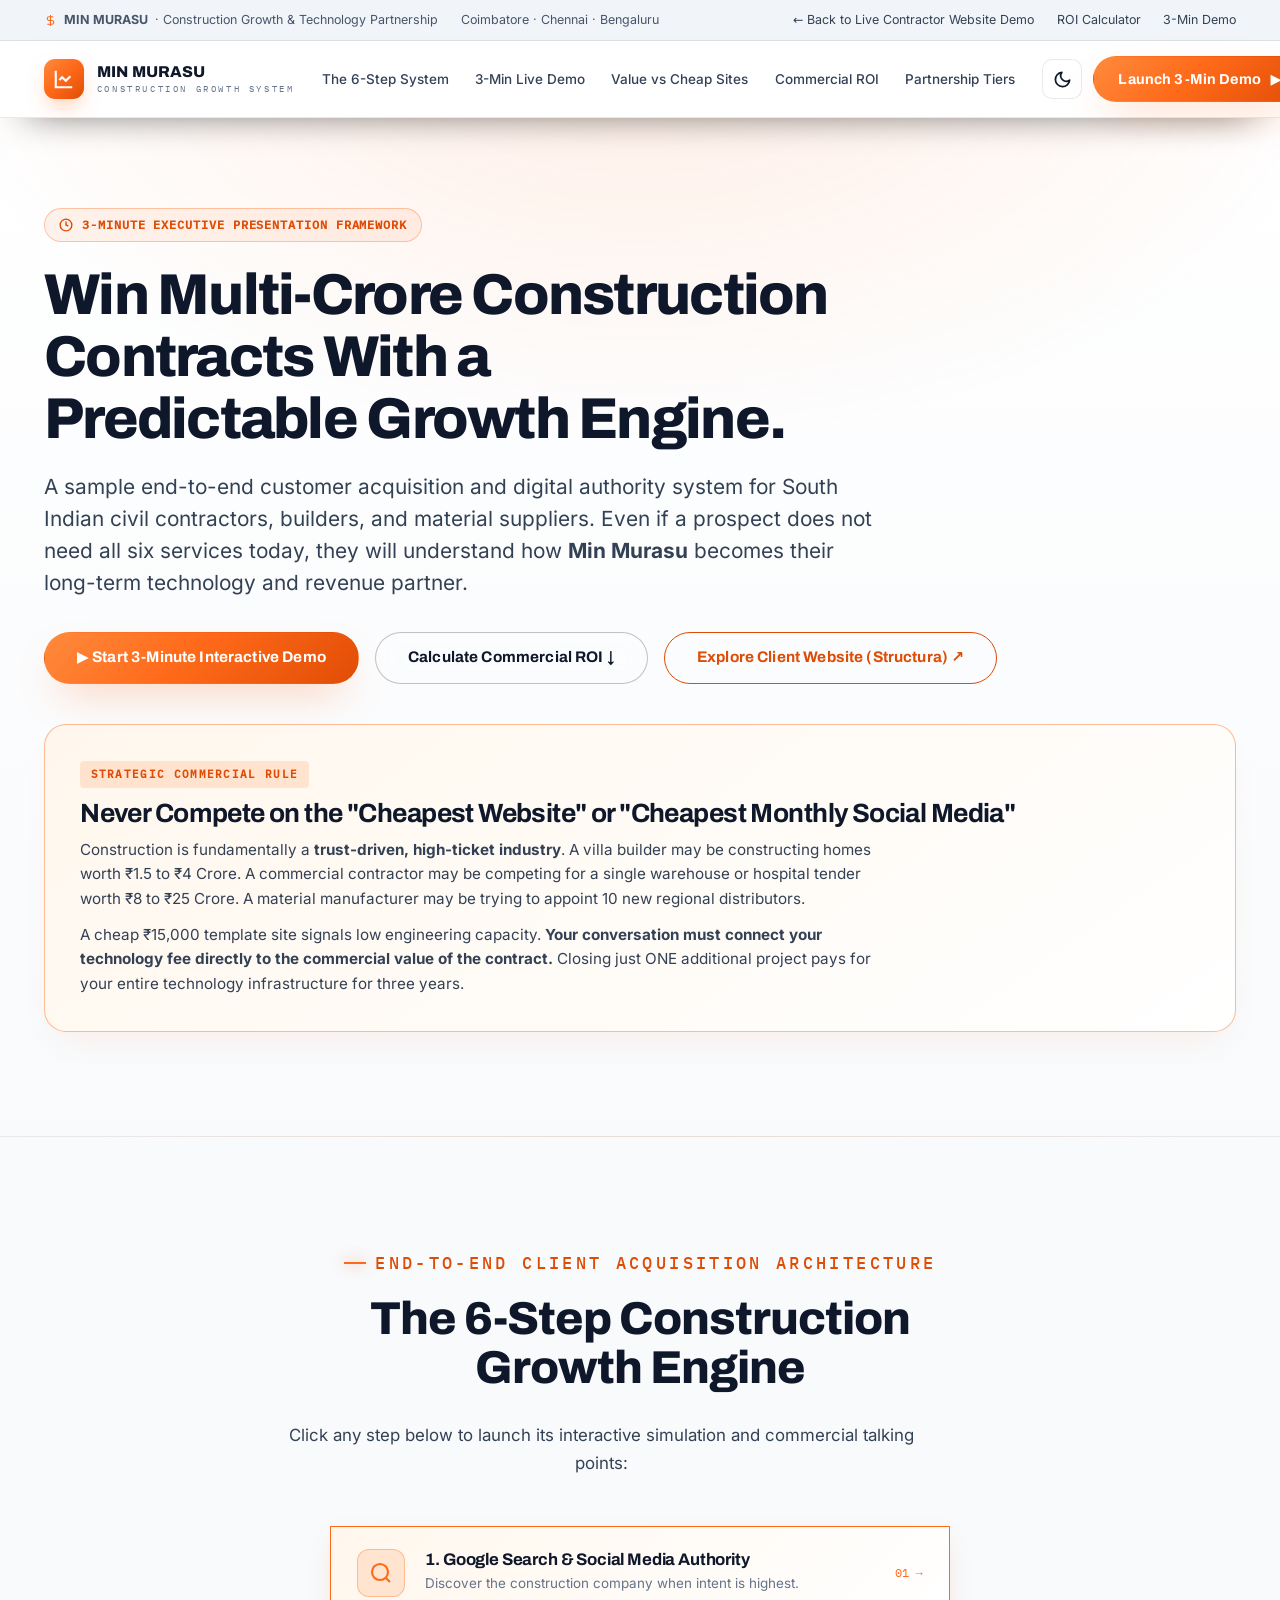
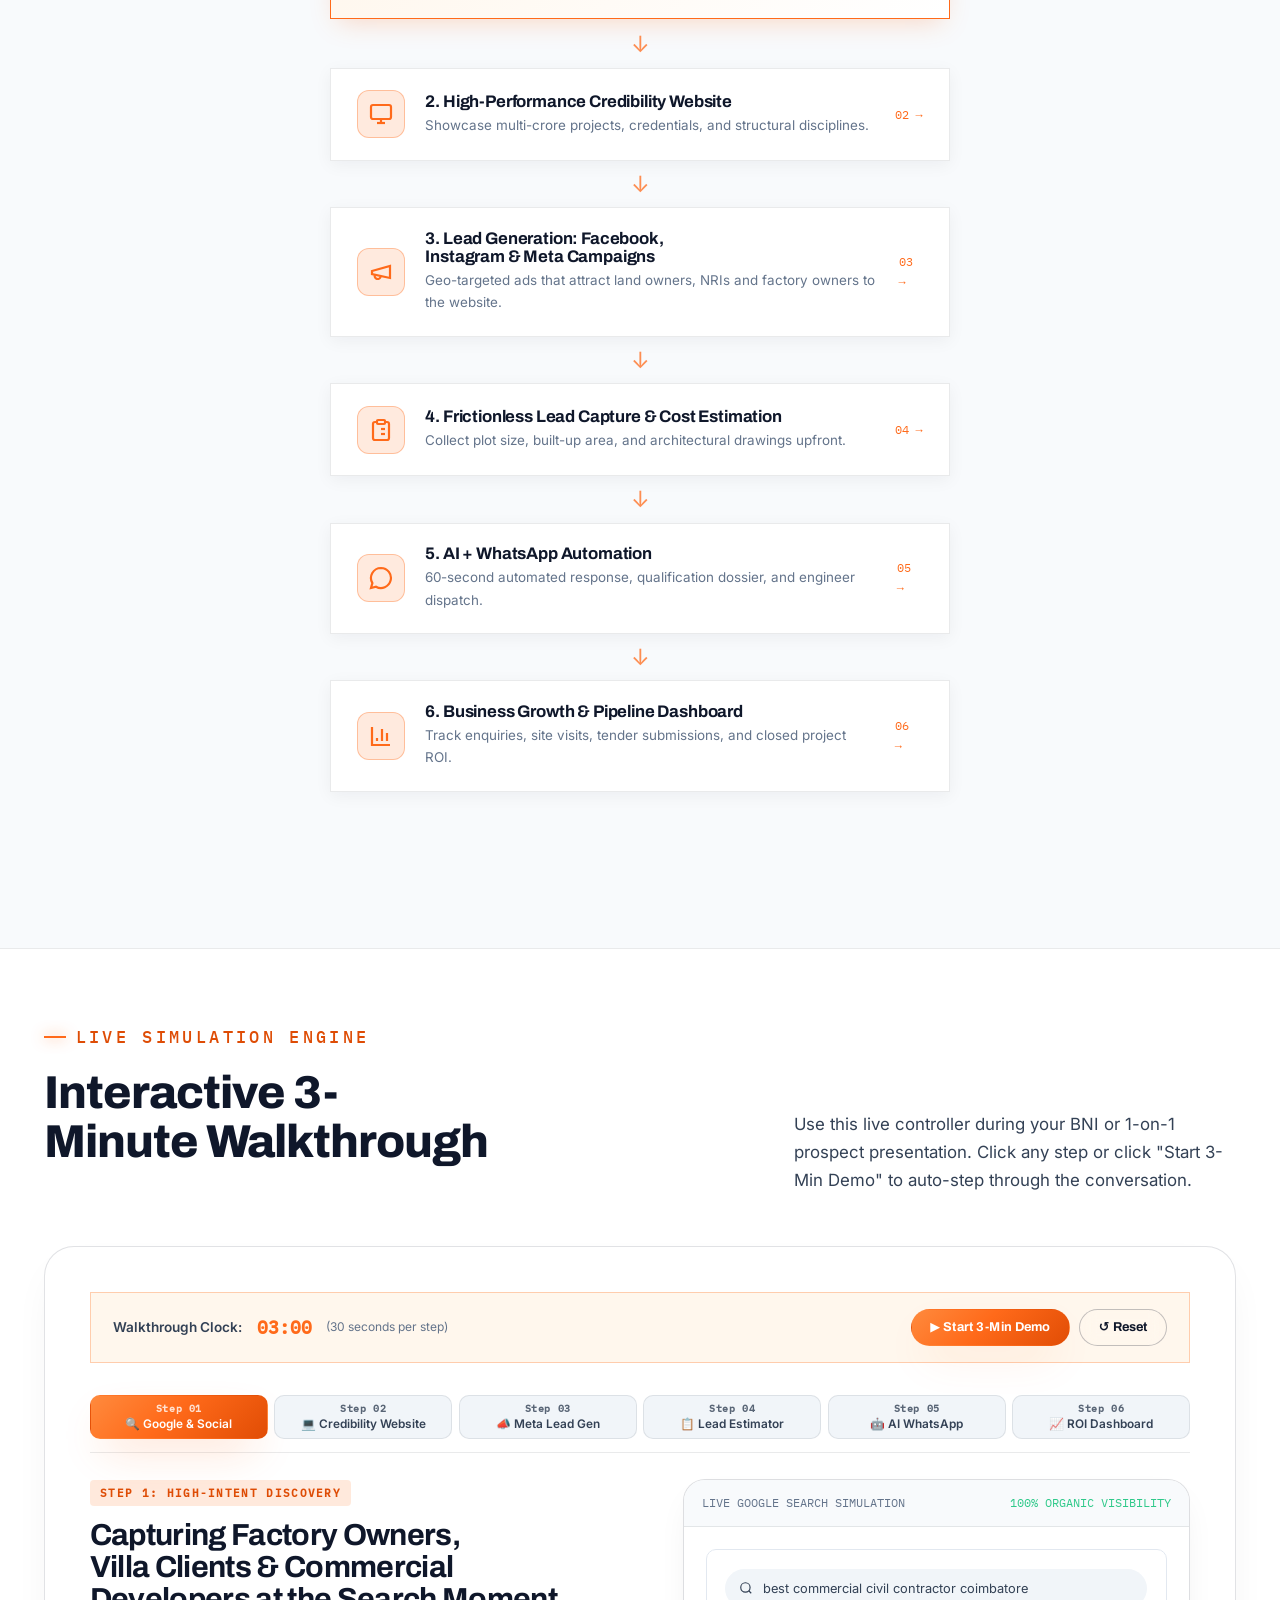
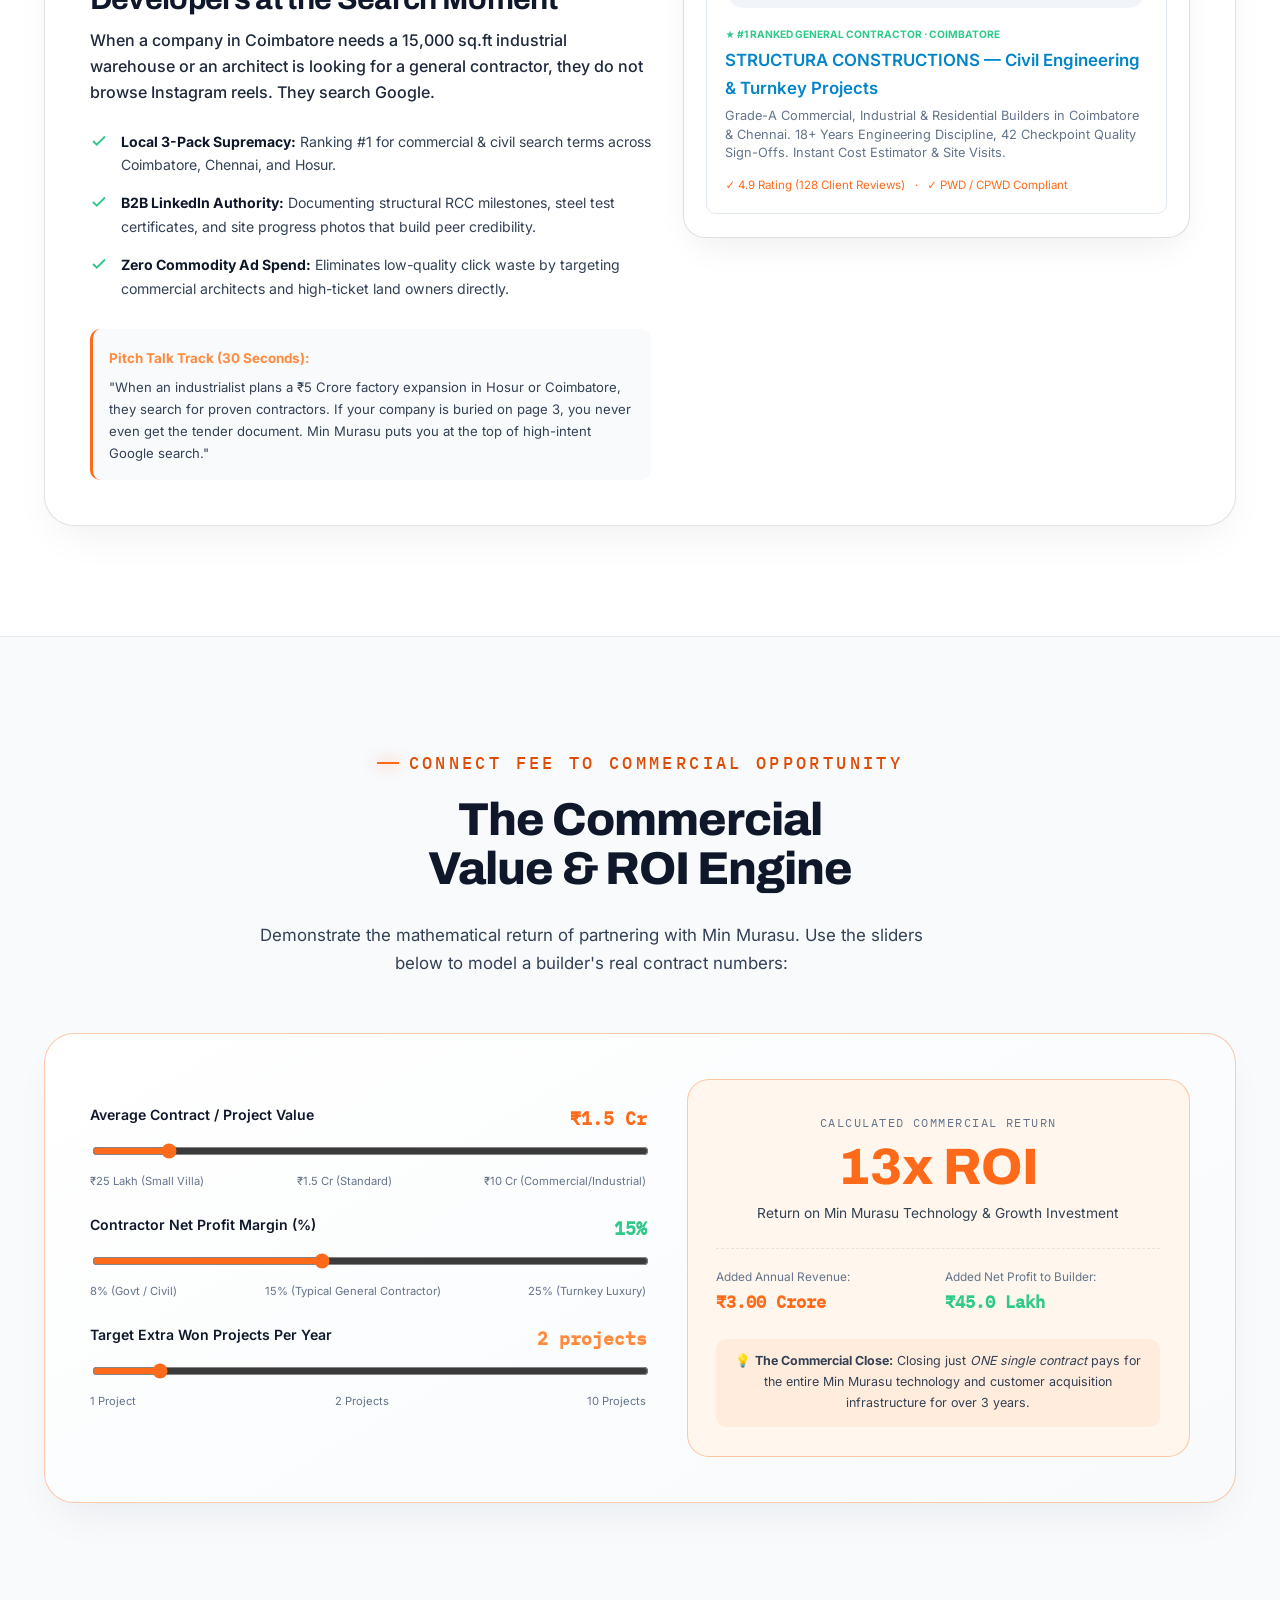
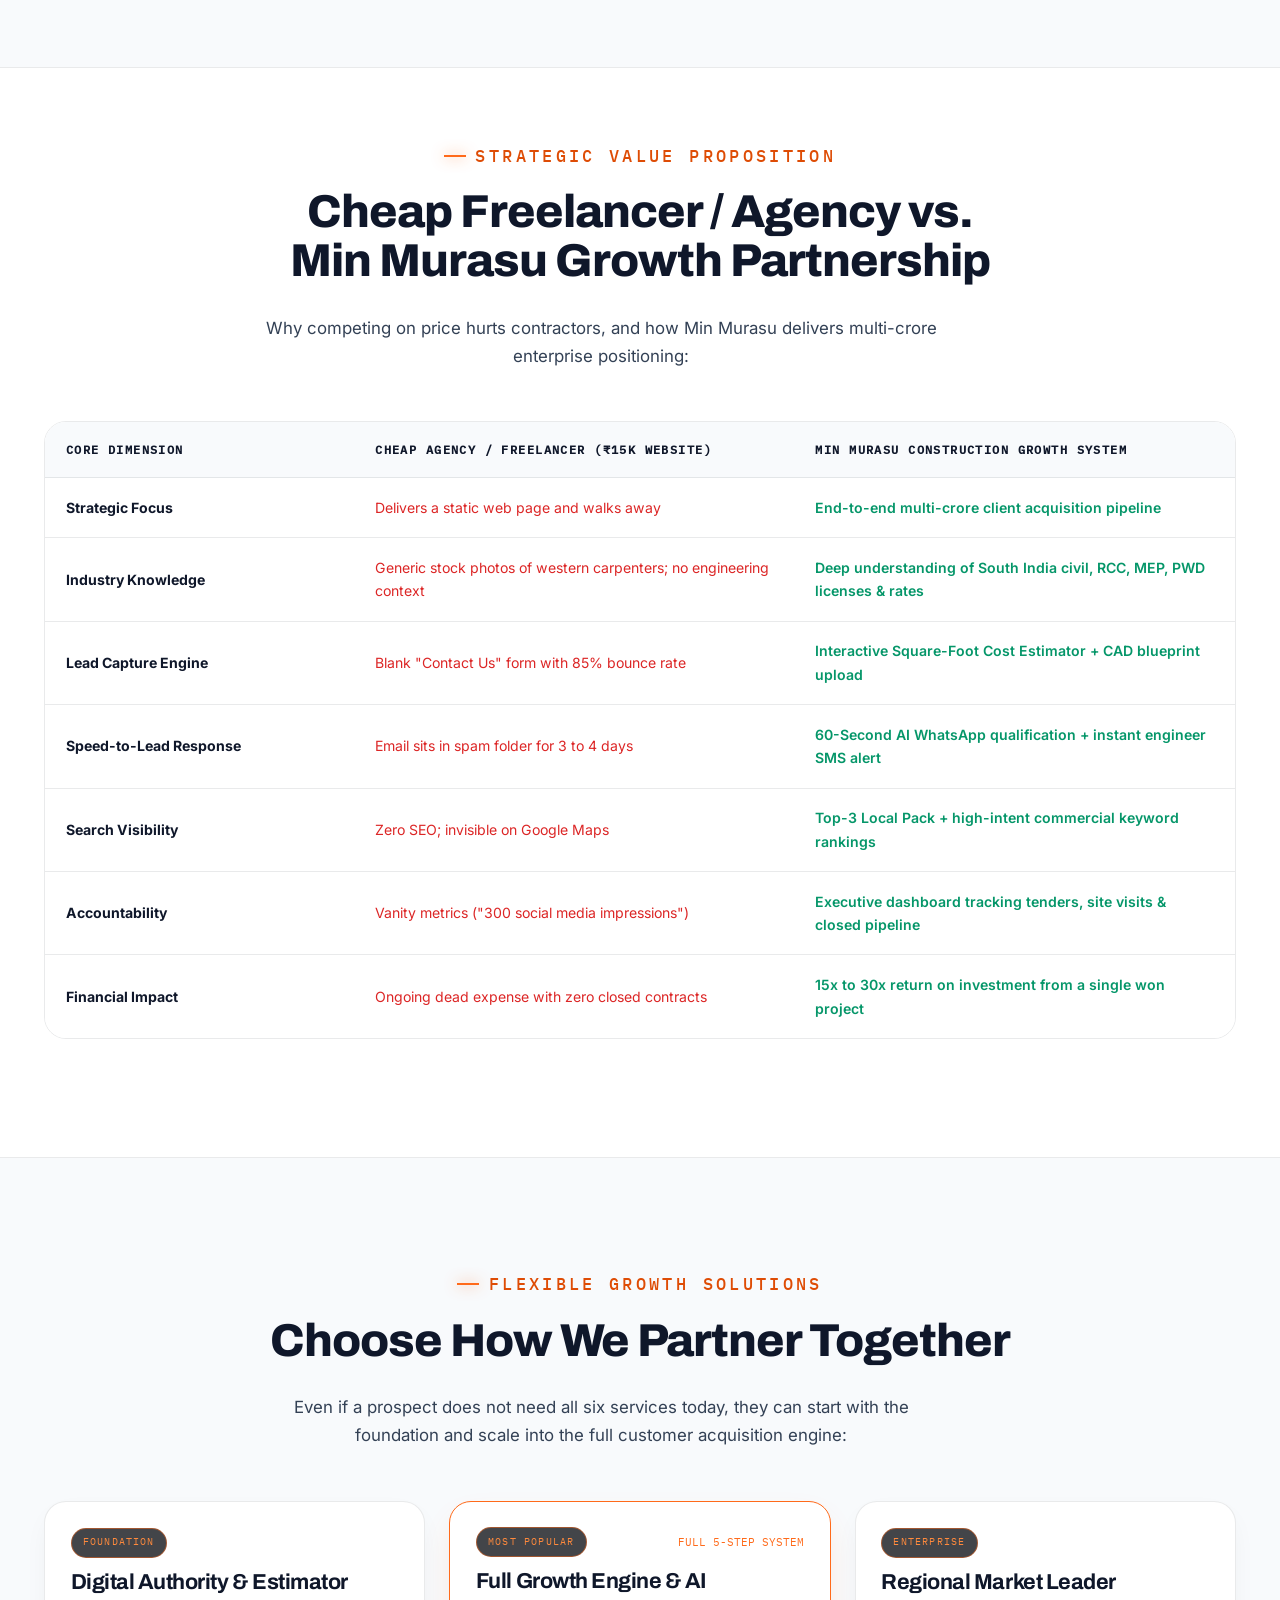
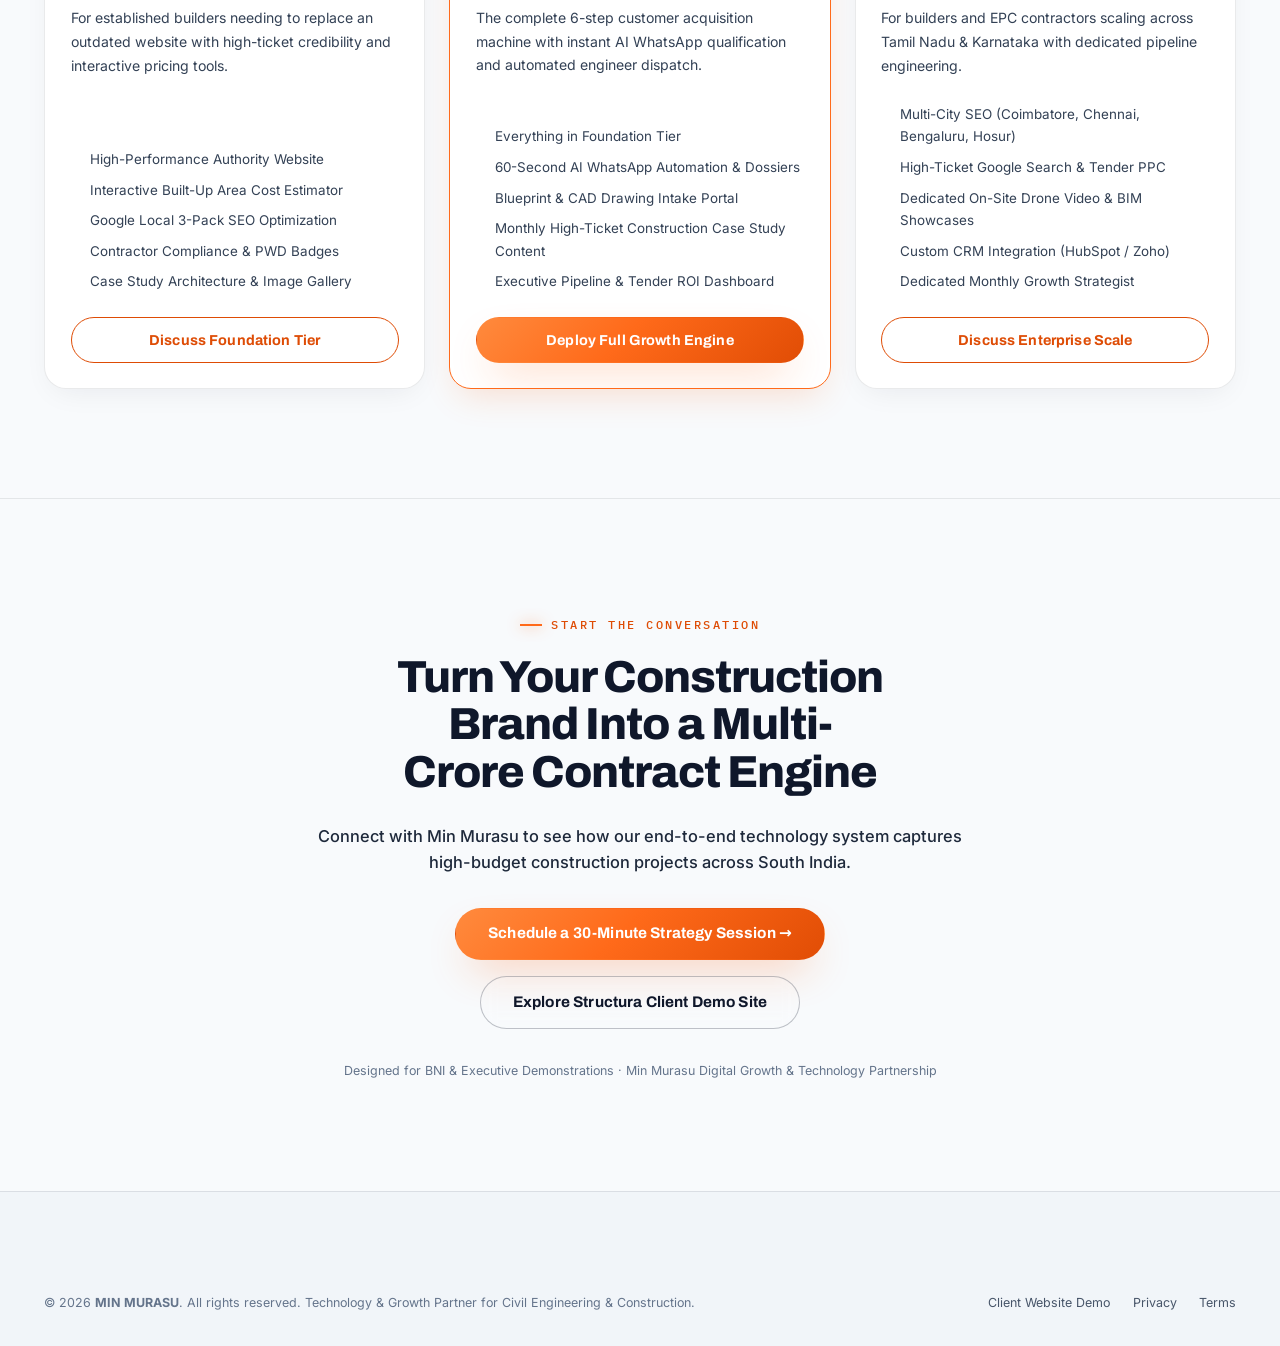
<file: growth-system.html>
<!DOCTYPE html>
<html lang="en">
<head>
<meta charset="utf-8">
<meta name="viewport" content="width=device-width, initial-scale=1">
<title>Min Murasu Construction Growth System | 3-Minute Executive Demo &amp; Commercial ROI Engine</title>
<meta name="description" content="End-to-end customer acquisition system for South Indian civil contractors, residential builders, and material suppliers. Showcase Google authority, credibility website, lead capture, AI WhatsApp qualification, and pipeline growth.">
<meta name="robots" content="index, follow">
<link rel="canonical" href="https://structuraconstructions.example/growth-system.html">
<meta name="theme-color" content="#070C14">
<link rel="icon" href="assets/img/favicon.svg" type="image/svg+xml">
<link rel="stylesheet" href="assets/css/styles.css">
<link rel="stylesheet" href="assets/css/growth-system.css">
<script>
  (function () {
    try {
      var saved = localStorage.getItem("structura-theme");
      if (saved === "light" || (!saved && window.matchMedia && window.matchMedia("(prefers-color-scheme: light)").matches)) {
        document.documentElement.setAttribute("data-theme", "light");
      }
    } catch (e) {}
    document.documentElement.classList.add("js");
  })();
</script>
</head>
<body>
<a class="skip-link" href="#main">Skip to main content</a>

<!-- ============================ TOP BAR ============================ -->
<div class="topbar">
  <div class="container topbar__inner">
    <div class="topbar__meta">
      <span>
        <svg width="13" height="13" viewBox="0 0 24 24" fill="none" stroke="currentColor" stroke-width="2" aria-hidden="true"><path d="M12 2v20M17 5H9.5a3.5 3.5 0 0 0 0 7h5a3.5 3.5 0 0 1 0 7H6"/></svg>
        <strong>MIN MURASU</strong> · Construction Growth &amp; Technology Partnership
      </span>
      <span>Coimbatore · Chennai · Bengaluru</span>
    </div>
    <div class="topbar__links">
      <a href="index.html">← Back to Live Contractor Website Demo</a>
      <a href="#roi">ROI Calculator</a>
      <a href="#demoWalkthrough">3-Min Demo</a>
    </div>
  </div>
</div>

<!-- ============================ NAVIGATION ============================ -->
<header class="nav is-stuck" id="nav">
  <div class="container nav__inner">
    <a class="brand" href="growth-system.html" aria-label="Min Murasu Construction Growth System">
      <span class="brand__mark" aria-hidden="true" style="background:var(--grad-orange)">
        <svg viewBox="0 0 24 24" fill="none" stroke="#fff" stroke-width="2.3">
          <path d="M3 3v18h18"/><path d="m19 9-5 5-4-4-3 3"/>
        </svg>
      </span>
      <span class="brand__text">
        <span class="brand__name">MIN MURASU</span>
        <span class="brand__sub">Construction Growth System</span>
      </span>
    </a>

    <nav class="nav__links" aria-label="Growth System Navigation">
      <a class="nav__link" href="#system">The 6-Step System</a>
      <a class="nav__link" href="#demoWalkthrough">3-Min Live Demo</a>
      <a class="nav__link" href="#philosophy">Value vs Cheap Sites</a>
      <a class="nav__link" href="#roi">Commercial ROI</a>
      <a class="nav__link" href="#tiers">Partnership Tiers</a>
    </nav>

    <div class="nav__actions">
      <button class="theme-toggle" id="themeToggle" type="button" aria-label="Switch between light and dark theme" title="Toggle theme">
        <span class="theme-toggle__icon theme-toggle__icon--sun" aria-hidden="true">
          <svg viewBox="0 0 24 24" fill="none" stroke="currentColor" stroke-width="2.2" stroke-linecap="round" stroke-linejoin="round"><circle cx="12" cy="12" r="5"/><line x1="12" y1="1" x2="12" y2="3"/><line x1="12" y1="21" x2="12" y2="23"/><line x1="4.22" y1="4.22" x2="5.64" y2="5.64"/><line x1="18.36" y1="18.36" x2="19.78" y2="19.78"/><line x1="1" y1="12" x2="3" y2="12"/><line x1="21" y1="12" x2="23" y2="12"/><line x1="4.22" y1="19.78" x2="5.64" y2="18.36"/><line x1="18.36" y1="5.64" x2="19.78" y2="4.22"/></svg>
        </span>
        <span class="theme-toggle__icon theme-toggle__icon--moon" aria-hidden="true">
          <svg viewBox="0 0 24 24" fill="none" stroke="currentColor" stroke-width="2.2" stroke-linecap="round" stroke-linejoin="round"><path d="M21 12.79A9 9 0 1 1 11.21 3 7 7 0 0 0 21 12.79z"/></svg>
        </span>
      </button>
      <a class="btn btn--primary nav__cta" href="#demoWalkthrough">
        <span class="nav__cta-label">Launch 3-Min Demo</span>
        <span aria-hidden="true">▶</span>
      </a>
    </div>
  </div>
</header>

<main id="main">

<!-- ============================ HERO SECTION ============================ -->
<section class="growth-hero" aria-labelledby="growth-title">
  <div class="container">
    <div class="growth-badge-strip">
      <svg width="14" height="14" viewBox="0 0 24 24" fill="none" stroke="currentColor" stroke-width="2.4" aria-hidden="true"><circle cx="12" cy="12" r="10"/><polyline points="12 6 12 12 16 14"/></svg>
      <span>3-Minute Executive Presentation Framework</span>
    </div>

    <h1 class="growth-hero__title" id="growth-title">
      Win Multi-Crore Construction Contracts With a Predictable Growth Engine.
    </h1>

    <p class="growth-hero__lead">
      A sample end-to-end customer acquisition and digital authority system for South Indian civil contractors, builders, and material suppliers. Even if a prospect does not need all six services today, they will understand how <strong>Min Murasu</strong> becomes their long-term technology and revenue partner.
    </p>

    <div style="display:flex;gap:1rem;flex-wrap:wrap;align-items:center">
      <a class="btn btn--primary btn--lg" href="#demoWalkthrough">
        ▶ Start 3-Minute Interactive Demo
      </a>
      <a class="btn btn--ghost btn--lg" href="#roi">
        Calculate Commercial ROI ↓
      </a>
      <a class="btn btn--outline btn--lg" href="index.html" target="_blank" rel="noopener">
        Explore Client Website (Structura) ↗
      </a>
    </div>

    <!-- Core Commercial Value Philosophy Banner -->
    <div class="advice-card" id="philosophy">
      <span class="advice-card__tag">Strategic Commercial Rule</span>
      <h3>Never Compete on the "Cheapest Website" or "Cheapest Monthly Social Media"</h3>
      <p>
        Construction is fundamentally a <strong>trust-driven, high-ticket industry</strong>. A villa builder may be constructing homes worth ₹1.5 to ₹4 Crore. A commercial contractor may be competing for a single warehouse or hospital tender worth ₹8 to ₹25 Crore. A material manufacturer may be trying to appoint 10 new regional distributors.
      </p>
      <p style="margin-top:.75rem">
        A cheap ₹15,000 template site signals low engineering capacity. <strong>Your conversation must connect your technology fee directly to the commercial value of the contract.</strong> Closing just ONE additional project pays for your entire technology infrastructure for three years.
      </p>
    </div>
  </div>
</section>

<!-- ============================ 5-STEP SYSTEM FLOWCHART ============================ -->
<section class="section" id="system" aria-labelledby="flow-title">
  <div class="container">
    <div class="section-head text-center" style="max-width:760px;margin-inline:auto">
      <p class="eyebrow">End-to-End Client Acquisition Architecture</p>
      <h2 id="flow-title">The 6-Step Construction Growth Engine</h2>
      <p>Click any step below to launch its interactive simulation and commercial talking points:</p>
    </div>

    <div class="system-diagram">
      <!-- Step 1 -->
      <div class="system-node is-active" data-step="1" role="button" tabindex="0" aria-label="Step 1: Google Search and Social Media">
        <div class="system-node__icon">
          <svg viewBox="0 0 24 24" fill="none" stroke="currentColor" stroke-width="2.2" aria-hidden="true"><circle cx="11" cy="11" r="8"/><path d="m21 21-4.3-4.3"/></svg>
        </div>
        <div class="system-node__text">
          <h4>1. Google Search &amp; Social Media Authority</h4>
          <p>Discover the construction company when intent is highest.</p>
        </div>
        <div style="margin-left:auto;font-family:var(--font-mono);font-size:.74rem;color:var(--orange)">01 →</div>
      </div>

      <div class="system-arrow">↓</div>

      <!-- Step 2 -->
      <div class="system-node" data-step="2" role="button" tabindex="0" aria-label="Step 2: Professional Website">
        <div class="system-node__icon">
          <svg viewBox="0 0 24 24" fill="none" stroke="currentColor" stroke-width="2.2" aria-hidden="true"><rect width="20" height="14" x="2" y="3" rx="2"/><line x1="8" x2="16" y1="21" y2="21"/><line x1="12" x2="12" y1="17" y2="21"/></svg>
        </div>
        <div class="system-node__text">
          <h4>2. High-Performance Credibility Website</h4>
          <p>Showcase multi-crore projects, credentials, and structural disciplines.</p>
        </div>
        <div style="margin-left:auto;font-family:var(--font-mono);font-size:.74rem;color:var(--orange)">02 →</div>
      </div>

      <div class="system-arrow">↓</div>

      <!-- Step 3 -->
      <!-- Step 3: Meta Lead Generation -->
      <div class="system-node" data-step="3" role="button" tabindex="0" aria-label="Step 3: Meta Ads Lead Generation">
        <div class="system-node__icon">
          <svg viewBox="0 0 24 24" fill="none" stroke="currentColor" stroke-width="2.2" aria-hidden="true"><path d="m3 11 18-5v12L3 14v-3z"/><path d="M11.6 16.8a3 3 0 1 1-5.8-1.6"/></svg>
        </div>
        <div class="system-node__text">
          <h4>3. Lead Generation: Facebook, Instagram &amp; Meta Campaigns</h4>
          <p>Geo-targeted ads that attract land owners, NRIs and factory owners to the website.</p>
        </div>
        <div style="margin-left:auto;font-family:var(--font-mono);font-size:.74rem;color:var(--orange)">03 →</div>
      </div>

      <div class="system-arrow">↓</div>

      <!-- Step 4 -->
      <div class="system-node" data-step="4" role="button" tabindex="0" aria-label="Step 4: Lead Capture">
        <div class="system-node__icon">
          <svg viewBox="0 0 24 24" fill="none" stroke="currentColor" stroke-width="2.2" aria-hidden="true"><rect width="8" height="4" x="8" y="2" rx="1" ry="1"/><path d="M16 4h2a2 2 0 0 1 2 2v14a2 2 0 0 1-2 2H6a2 2 0 0 1-2-2V6a2 2 0 0 1 2-2h2"/><path d="M12 11h4"/><path d="M12 16h4"/><path d="M8 11h.01"/><path d="M8 16h.01"/></svg>
        </div>
        <div class="system-node__text">
          <h4>4. Frictionless Lead Capture &amp; Cost Estimation</h4>
          <p>Collect plot size, built-up area, and architectural drawings upfront.</p>
        </div>
        <div style="margin-left:auto;font-family:var(--font-mono);font-size:.74rem;color:var(--orange)">04 →</div>
      </div>

      <div class="system-arrow">↓</div>

      <!-- Step 4 -->
      <div class="system-node" data-step="5" role="button" tabindex="0" aria-label="Step 5: AI and WhatsApp Automation">
        <div class="system-node__icon">
          <svg viewBox="0 0 24 24" fill="none" stroke="currentColor" stroke-width="2.2" aria-hidden="true"><path d="M12 2a10 10 0 0 0-8.6 15.1L2 22l5-1.3A10 10 0 1 0 12 2Z"/></svg>
        </div>
        <div class="system-node__text">
          <h4>5. AI + WhatsApp Automation</h4>
          <p>60-second automated response, qualification dossier, and engineer dispatch.</p>
        </div>
        <div style="margin-left:auto;font-family:var(--font-mono);font-size:.74rem;color:var(--orange)">05 →</div>
      </div>

      <div class="system-arrow">↓</div>

      <!-- Step 5 -->
      <div class="system-node" data-step="6" role="button" tabindex="0" aria-label="Step 6: Business Growth Dashboard">
        <div class="system-node__icon">
          <svg viewBox="0 0 24 24" fill="none" stroke="currentColor" stroke-width="2.2" aria-hidden="true"><path d="M3 3v18h18"/><path d="M18 17V9"/><path d="M13 17V5"/><path d="M8 17v-3"/></svg>
        </div>
        <div class="system-node__text">
          <h4>6. Business Growth &amp; Pipeline Dashboard</h4>
          <p>Track enquiries, site visits, tender submissions, and closed project ROI.</p>
        </div>
        <div style="margin-left:auto;font-family:var(--font-mono);font-size:.74rem;color:var(--orange)">06 →</div>
      </div>
    </div>
  </div>
</section>

<!-- ============================ 3-MINUTE INTERACTIVE LIVE DEMO ============================ -->
<section class="section section--tight" id="demoWalkthrough" aria-labelledby="demo-title" style="background:var(--ink-900);border-block:1px solid var(--line)">
  <div class="container">
    <div class="section-head section-head--split">
      <div>
        <p class="eyebrow">Live Simulation Engine</p>
        <h2 id="demo-title">Interactive 3-Minute Walkthrough</h2>
      </div>
      <p>Use this live controller during your BNI or 1-on-1 prospect presentation. Click any step or click "Start 3-Min Demo" to auto-step through the conversation.</p>
    </div>

    <div class="demo-box">
      <!-- Presentation Controller Bar -->
      <div class="preso-bar">
        <div class="preso-bar__info">
          <span style="font-size:.85rem;color:var(--text-2);font-weight:600">Walkthrough Clock:</span>
          <span class="preso-timer" id="presoTimer">03:00</span>
          <span class="muted" style="font-size:.75rem">(30 seconds per step)</span>
        </div>
        <div style="display:flex;gap:.6rem;align-items:center">
          <button type="button" class="btn btn--primary btn--sm" id="presoTimerBtn">▶ Start 3-Min Demo</button>
          <button type="button" class="btn btn--ghost btn--sm" id="presoTimerReset">↺ Reset</button>
        </div>
      </div>

      <!-- Step Navigation Tabs -->
      <div class="demo-nav-tabs" role="tablist" aria-label="Growth steps">
        <button type="button" class="demo-tab-btn is-active" data-step="1" role="tab" aria-selected="true"><span class="step-num">Step 01</span> 🔍 Google &amp; Social</button>
        <button type="button" class="demo-tab-btn" data-step="2" role="tab" aria-selected="false"><span class="step-num">Step 02</span> 💻 Credibility Website</button>
        <button type="button" class="demo-tab-btn" data-step="3" role="tab" aria-selected="false"><span class="step-num">Step 03</span> 📣 Meta Lead Gen</button>
        <button type="button" class="demo-tab-btn" data-step="4" role="tab" aria-selected="false"><span class="step-num">Step 04</span> 📋 Lead Estimator</button>
        <button type="button" class="demo-tab-btn" data-step="5" role="tab" aria-selected="false"><span class="step-num">Step 05</span> 🤖 AI WhatsApp</button>
        <button type="button" class="demo-tab-btn" data-step="6" role="tab" aria-selected="false"><span class="step-num">Step 06</span> 📈 ROI Dashboard</button>
      </div>

      <!-- STEP 1 PANEL -->
      <div class="demo-stage demo-stage-panel is-active" data-step="1">
        <div class="stage-content">
          <span class="advice-card__tag">Step 1: High-Intent Discovery</span>
          <h3>Capturing Factory Owners, Villa Clients &amp; Commercial Developers at the Search Moment</h3>
          <p class="lead">When a company in Coimbatore needs a 15,000 sq.ft industrial warehouse or an architect is looking for a general contractor, they do not browse Instagram reels. They search Google.</p>

          <div class="value-points">
            <div class="value-point">
              <svg viewBox="0 0 24 24" fill="none" stroke="currentColor" stroke-width="2.5"><polyline points="20 6 9 17 4 12"/></svg>
              <span><b>Local 3-Pack Supremacy:</b> Ranking #1 for commercial &amp; civil search terms across Coimbatore, Chennai, and Hosur.</span>
            </div>
            <div class="value-point">
              <svg viewBox="0 0 24 24" fill="none" stroke="currentColor" stroke-width="2.5"><polyline points="20 6 9 17 4 12"/></svg>
              <span><b>B2B LinkedIn Authority:</b> Documenting structural RCC milestones, steel test certificates, and site progress photos that build peer credibility.</span>
            </div>
            <div class="value-point">
              <svg viewBox="0 0 24 24" fill="none" stroke="currentColor" stroke-width="2.5"><polyline points="20 6 9 17 4 12"/></svg>
              <span><b>Zero Commodity Ad Spend:</b> Eliminates low-quality click waste by targeting commercial architects and high-ticket land owners directly.</span>
            </div>
          </div>

          <div style="padding:1rem;background:rgba(255,255,255,.03);border-radius:var(--radius-sm);border-left:3px solid var(--orange)">
            <strong style="color:var(--orange-2);font-size:.84rem">Pitch Talk Track (30 Seconds):</strong>
            <p style="font-size:.82rem;color:var(--text-2);margin:0;margin-top:.3rem">
              "When an industrialist plans a ₹5 Crore factory expansion in Hosur or Coimbatore, they search for proven contractors. If your company is buried on page 3, you never even get the tender document. Min Murasu puts you at the top of high-intent Google search."
            </p>
          </div>
        </div>

        <div class="sim-card">
          <div class="sim-card__header">
            <span>LIVE GOOGLE SEARCH SIMULATION</span>
            <span style="color:var(--green)">100% ORGANIC VISIBILITY</span>
          </div>
          <div class="sim-card__body">
            <div class="serp-mockup">
              <div class="serp-query">
                <svg width="14" height="14" viewBox="0 0 24 24" fill="none" stroke="currentColor" stroke-width="2"><circle cx="11" cy="11" r="8"/><path d="m21 21-4.3-4.3"/></svg>
                <span>best commercial civil contractor coimbatore</span>
              </div>
              <div class="serp-result">
                <div class="serp-result__badge">★ #1 Ranked General Contractor · Coimbatore</div>
                <div class="serp-result__title">STRUCTURA CONSTRUCTIONS — Civil Engineering &amp; Turnkey Projects</div>
                <div class="serp-result__desc">
                  Grade-A Commercial, Industrial &amp; Residential Builders in Coimbatore &amp; Chennai. 18+ Years Engineering Discipline, 42 Checkpoint Quality Sign-Offs. Instant Cost Estimator &amp; Site Visits.
                </div>
                <div style="display:flex;gap:.6rem;margin-top:.8rem;font-size:.72rem;color:var(--orange)">
                  <span>✓ 4.9 Rating (128 Client Reviews)</span> · <span>✓ PWD / CPWD Compliant</span>
                </div>
              </div>
            </div>
          </div>
        </div>
      </div>

      <!-- STEP 2 PANEL -->
      <div class="demo-stage demo-stage-panel" data-step="2" style="display:none">
        <div class="stage-content">
          <span class="advice-card__tag">Step 2: Authority &amp; Credibility</span>
          <h3>A Digital Asset That Signals Institutional Capacity, Not a Cheap Brochure</h3>
          <p class="lead">In high-ticket construction, an enterprise client or villa owner reviews your website before the first face-to-face meeting. A sluggish, cheap template kills the deal immediately.</p>

          <div class="value-points">
            <div class="value-point">
              <svg viewBox="0 0 24 24" fill="none" stroke="currentColor" stroke-width="2.5"><polyline points="20 6 9 17 4 12"/></svg>
              <span><b>Engineering-First Copywriting:</b> Written with structural integrity, RCC grades, soil tests, and milestone schedules—not generic buzzwords.</span>
            </div>
            <div class="value-point">
              <svg viewBox="0 0 24 24" fill="none" stroke="currentColor" stroke-width="2.5"><polyline points="20 6 9 17 4 12"/></svg>
              <span><b>Verified Contractor Compliance:</b> Showcases PWD/CPWD contractor registration, ISO 9001 quality audits, and safety certifications.</span>
            </div>
            <div class="value-point">
              <svg viewBox="0 0 24 24" fill="none" stroke="currentColor" stroke-width="2.5"><polyline points="20 6 9 17 4 12"/></svg>
              <span><b>Blazing Performance &amp; Dark/Light Mode:</b> Loads under 1 second on mobile networks on site, providing an executive-grade experience.</span>
            </div>
          </div>

          <div style="padding:1rem;background:rgba(255,255,255,.03);border-radius:var(--radius-sm);border-left:3px solid var(--orange)">
            <strong style="color:var(--orange-2);font-size:.84rem">Pitch Talk Track (30 Seconds):</strong>
            <p style="font-size:.82rem;color:var(--text-2);margin:0;margin-top:.3rem">
              "Notice how our demo site Structura Constructions is built. It features structural case studies with soil depth, column grids, and delivery programmes. When a client lands here, they perceive you as a ₹100 Crore enterprise, not a one-man contractor."
            </p>
          </div>
        </div>

        <div class="sim-card">
          <div class="sim-card__header">
            <span>LIVE AUDIT &amp; PERFORMANCE BENCHMARK</span>
            <span style="color:var(--green)">LIGHTHOUSE: 99 / 100</span>
          </div>
          <div class="sim-card__body">
            <div style="display:grid;grid-template-columns:repeat(3, 1fr);gap:.6rem;text-align:center;margin-bottom:1.2rem">
              <div style="background:rgba(255,255,255,.03);padding:.8rem;border-radius:var(--radius-sm);border:1px solid var(--line)">
                <div style="font-size:1.6rem;font-weight:800;color:var(--green)">0.7s</div>
                <span style="font-size:.7rem;color:var(--text-3)">LCP Load Time</span>
              </div>
              <div style="background:rgba(255,255,255,.03);padding:.8rem;border-radius:var(--radius-sm);border:1px solid var(--line)">
                <div style="font-size:1.6rem;font-weight:800;color:var(--orange)">4</div>
                <span style="font-size:.7rem;color:var(--text-3)">Operating Cities</span>
              </div>
              <div style="background:rgba(255,255,255,.03);padding:.8rem;border-radius:var(--radius-sm);border:1px solid var(--line)">
                <div style="font-size:1.6rem;font-weight:800;color:var(--orange-2)">100%</div>
                <span style="font-size:.7rem;color:var(--text-3)">Mobile Responsive</span>
              </div>
            </div>
            <div style="border:1px dashed var(--line);padding:1rem;border-radius:var(--radius-sm);font-size:.84rem;color:var(--text-2)">
              <strong>Trust Assets Included:</strong>
              <ul style="margin:0;padding-left:1.2rem;margin-top:.4rem;font-size:.8rem;display:grid;gap:.25rem">
                <li>Government PWD / Class-1 Civil License Showcase</li>
                <li>Interactive 6-Category Project Case Study Drawers</li>
                <li>Independent Laboratory Concrete Cube Testing Protocol</li>
              </ul>
            </div>
          </div>
        </div>
      </div>

      <!-- STEP 3 PANEL: META LEAD GENERATION -->
      <div class="demo-stage demo-stage-panel" data-step="3" style="display:none">
        <div class="stage-content">
          <span class="advice-card__tag">Step 3: Paid Attraction &amp; Lead Generation</span>
          <h3>Facebook, Instagram &amp; Meta Campaigns That Attract Serious Builders' Clients</h3>
          <p class="lead">Google captures people already searching. Meta campaigns reach the much larger group who own land, have the budget, and haven't started searching yet — and send them to the credibility website.</p>

          <div class="value-points">
            <div class="value-point">
              <svg viewBox="0 0 24 24" fill="none" stroke="currentColor" stroke-width="2.5"><polyline points="20 6 9 17 4 12"/></svg>
              <span><b>Hyper-Local Geo Targeting:</b> 15–25 km radius around Coimbatore, Hosur or Chennai growth corridors, plus NRI audiences in the Gulf, Singapore and the US planning homes back in Tamil Nadu.</span>
            </div>
            <div class="value-point">
              <svg viewBox="0 0 24 24" fill="none" stroke="currentColor" stroke-width="2.5"><polyline points="20 6 9 17 4 12"/></svg>
              <span><b>Proof-First Creatives:</b> Instagram Reels of real site progress, drone walkthroughs, before/after handovers and carousel case studies — not stock-photo posters.</span>
            </div>
            <div class="value-point">
              <svg viewBox="0 0 24 24" fill="none" stroke="currentColor" stroke-width="2.5"><polyline points="20 6 9 17 4 12"/></svg>
              <span><b>Qualified Meta Lead Forms:</b> Instant forms ask for plot size, location, budget band and timeline, so junk enquiries are filtered out before they reach your team.</span>
            </div>
            <div class="value-point">
              <svg viewBox="0 0 24 24" fill="none" stroke="currentColor" stroke-width="2.5"><polyline points="20 6 9 17 4 12"/></svg>
              <span><b>Retargeting Funnel:</b> Visitors who viewed projects or the cost estimator but didn't enquire see testimonial and case-study ads for the next 30 days.</span>
            </div>
          </div>

          <div style="padding:1rem;background:rgba(255,255,255,.03);border-radius:var(--radius-sm);border-left:3px solid var(--orange)">
            <strong style="color:var(--orange-2);font-size:.84rem">Pitch Talk Track (30 Seconds):</strong>
            <p style="font-size:.82rem;color:var(--text-2);margin:0;margin-top:.3rem">
              "A family planning a ₹1.2 Crore villa usually owns the land 12 to 18 months before they search for a builder. Meta campaigns put your site progress videos in front of them during that window. When they're ready, you're the builder they already trust."
            </p>
          </div>
        </div>

        <div class="sim-card">
          <div class="sim-card__header">
            <span>LIVE META CAMPAIGN PREVIEW</span>
            <span style="color:var(--green)">FB · IG · REELS · RETARGETING</span>
          </div>
          <div class="sim-card__body">
            <!-- Sponsored Instagram / Facebook ad mockup -->
            <div style="border:1px solid var(--line);border-radius:var(--radius-sm);overflow:hidden;margin-bottom:1rem">
              <div style="display:flex;align-items:center;gap:.6rem;padding:.65rem .8rem">
                <span class="avatar" style="width:30px;height:30px;font-size:.7rem">SC</span>
                <div style="line-height:1.2">
                  <strong style="font-size:.8rem">structura.constructions</strong>
                  <span style="display:block;font-size:.66rem;color:var(--text-3)">Sponsored · Coimbatore</span>
                </div>
              </div>
              <div style="position:relative;aspect-ratio:16/9;background:linear-gradient(135deg,#1E293B,#0F172A)">
                <img src="assets/img/project-villa.jpg" alt="Sample villa project used in ad creative" loading="lazy" style="width:100%;height:100%;object-fit:cover;opacity:.85">
                <span style="position:absolute;left:.6rem;bottom:.6rem;background:rgba(0,0,0,.7);color:#fff;font-size:.68rem;padding:.25rem .55rem;border-radius:4px">▶ Reel · 4,800 sq.ft villa — slab to handover</span>
              </div>
              <div style="padding:.7rem .8rem;font-size:.78rem;color:var(--text-2)">
                Own a plot in Coimbatore? See how we built this 4,800 sq.ft villa in 14 months — with weekly engineer reports. Get your free cost estimate.
              </div>
              <div style="display:flex;justify-content:space-between;align-items:center;padding:.6rem .8rem;border-top:1px solid var(--line);font-size:.74rem">
                <span style="color:var(--text-3)">structuraconstructions.example</span>
                <span class="btn btn--primary btn--sm" style="pointer-events:none;padding:.35rem .75rem">Get Estimate</span>
              </div>
            </div>

            <!-- Campaign metrics (sample) -->
            <div style="display:grid;grid-template-columns:repeat(3,1fr);gap:.5rem;text-align:center">
              <div style="background:rgba(255,255,255,.03);padding:.7rem .4rem;border-radius:var(--radius-sm);border:1px solid var(--line)">
                <div style="font-size:1.15rem;font-weight:800;color:var(--orange);font-family:var(--font-mono)">1.8L</div>
                <span style="font-size:.66rem;color:var(--text-3)">Local reach / mo</span>
              </div>
              <div style="background:rgba(255,255,255,.03);padding:.7rem .4rem;border-radius:var(--radius-sm);border:1px solid var(--line)">
                <div style="font-size:1.15rem;font-weight:800;color:var(--green);font-family:var(--font-mono)">62</div>
                <span style="font-size:.66rem;color:var(--text-3)">Qualified leads</span>
              </div>
              <div style="background:rgba(255,255,255,.03);padding:.7rem .4rem;border-radius:var(--radius-sm);border:1px solid var(--line)">
                <div style="font-size:1.15rem;font-weight:800;color:var(--orange-2);font-family:var(--font-mono)">₹480</div>
                <span style="font-size:.66rem;color:var(--text-3)">Cost / lead</span>
              </div>
            </div>
            <p style="font-size:.68rem;color:var(--text-3);margin:.6rem 0 0;text-align:center">Sample illustrative figures for demonstration.</p>
          </div>
        </div>
      </div>

      <!-- STEP 4 PANEL -->
      <div class="demo-stage demo-stage-panel" data-step="4" style="display:none">
        <div class="stage-content">
          <span class="advice-card__tag">Step 4: Intent &amp; Conversion</span>
          <h3>Frictionless Square-Foot Cost Estimator &amp; Blueprint Upload</h3>
          <p class="lead">Generic contact forms with 10 empty text boxes have an 85% drop-off. Serious clients want to know indicative construction costs for their plot size.</p>

          <div class="value-points">
            <div class="value-point">
              <svg viewBox="0 0 24 24" fill="none" stroke="currentColor" stroke-width="2.5"><polyline points="20 6 9 17 4 12"/></svg>
              <span><b>Interactive Built-Up Area Sliders:</b> Pre-configured with realistic South India civil rates (Standard RCC ₹1,950, Premium ₹2,550, Luxury ₹3,450/sq.ft).</span>
            </div>
            <div class="value-point">
              <svg viewBox="0 0 24 24" fill="none" stroke="currentColor" stroke-width="2.5"><polyline points="20 6 9 17 4 12"/></svg>
              <span><b>CAD Drawing &amp; Floor Plan Intake:</b> Direct WhatsApp integration allows architects and clients to send blueprints in one tap.</span>
            </div>
            <div class="value-point">
              <svg viewBox="0 0 24 24" fill="none" stroke="currentColor" stroke-width="2.5"><polyline points="20 6 9 17 4 12"/></svg>
              <span><b>Budget &amp; Stage Qualification:</b> Separates concept dreamers from land-ready, funded project developers before your site engineers take a call.</span>
            </div>
          </div>

          <div style="padding:1rem;background:rgba(255,255,255,.03);border-radius:var(--radius-sm);border-left:3px solid var(--orange)">
            <strong style="color:var(--orange-2);font-size:.84rem">Pitch Talk Track (30 Seconds):</strong>
            <p style="font-size:.82rem;color:var(--text-2);margin:0;margin-top:.3rem">
              "Instead of asking for their name and waiting, our built-in Cost Estimator gives the client an immediate estimate range for their 2,500 sq.ft villa or 10,000 sq.ft commercial space. They self-qualify their budget before your team even picks up the phone."
            </p>
          </div>
        </div>

        <div class="sim-card">
          <div class="sim-card__header">
            <span>LIVE COST ESTIMATOR PREVIEW</span>
            <span style="color:var(--orange)">INTERACTIVE DEMO</span>
          </div>
          <div class="sim-card__body">
            <div style="background:rgba(255,255,255,.02);padding:1.2rem;border-radius:var(--radius-sm);border:1px solid var(--line)">
              <div style="display:flex;justify-content:space-between;margin-bottom:.4rem;font-size:.82rem;font-weight:600">
                <span>Built-Up Area:</span>
                <span style="color:var(--orange);font-family:var(--font-mono)">3,200 sq.ft</span>
              </div>
              <div style="height:6px;background:var(--line);border-radius:3px;overflow:hidden;margin-bottom:1rem">
                <div style="width:55%;height:100%;background:var(--grad-orange)"></div>
              </div>
              <div style="display:flex;gap:.5rem;margin-bottom:1rem">
                <span class="chip chip--cat">Premium Tier (₹2,550/sq.ft)</span>
                <span class="chip">Coimbatore</span>
              </div>
              <div style="background:var(--ink-800);padding:.9rem 1rem;border-radius:var(--radius-sm);border:1px solid var(--line-2);text-align:center">
                <span style="font-size:.72rem;color:var(--text-3);display:block">Indicative Project Budget Range</span>
                <strong style="font-size:1.45rem;color:var(--orange);font-family:var(--font-mono)">₹81.6 Lakhs</strong>
                <span style="font-size:.7rem;color:var(--text-3);display:block;margin-top:.2rem">Civil structure, MEP &amp; premium architectural finishes</span>
              </div>
            </div>
          </div>
        </div>
      </div>

      <!-- STEP 5 PANEL -->
      <div class="demo-stage demo-stage-panel" data-step="5" style="display:none">
        <div class="stage-content">
          <span class="advice-card__tag">Step 5: AI &amp; Instant Speed-to-Lead</span>
          <h3>60-Second Automated WhatsApp Response &amp; Drawing Intake</h3>
          <p class="lead">In construction, when a developer submits an enquiry, they are comparing three builders. If you call two days later, they have already signed with your competitor.</p>

          <div class="value-points">
            <div class="value-point">
              <svg viewBox="0 0 24 24" fill="none" stroke="currentColor" stroke-width="2.5"><polyline points="20 6 9 17 4 12"/></svg>
              <span><b>Immediate Reference ID:</b> Automatically generates <code>#STR-XXXX</code> and sends an engineering welcome dossier within 60 seconds.</span>
            </div>
            <div class="value-point">
              <svg viewBox="0 0 24 24" fill="none" stroke="currentColor" stroke-width="2.5"><polyline points="20 6 9 17 4 12"/></svg>
              <span><b>Drawing &amp; Blueprint Parsing:</b> Prompts the client to upload their CAD or floor plan directly on WhatsApp for structural feasibility.</span>
            </div>
            <div class="value-point">
              <svg viewBox="0 0 24 24" fill="none" stroke="currentColor" stroke-width="2.5"><polyline points="20 6 9 17 4 12"/></svg>
              <span><b>Instant Site Head SMS Alert:</b> Dispatches high-ticket project parameters straight to the managing director and head engineer.</span>
            </div>
          </div>

          <div style="padding:1rem;background:rgba(255,255,255,.03);border-radius:var(--radius-sm);border-left:3px solid var(--orange)">
            <strong style="color:var(--orange-2);font-size:.84rem">Pitch Talk Track (30 Seconds):</strong>
            <p style="font-size:.82rem;color:var(--text-2);margin:0;margin-top:.3rem">
              "Try typing in the simulator on the right. In under 2 seconds, our system delivers a personalized engineering dossier on WhatsApp, while your site head gets an SMS alert. You win the project because you responded with engineering discipline before competitors even checked their email."
            </p>
          </div>
        </div>

        <div class="sim-card">
          <div class="sim-card__header">
            <span>LIVE WHATSAPP SIMULATOR</span>
            <span style="color:var(--green)">SPEED-TO-LEAD &lt; 2s</span>
          </div>
          <div class="sim-card__body">
            <div class="wa-screen">
              <div class="wa-header">
                <span class="avatar" style="background:#25D366;color:#fff;width:32px;height:32px">WA</span>
                <div>
                  <h5>Structura Engineering Desk</h5>
                  <span>Automated AI Assistant · Online</span>
                </div>
              </div>
              <div class="wa-chat-area" id="waChatArea">
                <div class="wa-bubble wa-bubble--incoming">
                  Welcome to Structura Constructions. How can our site engineering desk assist with your project today?
                  <span class="wa-time">09:41 AM</span>
                </div>
              </div>
              <div style="padding:.65rem;background:rgba(0,0,0,.3);border-top:1px solid var(--line);display:flex;gap:.5rem">
                <input type="text" id="waSimInput" placeholder="Type: e.g. 5,000 sq.ft commercial plot..." style="background:rgba(255,255,255,.08);border:1px solid var(--line);padding:.45rem .75rem;border-radius:100px;font-size:.8rem;color:#fff;flex:1">
                <button type="button" id="waSimSend" class="btn btn--primary btn--sm" style="border-radius:100px;padding:.4rem .9rem">Send</button>
              </div>
            </div>

            <!-- Quick click triggers -->
            <div style="display:flex;gap:.4rem;flex-wrap:wrap;margin-top:.75rem">
              <button type="button" class="wa-chip chip" data-text="Need 4,800 sq.ft residential villa estimate in Coimbatore.">Test Villa Enquiry</button>
              <button type="button" class="wa-chip chip" data-text="Have 12,000 sq.ft industrial warehouse drawing for Hosur.">Test Commercial Tender</button>
            </div>

            <!-- Engineer Alert Box -->
            <div id="engineerAlertBox" style="display:none;margin-top:.9rem;padding:.75rem .95rem;background:rgba(47,201,138,.1);border:1px solid rgba(47,201,138,.35);border-radius:var(--radius-sm);font-size:.76rem;color:#A9EFCF">
              <span id="engineerAlertText">SMS dispatched to Site Head: Ref #STR-8492</span>
            </div>
          </div>
        </div>
      </div>

      <!-- STEP 6 PANEL -->
      <div class="demo-stage demo-stage-panel" data-step="6" style="display:none">
        <div class="stage-content">
          <span class="advice-card__tag">Step 6: Transparency &amp; Pipeline Growth</span>
          <h3>Executive Pipeline Dashboard: Tracking Crores, Not "Likes"</h3>
          <p class="lead">Most marketing agencies report on impressions and Instagram likes. Min Murasu reports on active tenders, qualified site visits, and closed contract revenue.</p>

          <div class="value-points">
            <div class="value-point">
              <svg viewBox="0 0 24 24" fill="none" stroke="currentColor" stroke-width="2.5"><polyline points="20 6 9 17 4 12"/></svg>
              <span><b>Pipeline Velocity Metrics:</b> Measures Inquiries → Technical Site Visits → Formal Tender Quotations → Signed Work Orders.</span>
            </div>
            <div class="value-point">
              <svg viewBox="0 0 24 24" fill="none" stroke="currentColor" stroke-width="2.5"><polyline points="20 6 9 17 4 12"/></svg>
              <span><b>Cost Per Qualified Lead (CPQL):</b> Tracks the true acquisition cost for serious land-ready investors versus general public inquiries.</span>
            </div>
            <div class="value-point">
              <svg viewBox="0 0 24 24" fill="none" stroke="currentColor" stroke-width="2.5"><polyline points="20 6 9 17 4 12"/></svg>
              <span><b>Long-Term Enterprise Partnership:</b> Min Murasu scales your technology as you expand to Chennai, Bengaluru, and multi-state infrastructure bids.</span>
            </div>
          </div>

          <div style="padding:1rem;background:rgba(255,255,255,.03);border-radius:var(--radius-sm);border-left:3px solid var(--orange)">
            <strong style="color:var(--orange-2);font-size:.84rem">Pitch Talk Track (30 Seconds):</strong>
            <p style="font-size:.82rem;color:var(--text-2);margin:0;margin-top:.3rem">
              "We don't send you a spreadsheet of vanity metrics. You see a clear commercial dashboard: ₹18 Crore in live pipeline, 14 site visits scheduled, and a direct link to closed revenue. You see the exact return on your technology investment every month."
            </p>
          </div>
        </div>

        <div class="sim-card">
          <div class="sim-card__header">
            <span>EXECUTIVE GROWTH DASHBOARD</span>
            <span style="color:var(--green)">LIVE PIPELINE VIEW</span>
          </div>
          <div class="sim-card__body">
            <div style="display:grid;grid-template-columns:repeat(2, 1fr);gap:.7rem;margin-bottom:1.2rem">
              <div style="background:rgba(255,255,255,.03);padding:1rem;border-radius:var(--radius-sm);border:1px solid var(--line)">
                <span style="font-size:.7rem;color:var(--text-3);display:block">Active Tender Pipeline</span>
                <strong style="font-size:1.55rem;color:var(--orange);font-family:var(--font-mono)">₹18.4 Cr</strong>
                <span style="font-size:.68rem;color:var(--green)">+32% vs Last Quarter</span>
              </div>
              <div style="background:rgba(255,255,255,.03);padding:1rem;border-radius:var(--radius-sm);border:1px solid var(--line)">
                <span style="font-size:.7rem;color:var(--text-3);display:block">Qualified Site Visits</span>
                <strong style="font-size:1.55rem;color:#FFFFFF;font-family:var(--font-mono)">14 / mo</strong>
                <span style="font-size:.68rem;color:var(--orange-2)">High Intent Commercial</span>
              </div>
            </div>

            <div style="border:1px solid var(--line);border-radius:var(--radius-sm);padding:1rem;background:var(--ink-800)">
              <div style="display:flex;justify-content:space-between;font-size:.78rem;margin-bottom:.5rem">
                <span>Google Search Authority</span>
                <strong style="color:var(--green)">54% of Leads</strong>
              </div>
              <div style="display:flex;justify-content:space-between;font-size:.78rem;margin-bottom:.5rem">
                <span>WhatsApp Drawing Intake</span>
                <strong style="color:var(--orange)">28% of Leads</strong>
              </div>
              <div style="display:flex;justify-content:space-between;font-size:.78rem">
                <span>Architect B2B Referrals</span>
                <strong style="color:#38BDF8">18% of Leads</strong>
              </div>
            </div>
          </div>
        </div>
      </div>
    </div>
  </div>
</section>

<!-- ============================ COMMERCIAL ROI CALCULATOR ============================ -->
<section class="section" id="roi" aria-labelledby="roi-title">
  <div class="container">
    <div class="section-head text-center" style="max-width:780px;margin-inline:auto">
      <p class="eyebrow">Connect Fee to Commercial Opportunity</p>
      <h2 id="roi-title">The Commercial Value &amp; ROI Engine</h2>
      <p>Demonstrate the mathematical return of partnering with Min Murasu. Use the sliders below to model a builder's real contract numbers:</p>
    </div>

    <div class="roi-card">
      <div class="roi-grid">
        <!-- Controls -->
        <div>
          <div class="roi-slider-group">
            <div class="roi-slider-label">
              <span>Average Contract / Project Value</span>
              <span id="roiAvgDealVal" style="color:var(--orange);font-family:var(--font-mono);font-size:1.15rem;font-weight:700">₹1.5 Cr</span>
            </div>
            <input type="range" class="calc-range" id="roiAvgDeal" min="25" max="1000" step="25" value="150" aria-label="Average project value in Lakhs">
            <div style="display:flex;justify-content:space-between;font-size:.7rem;color:var(--text-3);margin-top:.3rem">
              <span>₹25 Lakh (Small Villa)</span>
              <span>₹1.5 Cr (Standard)</span>
              <span>₹10 Cr (Commercial/Industrial)</span>
            </div>
          </div>

          <div class="roi-slider-group">
            <div class="roi-slider-label">
              <span>Contractor Net Profit Margin (%)</span>
              <span id="roiMarginVal" style="color:var(--green);font-family:var(--font-mono);font-size:1.15rem;font-weight:700">15%</span>
            </div>
            <input type="range" class="calc-range" id="roiMargin" min="8" max="25" step="1" value="15" aria-label="Net margin percentage">
            <div style="display:flex;justify-content:space-between;font-size:.7rem;color:var(--text-3);margin-top:.3rem">
              <span>8% (Govt / Civil)</span>
              <span>15% (Typical General Contractor)</span>
              <span>25% (Turnkey Luxury)</span>
            </div>
          </div>

          <div class="roi-slider-group">
            <div class="roi-slider-label">
              <span>Target Extra Won Projects Per Year</span>
              <span id="roiWonDealsVal" style="color:var(--orange-2);font-family:var(--font-mono);font-size:1.15rem;font-weight:700">2 projects</span>
            </div>
            <input type="range" class="calc-range" id="roiWonDeals" min="1" max="10" step="1" value="2" aria-label="Additional contracts won per year">
            <div style="display:flex;justify-content:space-between;font-size:.7rem;color:var(--text-3);margin-top:.3rem">
              <span>1 Project</span>
              <span>2 Projects</span>
              <span>10 Projects</span>
            </div>
          </div>
        </div>

        <!-- Output Box -->
        <div class="roi-output-box">
          <span style="font-family:var(--font-mono);font-size:.76rem;letter-spacing:.12em;text-transform:uppercase;color:var(--text-3)">Calculated Commercial Return</span>
          <div class="roi-big-metric" id="roiOutMultiple">26x ROI</div>
          <p style="font-size:.86rem;color:var(--text-2);margin:0">
            Return on Min Murasu Technology &amp; Growth Investment
          </p>

          <div class="roi-stats-breakdown">
            <div class="roi-break-item">
              <span>Added Annual Revenue:</span>
              <b id="roiOutRevenue" style="color:var(--orange)">₹3.00 Crore</b>
            </div>
            <div class="roi-break-item">
              <span>Added Net Profit to Builder:</span>
              <b id="roiOutProfit" style="color:var(--green)">₹45.00 Lakh</b>
            </div>
          </div>

          <div style="margin-top:1.4rem;padding:.8rem;background:rgba(255,106,26,.08);border-radius:var(--radius-sm);font-size:.78rem;color:var(--text-2)">
            💡 <strong>The Commercial Close:</strong> Closing just <em>ONE single contract</em> pays for the entire Min Murasu technology and customer acquisition infrastructure for over 3 years.
          </div>
        </div>
      </div>
    </div>
  </div>
</section>

<!-- ============================ VALUE VS CHEAP AGENCY COMPARISON ============================ -->
<section class="section section--tight" id="comparison" aria-labelledby="comp-title" style="background:var(--ink-900);border-block:1px solid var(--line)">
  <div class="container">
    <div class="section-head text-center" style="max-width:760px;margin-inline:auto">
      <p class="eyebrow">Strategic Value Proposition</p>
      <h2 id="comp-title">Cheap Freelancer / Agency vs. Min Murasu Growth Partnership</h2>
      <p>Why competing on price hurts contractors, and how Min Murasu delivers multi-crore enterprise positioning:</p>
    </div>

    <div class="comparison-table-wrap">
      <table class="comp-table">
        <thead>
          <tr>
            <th style="width:26%">Core Dimension</th>
            <th style="width:37%">Cheap Agency / Freelancer (₹15k Website)</th>
            <th style="width:37%">Min Murasu Construction Growth System</th>
          </tr>
        </thead>
        <tbody>
          <tr>
            <td><strong>Strategic Focus</strong></td>
            <td class="comp-bad">Delivers a static web page and walks away</td>
            <td class="comp-good">End-to-end multi-crore client acquisition pipeline</td>
          </tr>
          <tr>
            <td><strong>Industry Knowledge</strong></td>
            <td class="comp-bad">Generic stock photos of western carpenters; no engineering context</td>
            <td class="comp-good">Deep understanding of South India civil, RCC, MEP, PWD licenses &amp; rates</td>
          </tr>
          <tr>
            <td><strong>Lead Capture Engine</strong></td>
            <td class="comp-bad">Blank "Contact Us" form with 85% bounce rate</td>
            <td class="comp-good">Interactive Square-Foot Cost Estimator + CAD blueprint upload</td>
          </tr>
          <tr>
            <td><strong>Speed-to-Lead Response</strong></td>
            <td class="comp-bad">Email sits in spam folder for 3 to 4 days</td>
            <td class="comp-good">60-Second AI WhatsApp qualification + instant engineer SMS alert</td>
          </tr>
          <tr>
            <td><strong>Search Visibility</strong></td>
            <td class="comp-bad">Zero SEO; invisible on Google Maps</td>
            <td class="comp-good">Top-3 Local Pack + high-intent commercial keyword rankings</td>
          </tr>
          <tr>
            <td><strong>Accountability</strong></td>
            <td class="comp-bad">Vanity metrics ("300 social media impressions")</td>
            <td class="comp-good">Executive dashboard tracking tenders, site visits &amp; closed pipeline</td>
          </tr>
          <tr>
            <td><strong>Financial Impact</strong></td>
            <td class="comp-bad">Ongoing dead expense with zero closed contracts</td>
            <td class="comp-good">15x to 30x return on investment from a single won project</td>
          </tr>
        </tbody>
      </table>
    </div>
  </div>
</section>

<!-- ============================ PARTNERSHIP TIERS ============================ -->
<section class="section" id="tiers" aria-labelledby="tiers-title">
  <div class="container">
    <div class="section-head text-center" style="max-width:760px;margin-inline:auto">
      <p class="eyebrow">Flexible Growth Solutions</p>
      <h2 id="tiers-title">Choose How We Partner Together</h2>
      <p>Even if a prospect does not need all six services today, they can start with the foundation and scale into the full customer acquisition engine:</p>
    </div>

    <div style="display:grid;gap:1.5rem;grid-template-columns:repeat(auto-fit,minmax(310px,1fr))">
      <!-- Tier 1 -->
      <article class="service-card" style="display:flex;flex-direction:column">
        <div style="padding:1.6rem 1.6rem 0">
          <span class="chip chip--cat">Foundation</span>
          <h3 style="margin-top:.8rem;font-size:1.35rem">Digital Authority &amp; Estimator</h3>
          <p style="font-size:.88rem;color:var(--text-2)">For established builders needing to replace an outdated website with high-ticket credibility and interactive pricing tools.</p>
        </div>
        <div style="padding:1.6rem;margin-top:auto">
          <ul style="margin:0 0 1.5rem 0;padding-left:1.2rem;font-size:.84rem;color:var(--text-2);display:grid;gap:.5rem">
            <li>High-Performance Authority Website</li>
            <li>Interactive Built-Up Area Cost Estimator</li>
            <li>Google Local 3-Pack SEO Optimization</li>
            <li>Contractor Compliance &amp; PWD Badges</li>
            <li>Case Study Architecture &amp; Image Gallery</li>
          </ul>
          <a class="btn btn--outline" href="https://wa.me/910000000000?text=Hi%20Min%20Murasu%2C%20I%20am%20interested%20in%20the%20Digital%20Authority%20Foundation%20package." target="_blank" rel="noopener" style="width:100%;justify-content:center">Discuss Foundation Tier</a>
        </div>
      </article>

      <!-- Tier 2 (Featured) -->
      <article class="service-card" style="display:flex;flex-direction:column;border-color:var(--orange);box-shadow:0 15px 35px -10px rgba(255,106,26,.2)">
        <div style="padding:1.6rem 1.6rem 0">
          <div style="display:flex;justify-content:space-between;align-items:center">
            <span class="chip chip--cat" style="background:var(--grad-orange);color:#fff">Most Popular</span>
            <span class="mono" style="font-size:.7rem;color:var(--orange)">FULL 5-STEP SYSTEM</span>
          </div>
          <h3 style="margin-top:.8rem;font-size:1.35rem">Full Growth Engine &amp; AI</h3>
          <p style="font-size:.88rem;color:var(--text-2)">The complete 6-step customer acquisition machine with instant AI WhatsApp qualification and automated engineer dispatch.</p>
        </div>
        <div style="padding:1.6rem;margin-top:auto">
          <ul style="margin:0 0 1.5rem 0;padding-left:1.2rem;font-size:.84rem;color:var(--text-2);display:grid;gap:.5rem">
            <li>Everything in Foundation Tier</li>
            <li>60-Second AI WhatsApp Automation &amp; Dossiers</li>
            <li>Blueprint &amp; CAD Drawing Intake Portal</li>
            <li>Monthly High-Ticket Construction Case Study Content</li>
            <li>Executive Pipeline &amp; Tender ROI Dashboard</li>
          </ul>
          <a class="btn btn--primary" href="https://wa.me/910000000000?text=Hi%20Min%20Murasu%2C%20I%20want%20to%20deploy%20the%20Full%20Growth%20Engine%20for%20my%20construction%20firm." target="_blank" rel="noopener" style="width:100%;justify-content:center">Deploy Full Growth Engine</a>
        </div>
      </article>

      <!-- Tier 3 -->
      <article class="service-card" style="display:flex;flex-direction:column">
        <div style="padding:1.6rem 1.6rem 0">
          <span class="chip chip--cat">Enterprise</span>
          <h3 style="margin-top:.8rem;font-size:1.35rem">Regional Market Leader</h3>
          <p style="font-size:.88rem;color:var(--text-2)">For builders and EPC contractors scaling across Tamil Nadu &amp; Karnataka with dedicated pipeline engineering.</p>
        </div>
        <div style="padding:1.6rem;margin-top:auto">
          <ul style="margin:0 0 1.5rem 0;padding-left:1.2rem;font-size:.84rem;color:var(--text-2);display:grid;gap:.5rem">
            <li>Multi-City SEO (Coimbatore, Chennai, Bengaluru, Hosur)</li>
            <li>High-Ticket Google Search &amp; Tender PPC</li>
            <li>Dedicated On-Site Drone Video &amp; BIM Showcases</li>
            <li>Custom CRM Integration (HubSpot / Zoho)</li>
            <li>Dedicated Monthly Growth Strategist</li>
          </ul>
          <a class="btn btn--outline" href="https://wa.me/910000000000?text=Hi%20Min%20Murasu%2C%20I%20want%20to%20discuss%20the%20Regional%20Market%20Leader%20Enterprise%20Tier." target="_blank" rel="noopener" style="width:100%;justify-content:center">Discuss Enterprise Scale</a>
        </div>
      </article>
    </div>
  </div>
</section>

<!-- ============================ FINAL CTA ============================ -->
<section class="section" style="background:var(--ink-950);border-top:1px solid var(--line)">
  <div class="container text-center" style="max-width:760px">
    <p class="eyebrow">Start the Conversation</p>
    <h2 style="font-size:clamp(1.8rem, 3.5vw, 2.8rem)">Turn Your Construction Brand Into a Multi-Crore Contract Engine</h2>
    <p class="lead" style="margin-inline:auto">
      Connect with Min Murasu to see how our end-to-end technology system captures high-budget construction projects across South India.
    </p>

    <div style="display:flex;gap:1rem;justify-content:center;flex-wrap:wrap;margin-top:2rem">
      <a class="btn btn--primary btn--lg" href="https://wa.me/910000000000?text=Hi%20Min%20Murasu%2C%20I%20saw%20your%20Construction%20Growth%20System%20Demo%20and%20would%20like%20to%20schedule%20a%20strategy%20session." target="_blank" rel="noopener">
        Schedule a 30-Minute Strategy Session →
      </a>
      <a class="btn btn--ghost btn--lg" href="index.html">
        Explore Structura Client Demo Site
      </a>
    </div>

    <div style="margin-top:2rem;font-size:.78rem;color:var(--text-3)">
      Designed for BNI &amp; Executive Demonstrations · Min Murasu Digital Growth &amp; Technology Partnership
    </div>
  </div>
</section>

</main>

<!-- ============================ FOOTER ============================ -->
<footer class="footer">
  <div class="container">
    <div class="footer__bottom" style="border-top:0">
      <span>© 2026 <strong>MIN MURASU</strong>. All rights reserved. Technology &amp; Growth Partner for Civil Engineering &amp; Construction.</span>
      <div class="footer__legal">
        <a href="index.html">Client Website Demo</a>
        <a href="privacy.html">Privacy</a>
        <a href="terms.html">Terms</a>
      </div>
    </div>
  </div>
</footer>

<script src="assets/js/growth-system.js"></script>
</body>
</html>
</file>
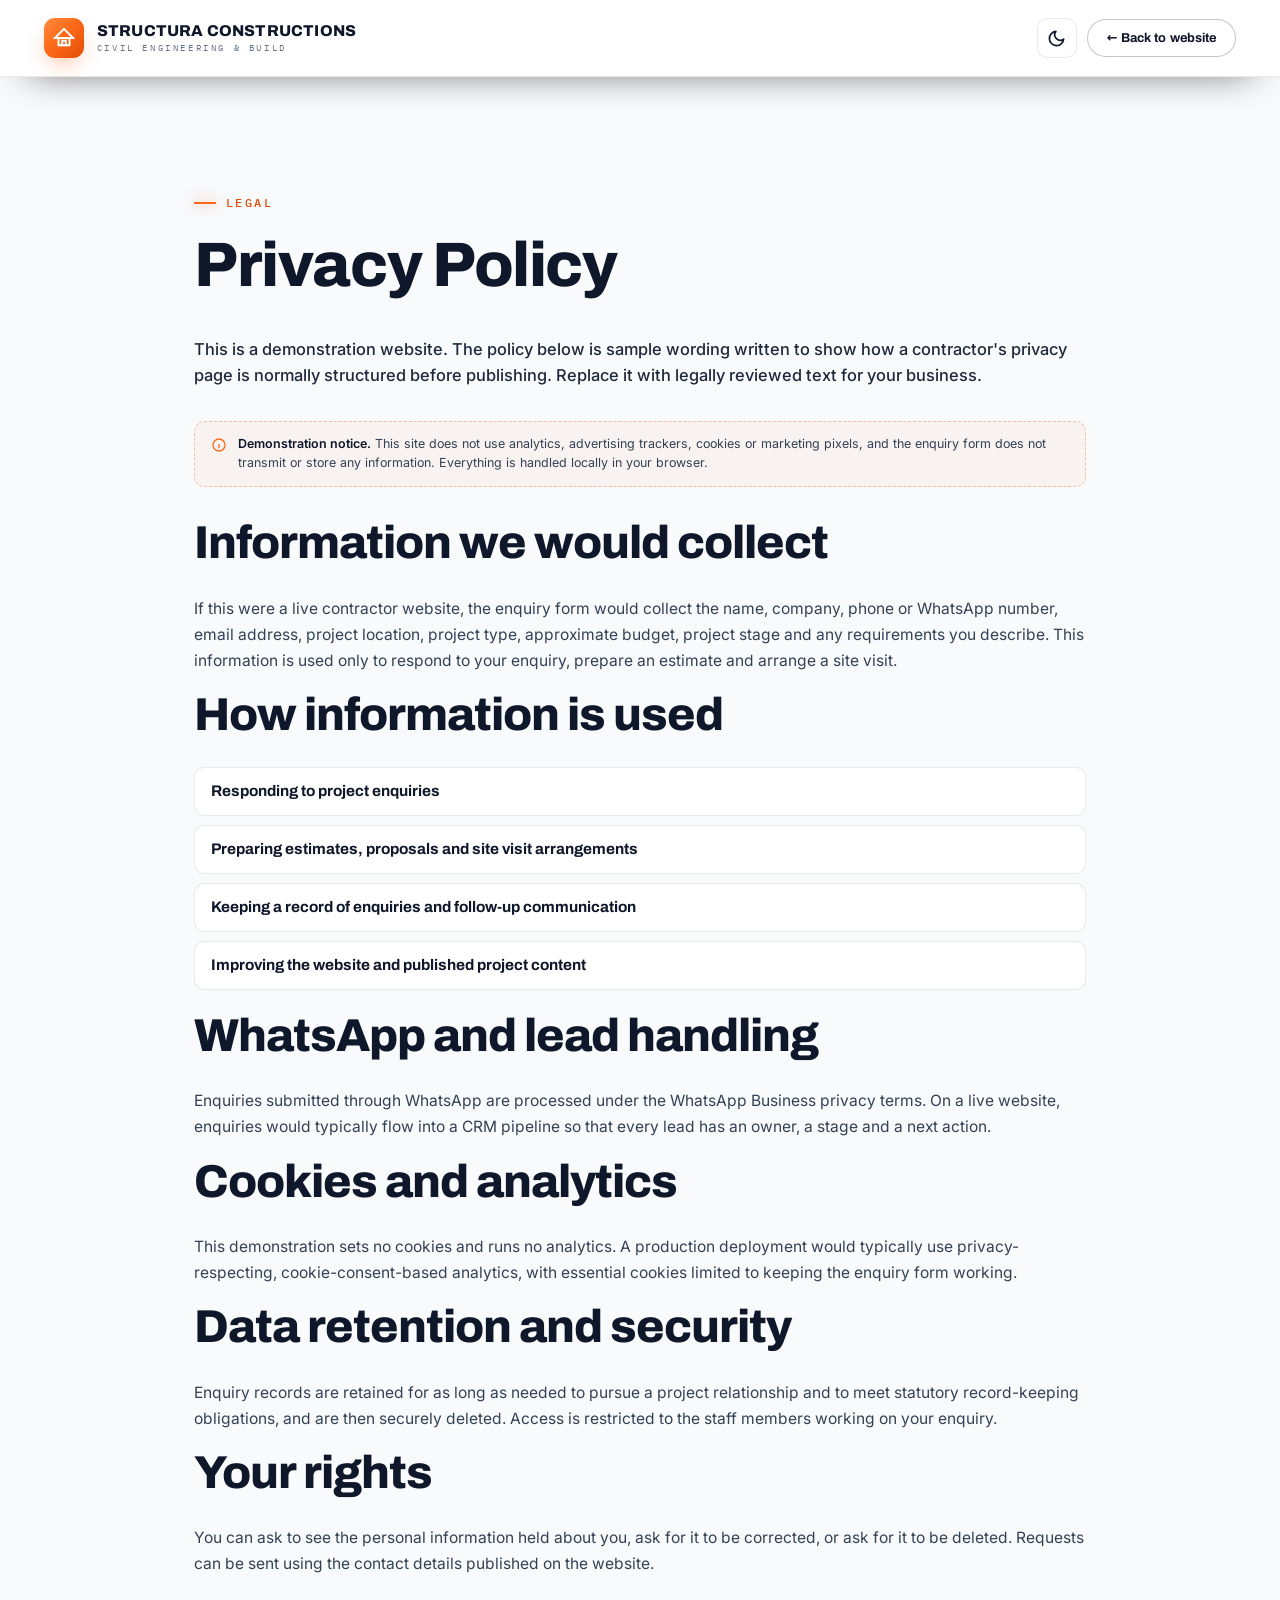
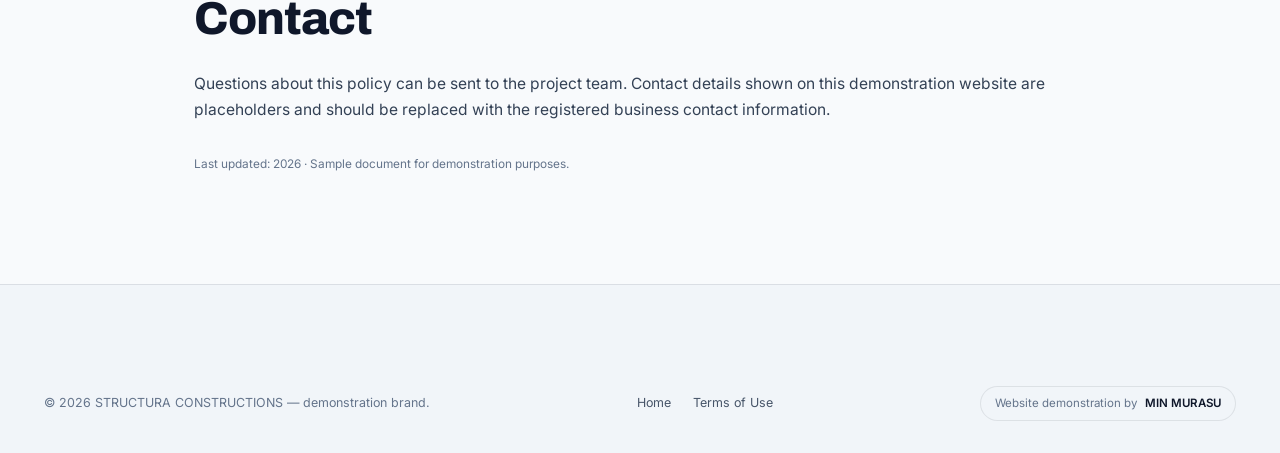
<file: privacy.html>
<!DOCTYPE html>
<html lang="en">
<head>
<meta charset="utf-8">
<meta name="viewport" content="width=device-width, initial-scale=1">
<title>Privacy Policy | STRUCTURA CONSTRUCTIONS</title>
<meta name="description" content="Privacy policy for the STRUCTURA CONSTRUCTIONS demonstration website — what data is collected, why, and how it is handled.">
<meta name="robots" content="noindex, follow">
<link rel="canonical" href="https://structuraconstructions.example/privacy.html">
<meta name="theme-color" content="#070C14">
<link rel="icon" href="assets/img/favicon.svg" type="image/svg+xml">
<link rel="stylesheet" href="assets/css/styles.css">
<script>
  (function () {
    try {
      var saved = localStorage.getItem("structura-theme");
      if (saved === "light" || (!saved && window.matchMedia && window.matchMedia("(prefers-color-scheme: light)").matches)) {
        document.documentElement.setAttribute("data-theme", "light");
      }
    } catch (e) {}
    document.documentElement.classList.add("js");
  })();
</script>
</head>
<body>
<a class="skip-link" href="#main">Skip to main content</a>

<header class="nav is-stuck">
  <div class="container nav__inner">
    <a class="brand" href="index.html" aria-label="STRUCTURA CONSTRUCTIONS — home">
      <span class="brand__mark" aria-hidden="true">
        <svg viewBox="0 0 24 24" fill="none" stroke="#fff" stroke-width="2.1" stroke-linecap="square">
          <path d="M12 2 22 12H2L12 2Z"/><path d="M6 12v8h12v-8"/><path d="M10 20v-5h4v5"/>
        </svg>
      </span>
      <span class="brand__text">
        <span class="brand__name">STRUCTURA CONSTRUCTIONS</span>
        <span class="brand__sub">Civil Engineering &amp; Build</span>
      </span>
    </a>
    <div class="nav__actions">
      <button class="theme-toggle" id="themeToggle" type="button" aria-label="Switch between light and dark theme" title="Toggle theme">
        <span class="theme-toggle__icon theme-toggle__icon--sun" aria-hidden="true">
          <svg viewBox="0 0 24 24" fill="none" stroke="currentColor" stroke-width="2.2" stroke-linecap="round" stroke-linejoin="round"><circle cx="12" cy="12" r="5"/><line x1="12" y1="1" x2="12" y2="3"/><line x1="12" y1="21" x2="12" y2="23"/><line x1="4.22" y1="4.22" x2="5.64" y2="5.64"/><line x1="18.36" y1="18.36" x2="19.78" y2="19.78"/><line x1="1" y1="12" x2="3" y2="12"/><line x1="21" y1="12" x2="23" y2="12"/><line x1="4.22" y1="19.78" x2="5.64" y2="18.36"/><line x1="18.36" y1="5.64" x2="19.78" y2="4.22"/></svg>
        </span>
        <span class="theme-toggle__icon theme-toggle__icon--moon" aria-hidden="true">
          <svg viewBox="0 0 24 24" fill="none" stroke="currentColor" stroke-width="2.2" stroke-linecap="round" stroke-linejoin="round"><path d="M21 12.79A9 9 0 1 1 11.21 3 7 7 0 0 0 21 12.79z"/></svg>
        </span>
      </button>
      <a class="btn btn--ghost btn--sm" href="index.html">← Back to website</a>
    </div>
  </div>
</header>

<main id="main">
<section class="section">
  <div class="container container--narrow">
    <p class="eyebrow">Legal</p>
    <h1>Privacy Policy</h1>
    <p class="lead">This is a demonstration website. The policy below is sample wording written to show how a contractor's privacy page is normally structured before publishing. Replace it with legally reviewed text for your business.</p>

    <div class="demo-note" style="margin:2rem 0">
      <svg viewBox="0 0 24 24" fill="none" stroke="currentColor" stroke-width="2" aria-hidden="true"><circle cx="12" cy="12" r="9"/><path d="M12 8h.01M11 12h1v4h1"/></svg>
      <span><b>Demonstration notice.</b> This site does not use analytics, advertising trackers, cookies or marketing pixels, and the enquiry form does not transmit or store any information. Everything is handled locally in your browser.</span>
    </div>

    <h2>Information we would collect</h2>
    <p>If this were a live contractor website, the enquiry form would collect the name, company, phone or WhatsApp number, email address, project location, project type, approximate budget, project stage and any requirements you describe. This information is used only to respond to your enquiry, prepare an estimate and arrange a site visit.</p>

    <h2>How information is used</h2>
    <ul style="display:grid;gap:.6rem;margin-bottom:1.4rem">
      <li class="capability" style="padding:.8rem 1rem"><span class="capability__text">Responding to project enquiries</span></li>
      <li class="capability" style="padding:.8rem 1rem"><span class="capability__text">Preparing estimates, proposals and site visit arrangements</span></li>
      <li class="capability" style="padding:.8rem 1rem"><span class="capability__text">Keeping a record of enquiries and follow-up communication</span></li>
      <li class="capability" style="padding:.8rem 1rem"><span class="capability__text">Improving the website and published project content</span></li>
    </ul>

    <h2>WhatsApp and lead handling</h2>
    <p>Enquiries submitted through WhatsApp are processed under the WhatsApp Business privacy terms. On a live website, enquiries would typically flow into a CRM pipeline so that every lead has an owner, a stage and a next action.</p>

    <h2>Cookies and analytics</h2>
    <p>This demonstration sets no cookies and runs no analytics. A production deployment would typically use privacy-respecting, cookie-consent-based analytics, with essential cookies limited to keeping the enquiry form working.</p>

    <h2>Data retention and security</h2>
    <p>Enquiry records are retained for as long as needed to pursue a project relationship and to meet statutory record-keeping obligations, and are then securely deleted. Access is restricted to the staff members working on your enquiry.</p>

    <h2>Your rights</h2>
    <p>You can ask to see the personal information held about you, ask for it to be corrected, or ask for it to be deleted. Requests can be sent using the contact details published on the website.</p>

    <h2>Contact</h2>
    <p>Questions about this policy can be sent to the project team. Contact details shown on this demonstration website are placeholders and should be replaced with the registered business contact information.</p>

    <p class="form-note" style="margin-top:2rem">Last updated: <span id="year">2026</span> · Sample document for demonstration purposes.</p>
  </div>
</section>
</main>

<footer class="footer">
  <div class="container">
    <div class="footer__bottom" style="border-top:0">
      <span>© <span class="js-year">2026</span> STRUCTURA CONSTRUCTIONS — demonstration brand.</span>
      <div class="footer__legal">
        <a href="index.html">Home</a>
        <a href="terms.html">Terms of Use</a>
      </div>
      <span class="demo-credit">Website demonstration by <b>MIN MURASU</b></span>
    </div>
  </div>
</footer>

<script>
  document.querySelectorAll(".js-year").forEach(function (el) { el.textContent = String(new Date().getFullYear()); });
  var tBtn = document.getElementById("themeToggle");
  if (tBtn) {
    tBtn.addEventListener("click", function () {
      var isLight = document.documentElement.getAttribute("data-theme") === "light";
      if (isLight) {
        document.documentElement.removeAttribute("data-theme");
        try { localStorage.setItem("structura-theme", "dark"); } catch (e) {}
      } else {
        document.documentElement.setAttribute("data-theme", "light");
        try { localStorage.setItem("structura-theme", "light"); } catch (e) {}
      }
    });
  }
</script>
</body>
</html>
</file>
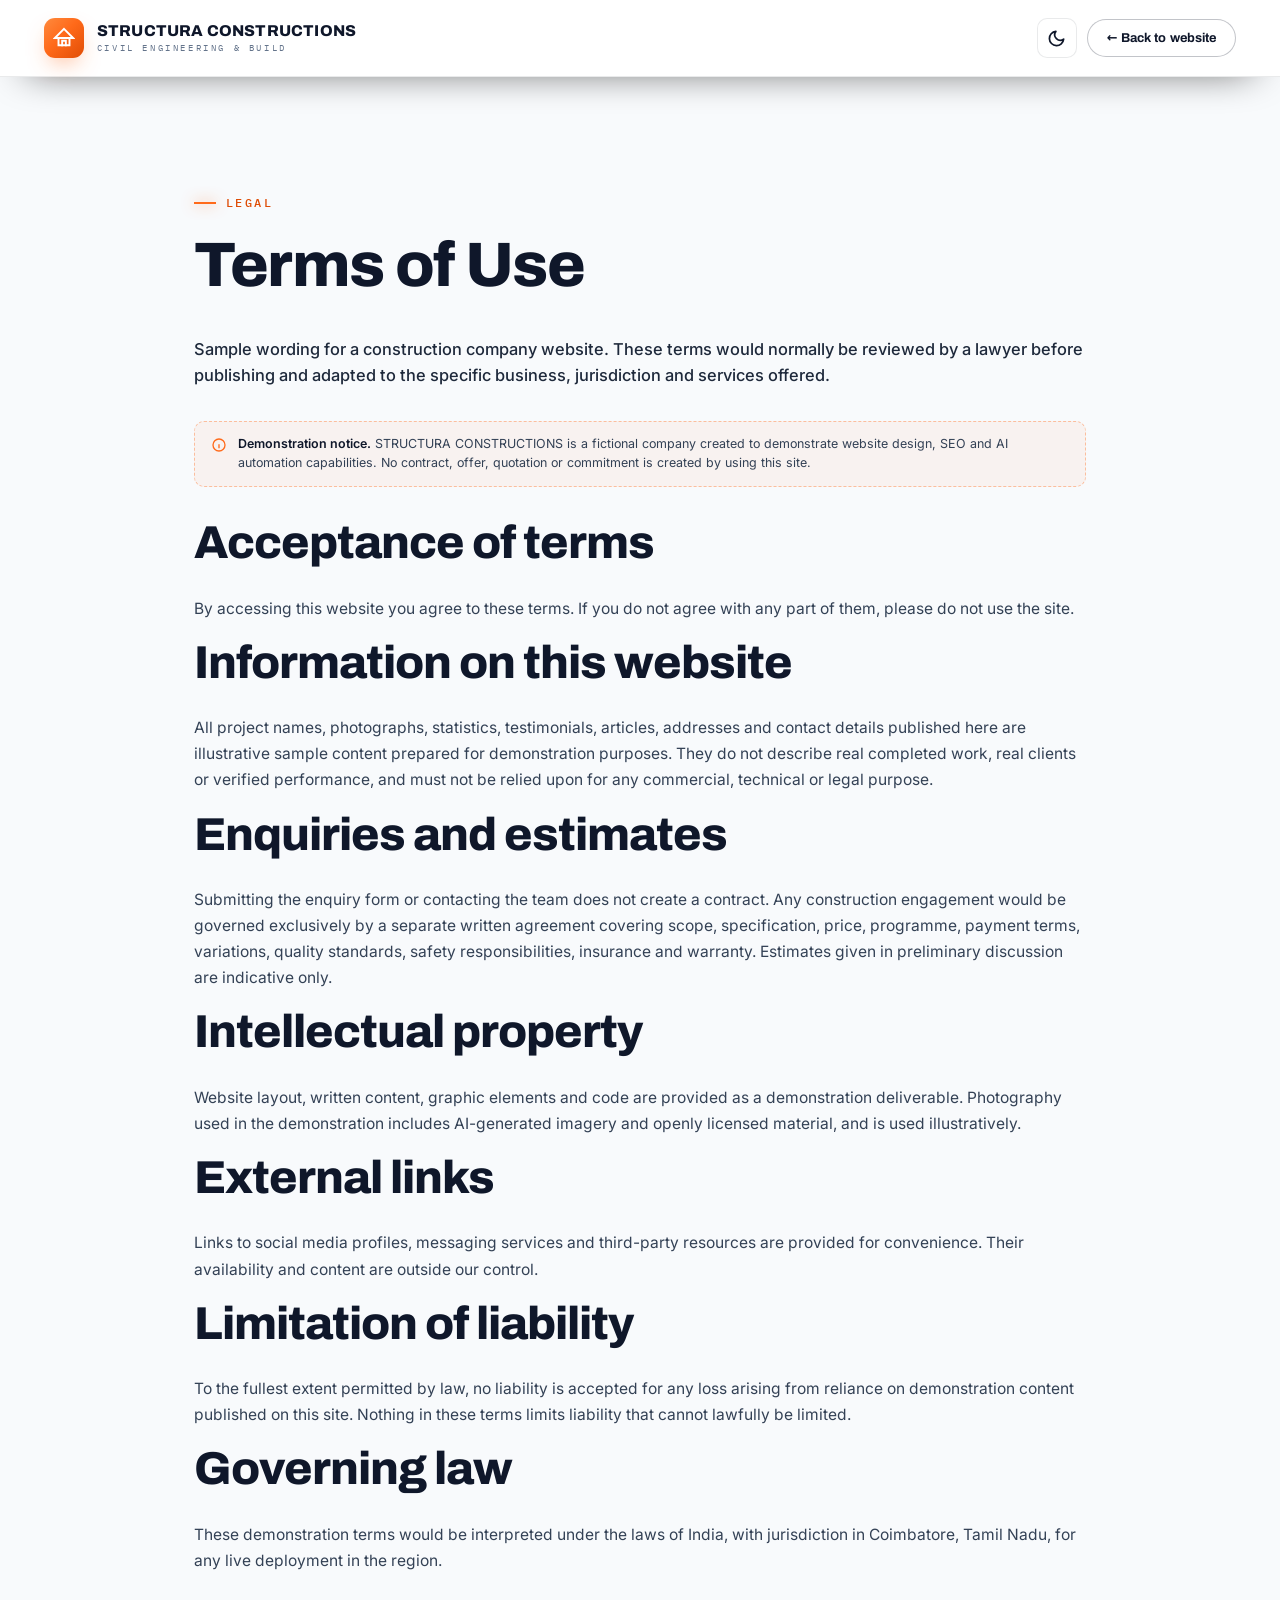
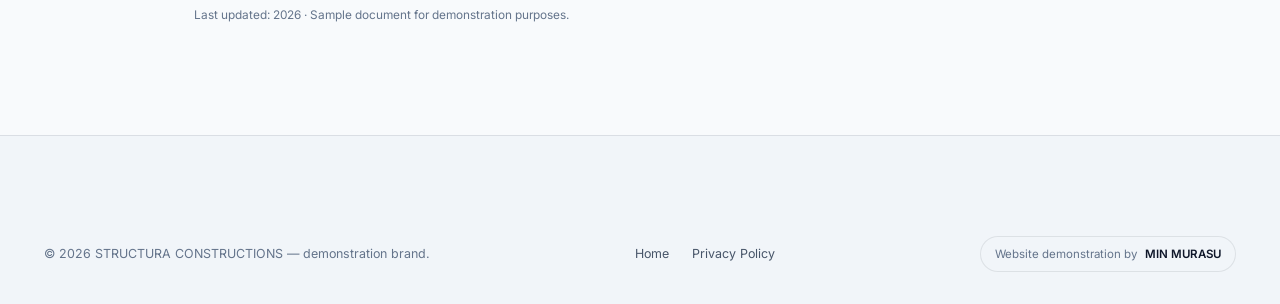
<file: terms.html>
<!DOCTYPE html>
<html lang="en">
<head>
<meta charset="utf-8">
<meta name="viewport" content="width=device-width, initial-scale=1">
<title>Terms of Use | STRUCTURA CONSTRUCTIONS</title>
<meta name="description" content="Terms of use for the STRUCTURA CONSTRUCTIONS demonstration website — sample wording for a construction company website.">
<meta name="robots" content="noindex, follow">
<link rel="canonical" href="https://structuraconstructions.example/terms.html">
<meta name="theme-color" content="#070C14">
<link rel="icon" href="assets/img/favicon.svg" type="image/svg+xml">
<link rel="stylesheet" href="assets/css/styles.css">
<script>
  (function () {
    try {
      var saved = localStorage.getItem("structura-theme");
      if (saved === "light" || (!saved && window.matchMedia && window.matchMedia("(prefers-color-scheme: light)").matches)) {
        document.documentElement.setAttribute("data-theme", "light");
      }
    } catch (e) {}
    document.documentElement.classList.add("js");
  })();
</script>
</head>
<body>
<a class="skip-link" href="#main">Skip to main content</a>

<header class="nav is-stuck">
  <div class="container nav__inner">
    <a class="brand" href="index.html" aria-label="STRUCTURA CONSTRUCTIONS — home">
      <span class="brand__mark" aria-hidden="true">
        <svg viewBox="0 0 24 24" fill="none" stroke="#fff" stroke-width="2.1" stroke-linecap="square">
          <path d="M12 2 22 12H2L12 2Z"/><path d="M6 12v8h12v-8"/><path d="M10 20v-5h4v5"/>
        </svg>
      </span>
      <span class="brand__text">
        <span class="brand__name">STRUCTURA CONSTRUCTIONS</span>
        <span class="brand__sub">Civil Engineering &amp; Build</span>
      </span>
    </a>
    <div class="nav__actions">
      <button class="theme-toggle" id="themeToggle" type="button" aria-label="Switch between light and dark theme" title="Toggle theme">
        <span class="theme-toggle__icon theme-toggle__icon--sun" aria-hidden="true">
          <svg viewBox="0 0 24 24" fill="none" stroke="currentColor" stroke-width="2.2" stroke-linecap="round" stroke-linejoin="round"><circle cx="12" cy="12" r="5"/><line x1="12" y1="1" x2="12" y2="3"/><line x1="12" y1="21" x2="12" y2="23"/><line x1="4.22" y1="4.22" x2="5.64" y2="5.64"/><line x1="18.36" y1="18.36" x2="19.78" y2="19.78"/><line x1="1" y1="12" x2="3" y2="12"/><line x1="21" y1="12" x2="23" y2="12"/><line x1="4.22" y1="19.78" x2="5.64" y2="18.36"/><line x1="18.36" y1="5.64" x2="19.78" y2="4.22"/></svg>
        </span>
        <span class="theme-toggle__icon theme-toggle__icon--moon" aria-hidden="true">
          <svg viewBox="0 0 24 24" fill="none" stroke="currentColor" stroke-width="2.2" stroke-linecap="round" stroke-linejoin="round"><path d="M21 12.79A9 9 0 1 1 11.21 3 7 7 0 0 0 21 12.79z"/></svg>
        </span>
      </button>
      <a class="btn btn--ghost btn--sm" href="index.html">← Back to website</a>
    </div>
  </div>
</header>

<main id="main">
<section class="section">
  <div class="container container--narrow">
    <p class="eyebrow">Legal</p>
    <h1>Terms of Use</h1>
    <p class="lead">Sample wording for a construction company website. These terms would normally be reviewed by a lawyer before publishing and adapted to the specific business, jurisdiction and services offered.</p>

    <div class="demo-note" style="margin:2rem 0">
      <svg viewBox="0 0 24 24" fill="none" stroke="currentColor" stroke-width="2" aria-hidden="true"><circle cx="12" cy="12" r="9"/><path d="M12 8h.01M11 12h1v4h1"/></svg>
      <span><b>Demonstration notice.</b> STRUCTURA CONSTRUCTIONS is a fictional company created to demonstrate website design, SEO and AI automation capabilities. No contract, offer, quotation or commitment is created by using this site.</span>
    </div>

    <h2>Acceptance of terms</h2>
    <p>By accessing this website you agree to these terms. If you do not agree with any part of them, please do not use the site.</p>

    <h2>Information on this website</h2>
    <p>All project names, photographs, statistics, testimonials, articles, addresses and contact details published here are illustrative sample content prepared for demonstration purposes. They do not describe real completed work, real clients or verified performance, and must not be relied upon for any commercial, technical or legal purpose.</p>

    <h2>Enquiries and estimates</h2>
    <p>Submitting the enquiry form or contacting the team does not create a contract. Any construction engagement would be governed exclusively by a separate written agreement covering scope, specification, price, programme, payment terms, variations, quality standards, safety responsibilities, insurance and warranty. Estimates given in preliminary discussion are indicative only.</p>

    <h2>Intellectual property</h2>
    <p>Website layout, written content, graphic elements and code are provided as a demonstration deliverable. Photography used in the demonstration includes AI-generated imagery and openly licensed material, and is used illustratively.</p>

    <h2>External links</h2>
    <p>Links to social media profiles, messaging services and third-party resources are provided for convenience. Their availability and content are outside our control.</p>

    <h2>Limitation of liability</h2>
    <p>To the fullest extent permitted by law, no liability is accepted for any loss arising from reliance on demonstration content published on this site. Nothing in these terms limits liability that cannot lawfully be limited.</p>

    <h2>Governing law</h2>
    <p>These demonstration terms would be interpreted under the laws of India, with jurisdiction in Coimbatore, Tamil Nadu, for any live deployment in the region.</p>

    <p class="form-note" style="margin-top:2rem">Last updated: <span class="js-year">2026</span> · Sample document for demonstration purposes.</p>
  </div>
</section>
</main>

<footer class="footer">
  <div class="container">
    <div class="footer__bottom" style="border-top:0">
      <span>© <span class="js-year">2026</span> STRUCTURA CONSTRUCTIONS — demonstration brand.</span>
      <div class="footer__legal">
        <a href="index.html">Home</a>
        <a href="privacy.html">Privacy Policy</a>
      </div>
      <span class="demo-credit">Website demonstration by <b>MIN MURASU</b></span>
    </div>
  </div>
</footer>

<script>
  document.querySelectorAll(".js-year").forEach(function (el) { el.textContent = String(new Date().getFullYear()); });
  var tBtn = document.getElementById("themeToggle");
  if (tBtn) {
    tBtn.addEventListener("click", function () {
      var isLight = document.documentElement.getAttribute("data-theme") === "light";
      if (isLight) {
        document.documentElement.removeAttribute("data-theme");
        try { localStorage.setItem("structura-theme", "dark"); } catch (e) {}
      } else {
        document.documentElement.setAttribute("data-theme", "light");
        try { localStorage.setItem("structura-theme", "light"); } catch (e) {}
      }
    });
  }
</script>
</body>
</html>
</file>
<file: assets/css/styles.css>
@import url("fonts.css");

/* ============================================================
   STRUCTURA CONSTRUCTIONS — Design System
   Palette: navy / charcoal / white / construction orange
   ============================================================ */

:root {
  /* Core palette */
  --ink-950: #04070C;
  --ink-900: #070C14;
  --ink-850: #0A111C;
  --ink-800: #0E1725;
  --ink-750: #111C2E;
  --ink-700: #16233A;
  --ink-600: #1E2F49;
  --ink-500: #2A3E5C;

  --paper: #F4F6F9;
  --paper-2: #EAEEF4;
  --white: #FFFFFF;

  --text: #EDF2F8;
  --text-2: #A6B3C5;
  --text-3: #6E7D92;
  --text-dark: #0B1420;
  --text-dark-2: #4A5A70;

  --orange: #FF6A1A;
  --orange-2: #FF8A3D;
  --orange-deep: #DE4C05;
  --amber: #FFB020;
  --green: #2FC98A;
  --steel: #7FA0C4;

  --line: rgba(255, 255, 255, .09);
  --line-2: rgba(255, 255, 255, .15);
  --line-dark: rgba(10, 18, 30, .12);

  --grad-orange: linear-gradient(135deg, #FF8A3D 0%, #FF6A1A 45%, #E14D05 100%);
  --grad-steel: linear-gradient(135deg, #16233A 0%, #0A111C 100%);
  --grad-glass: linear-gradient(160deg, rgba(255, 255, 255, .075) 0%, rgba(255, 255, 255, .022) 55%, rgba(255, 255, 255, .01) 100%);

  /* Typography */
  --font-display: "Archivo", "Inter", system-ui, -apple-system, "Segoe UI", sans-serif;
  --font-body: "Inter", system-ui, -apple-system, "Segoe UI", Roboto, sans-serif;
  --font-mono: "IBM Plex Mono", ui-monospace, SFMono-Regular, Menlo, monospace;

  --fs-display: clamp(2.75rem, 7.4vw, 6.25rem);
  --fs-h1: clamp(2.25rem, 4.9vw, 4rem);
  --fs-h2: clamp(1.85rem, 3.6vw, 3.05rem);
  --fs-h3: clamp(1.28rem, 1.9vw, 1.6rem);
  --fs-h4: clamp(1.06rem, 1.3vw, 1.2rem);
  --fs-body: clamp(.97rem, 1.02vw, 1.06rem);
  --fs-sm: .875rem;
  --fs-xs: .78rem;

  /* Space & shape */
  --container: 1280px;
  --container-narrow: 980px;
  --gutter: clamp(1.15rem, 4vw, 2.75rem);
  --section-y: clamp(4.5rem, 8.5vw, 8.5rem);
  --radius-sm: 10px;
  --radius: 16px;
  --radius-lg: 22px;
  --radius-xl: 30px;

  --shadow-sm: 0 2px 10px rgba(0, 0, 0, .28);
  --shadow: 0 18px 44px -18px rgba(0, 0, 0, .72);
  --shadow-lg: 0 42px 90px -32px rgba(0, 0, 0, .82);
  --glow-orange: 0 18px 44px -16px rgba(255, 106, 26, .48);

  --ease: cubic-bezier(.22, .61, .36, 1);
  --ease-out: cubic-bezier(.16, 1, .3, 1);
  --nav-h: 76px;
}

/* ============================================================
   Reset & base
   ============================================================ */
*, *::before, *::after { box-sizing: border-box; }

html {
  scroll-behavior: smooth;
  scroll-padding-top: calc(var(--nav-h) + 16px);
  -webkit-text-size-adjust: 100%;
}

body {
  margin: 0;
  background: var(--ink-950);
  color: var(--text);
  font-family: var(--font-body);
  font-size: var(--fs-body);
  line-height: 1.68;
  font-feature-settings: "kern" 1, "liga" 1, "cv11" 1;
  -webkit-font-smoothing: antialiased;
  -moz-osx-font-smoothing: grayscale;
  overflow-x: hidden;
}

body.is-locked { overflow: hidden; }

h1, h2, h3, h4, h5 {
  font-family: var(--font-display);
  font-weight: 800;
  line-height: 1.06;
  letter-spacing: -.022em;
  margin: 0 0 .6em;
  color: #fff;
  text-wrap: balance;
}

h1 { font-size: var(--fs-h1); }
h2 { font-size: var(--fs-h2); }
h3 { font-size: var(--fs-h3); font-weight: 700; }
h4 { font-size: var(--fs-h4); font-weight: 700; letter-spacing: -.01em; }

p { margin: 0 0 1.1em; color: var(--text-2); }
p:last-child { margin-bottom: 0; }

a { color: inherit; text-decoration: none; }
img, picture, svg, video { display: block; max-width: 100%; }
img { height: auto; }

button, input, select, textarea { font: inherit; color: inherit; }
button { cursor: pointer; background: none; border: 0; padding: 0; }

ul, ol { margin: 0; padding: 0; list-style: none; }

::selection { background: var(--orange); color: #fff; }

:focus-visible {
  outline: 2px solid var(--orange-2);
  outline-offset: 3px;
  border-radius: 4px;
}

.skip-link {
  position: absolute; left: 12px; top: -60px; z-index: 999;
  background: var(--orange); color: #fff; padding: 12px 18px;
  border-radius: 8px; font-weight: 700; transition: top .2s var(--ease);
}
.skip-link:focus { top: 12px; }

/* Scrollbar */
::-webkit-scrollbar { width: 11px; height: 11px; }
::-webkit-scrollbar-track { background: var(--ink-950); }
::-webkit-scrollbar-thumb { background: #1C2B42; border-radius: 8px; border: 3px solid var(--ink-950); }
::-webkit-scrollbar-thumb:hover { background: #2C405F; }

/* ============================================================
   Layout primitives
   ============================================================ */
.container {
  width: 100%;
  max-width: var(--container);
  margin-inline: auto;
  padding-inline: var(--gutter);
}
.container--narrow { max-width: var(--container-narrow); }

.section { position: relative; padding-block: var(--section-y); }
.section--tight { padding-block: clamp(3rem, 5.5vw, 5.5rem); }
.section--paper { background: var(--paper); color: var(--text-dark); }
.section--paper h1, .section--paper h2, .section--paper h3, .section--paper h4 { color: var(--text-dark); }
.section--paper p { color: var(--text-dark-2); }

.rule { height: 1px; background: var(--line); border: 0; margin: 0; }

.eyebrow {
  display: inline-flex; align-items: center; gap: .6rem;
  font-family: var(--font-mono);
  font-size: var(--fs-xs);
  letter-spacing: .2em;
  text-transform: uppercase;
  color: var(--orange-2);
  font-weight: 500;
  margin-bottom: 1.15rem;
}
.eyebrow::before {
  content: ""; width: 22px; height: 2px; background: var(--orange);
  box-shadow: 0 0 14px rgba(255, 106, 26, .8);
}
.eyebrow--plain::before { display: none; }
.section--paper .eyebrow { color: var(--orange-deep); }

.section-head { max-width: 760px; margin-bottom: clamp(2.5rem, 4vw, 4rem); }
.section-head--center { margin-inline: auto; text-align: center; }
.section-head--split {
  max-width: none; display: grid; gap: 1.5rem 3rem;
  grid-template-columns: minmax(0, 1fr);
  align-items: end;
}
@media (min-width: 900px) {
  .section-head--split { grid-template-columns: 1.35fr .85fr; }
}
.section-head p { font-size: 1.05rem; max-width: 62ch; }
.section-head--center p { margin-inline: auto; }

.lead { font-size: clamp(1.02rem, 1.25vw, 1.18rem); color: var(--text); line-height: 1.62; }
.muted { color: var(--text-3); }
.mono { font-family: var(--font-mono); }
.nowrap { white-space: nowrap; }

/* ============================================================
   Buttons
   ============================================================ */
.btn {
  --btn-bg: transparent;
  --btn-fg: #fff;
  --btn-bd: var(--line-2);
  position: relative;
  display: inline-flex; align-items: center; justify-content: center; gap: .6rem;
  padding: .92rem 1.55rem;
  border-radius: 100px;
  border: 1px solid var(--btn-bd);
  background: var(--btn-bg);
  color: var(--btn-fg);
  font-family: var(--font-display);
  font-weight: 700;
  font-size: .9rem;
  letter-spacing: .01em;
  line-height: 1;
  transition: transform .28s var(--ease), box-shadow .28s var(--ease), background .28s var(--ease), color .28s var(--ease), border-color .28s var(--ease);
  overflow: hidden;
  white-space: nowrap;
}
.btn svg { flex: none; transition: transform .3s var(--ease); }
.btn:hover { transform: translateY(-2px); }
.btn:hover svg { transform: translateX(3px); }
.btn:active { transform: translateY(0); }

.btn--primary {
  background: var(--grad-orange);
  color: #fff;
  border-color: transparent;
  box-shadow: var(--glow-orange);
}
.btn--primary:hover { box-shadow: 0 22px 54px -14px rgba(255, 106, 26, .62); }

.btn--ghost { background: rgba(255, 255, 255, .045); backdrop-filter: blur(8px); }
.btn--ghost:hover { background: rgba(255, 255, 255, .1); border-color: rgba(255, 255, 255, .3); }

.btn--outline { border-color: rgba(255, 106, 26, .55); color: var(--orange-2); }
.btn--outline:hover { background: rgba(255, 106, 26, .1); border-color: var(--orange); }

.btn--dark { background: var(--ink-800); color: #fff; border-color: var(--line); }
.btn--dark:hover { background: var(--ink-700); }

.btn--lg { padding: 1.1rem 2rem; font-size: .96rem; }
.btn--sm { padding: .7rem 1.15rem; font-size: .8rem; }
.btn--block { width: 100%; }

.link-arrow {
  display: inline-flex; align-items: center; gap: .5rem;
  font-family: var(--font-display); font-weight: 700; font-size: .86rem;
  color: var(--orange-2); letter-spacing: .01em;
  transition: gap .25s var(--ease), color .25s var(--ease);
}
.link-arrow:hover { gap: .8rem; color: var(--orange); }
.link-arrow svg { transition: transform .25s var(--ease); }
.link-arrow:hover svg { transform: translateX(3px); }

/* ============================================================
   Top bar + Navigation
   ============================================================ */
.topbar {
  background: var(--ink-950);
  border-bottom: 1px solid var(--line);
  font-size: var(--fs-xs);
  color: var(--text-3);
  position: relative; z-index: 60;
}
.topbar__inner {
  display: flex; align-items: center; justify-content: space-between;
  gap: 1rem; min-height: 40px; flex-wrap: wrap;
}
.topbar__meta { display: flex; align-items: center; gap: 1.4rem; flex-wrap: wrap; }
.topbar__meta span { display: inline-flex; align-items: center; gap: .45rem; }
.topbar__meta svg { color: var(--orange); }
.topbar__links { display: flex; gap: 1.4rem; align-items: center; }
.topbar a:hover { color: var(--orange-2); }
@media (max-width: 860px) { .topbar__links { display: none; } .topbar__meta { gap: 1rem; } }

.nav {
  position: sticky; top: 0; z-index: 70;
  background: rgba(7, 12, 20, .58);
  backdrop-filter: blur(16px) saturate(150%);
  -webkit-backdrop-filter: blur(16px) saturate(150%);
  border-bottom: 1px solid transparent;
  transition: background .3s var(--ease), border-color .3s var(--ease), box-shadow .3s var(--ease);
}
.nav.is-stuck {
  background: rgba(5, 9, 16, .9);
  border-bottom-color: var(--line);
  box-shadow: 0 16px 40px -28px #000;
}
.nav__inner {
  display: flex; align-items: center; justify-content: space-between; gap: 1rem;
  height: var(--nav-h);
}
.brand { min-width: 0; }
.brand__text { min-width: 0; }
.brand__name { overflow: hidden; text-overflow: ellipsis; }

.brand { display: inline-flex; align-items: center; gap: .8rem; flex: none; }
.brand__mark {
  width: 40px; height: 40px; flex: none;
  display: grid; place-items: center;
  border-radius: 11px;
  background: var(--grad-orange);
  box-shadow: 0 10px 24px -10px rgba(255, 106, 26, .8);
}
.brand__mark svg { width: 22px; height: 22px; }
.brand__text { display: flex; flex-direction: column; line-height: 1.05; }
.brand__name {
  font-family: var(--font-display); font-weight: 800; font-size: .98rem;
  letter-spacing: .012em; color: #fff; white-space: nowrap;
}
.brand__sub {
  font-family: var(--font-mono); font-size: .58rem; letter-spacing: .28em;
  color: var(--text-3); text-transform: uppercase; margin-top: 3px;
}

.nav__links { display: flex; align-items: center; gap: .2rem; }
.nav__link {
  position: relative; padding: .55rem .72rem; border-radius: 8px;
  font-size: .845rem; font-weight: 500; color: var(--text-2);
  transition: color .22s var(--ease), background .22s var(--ease);
  white-space: nowrap;
  display: inline-flex; align-items: center; gap: .35rem;
}
.nav__link::after {
  content: ""; position: absolute; left: .72rem; right: .72rem; bottom: .28rem;
  height: 2px; background: var(--orange); border-radius: 2px;
  transform: scaleX(0); transform-origin: left; transition: transform .3s var(--ease);
}
.nav__link:hover { color: #fff; }
.nav__link:hover::after, .nav__link.is-active::after { transform: scaleX(1); }
.nav__link.is-active { color: #fff; }

.nav__badge {
  font-family: var(--font-mono); font-size: .56rem; letter-spacing: .08em;
  text-transform: uppercase; padding: .15rem .38rem; border-radius: 100px;
  background: rgba(255, 106, 26, .18); border: 1px solid rgba(255, 106, 26, .45);
  color: var(--orange-2); line-height: 1; font-weight: 700;
}
[data-theme="light"] .nav__badge {
  background: rgba(255, 106, 26, .1); border-color: rgba(255, 106, 26, .35);
  color: var(--orange-deep);
}

.mobile-nav__badge {
  font-family: var(--font-mono); font-size: .62rem; letter-spacing: .08em;
  text-transform: uppercase; padding: .2rem .55rem; border-radius: 100px;
  background: var(--orange); color: #FFFFFF; font-weight: 700;
  margin-left: .5rem; line-height: 1; vertical-align: middle;
}

.nav__phone {
  display: inline-flex; align-items: center; gap: .45rem;
  padding: .5rem .8rem; border-radius: 100px;
  background: rgba(255, 255, 255, .05); border: 1px solid var(--line);
  color: var(--text-2); font-size: .8rem; font-family: var(--font-mono);
  transition: all .25s var(--ease); white-space: nowrap;
}
.nav__phone:hover {
  color: #fff; border-color: rgba(255, 106, 26, .5); background: rgba(255, 106, 26, .08);
}
.nav__phone svg { color: var(--orange); }

.nav__actions { display: flex; align-items: center; gap: .65rem; flex: none; }
.nav__burger {
  display: none; width: 44px; height: 44px; border-radius: 12px;
  border: 1px solid var(--line); background: rgba(255, 255, 255, .04);
  place-items: center;
}
.nav__burger span {
  display: block; width: 19px; height: 2px; background: #fff; border-radius: 2px;
  transition: transform .3s var(--ease), opacity .2s var(--ease);
}
.nav__burger span + span { margin-top: 5px; }
.nav.is-open .nav__burger span:nth-child(1) { transform: translateY(7px) rotate(45deg); }
.nav.is-open .nav__burger span:nth-child(2) { opacity: 0; }
.nav.is-open .nav__burger span:nth-child(3) { transform: translateY(-7px) rotate(-45deg); }

@media (max-width: 1200px) {
  .nav__phone span { display: none; }
  .nav__phone { padding: .55rem; border-radius: 10px; }
  .nav__links { gap: .1rem; }
  .nav__link { padding: .55rem .6rem; font-size: .82rem; }
}

@media (max-width: 1000px) {
  .nav__links { display: none; }
  .nav__burger { display: grid; }
  .nav__cta-label { display: none; }
}
@media (min-width: 1001px) { .nav__cta { display: inline-flex; } }

/* Mobile drawer */
.mobile-nav {
  position: fixed; inset: 0; z-index: 65;
  background: rgba(4, 7, 12, .97);
  backdrop-filter: blur(18px);
  display: grid; align-content: center; gap: .4rem;
  padding: 6rem var(--gutter) 2.5rem;
  opacity: 0; visibility: hidden; transform: translateY(-12px);
  transition: opacity .32s var(--ease), transform .32s var(--ease), visibility .32s;
  overflow-y: auto;
}
.mobile-nav.is-open { opacity: 1; visibility: visible; transform: none; }
.mobile-nav a {
  font-family: var(--font-display); font-size: clamp(1.5rem, 6vw, 2.1rem); font-weight: 700;
  padding: .38rem 0; color: var(--text); display: flex; align-items: baseline; gap: .8rem;
  border-bottom: 1px solid var(--line);
}
.mobile-nav a span { font-family: var(--font-mono); font-size: .68rem; color: var(--orange); }
.mobile-nav .btn { margin-top: 1.6rem; }

/* ============================================================
   Scroll progress + hero
   ============================================================ */
.scroll-progress {
  position: fixed; top: 0; left: 0; height: 2px; width: 0%;
  background: var(--grad-orange); z-index: 90; box-shadow: 0 0 12px rgba(255, 106, 26, .9);
  transition: width .1s linear;
}

.hero {
  position: relative;
  min-height: calc(100svh - var(--nav-h));
  display: flex; align-items: flex-end;
  overflow: hidden;
  isolation: isolate;
  padding-block: clamp(3rem, 7vw, 6rem) clamp(2.5rem, 5vw, 4.5rem);
}
.hero__media { position: absolute; inset: 0; z-index: -3; overflow: hidden; }
.hero__media img {
  width: 100%; height: 100%; object-fit: cover; object-position: 60% 50%;
  transform: scale(1.1);
  animation: kenburns 26s ease-in-out infinite alternate;
  will-change: transform;
}
@keyframes kenburns {
  from { transform: scale(1.08) translate3d(0, 0, 0); }
  to { transform: scale(1.18) translate3d(-1.6%, -1.4%, 0); }
}
.hero__scrim {
  position: absolute; inset: 0; z-index: -2;
  background:
    linear-gradient(90deg, rgba(4, 7, 12, .96) 0%, rgba(4, 7, 12, .82) 38%, rgba(4, 7, 12, .38) 72%, rgba(4, 7, 12, .62) 100%),
    linear-gradient(180deg, rgba(4, 7, 12, .55) 0%, rgba(4, 7, 12, .12) 34%, rgba(4, 7, 12, .88) 100%);
}
.hero__grid-lines {
  position: absolute; inset: 0; z-index: -1; opacity: .5;
  background-image:
    linear-gradient(rgba(127, 160, 196, .09) 1px, transparent 1px),
    linear-gradient(90deg, rgba(127, 160, 196, .09) 1px, transparent 1px);
  background-size: 72px 72px;
  -webkit-mask-image: radial-gradient(ellipse 85% 70% at 78% 42%, #000 0%, transparent 78%);
  mask-image: radial-gradient(ellipse 85% 70% at 78% 42%, #000 0%, transparent 78%);
  animation: gridDrift 22s linear infinite;
}
@keyframes gridDrift { to { background-position: 72px 72px; } }

.hero__glow {
  position: absolute; z-index: -1; width: 46rem; height: 46rem; right: -12rem; top: -14rem;
  background: radial-gradient(circle, rgba(255, 106, 26, .17), transparent 62%);
  filter: blur(20px); pointer-events: none;
}

.hero__inner {
  display: grid; gap: clamp(2.5rem, 5vw, 4rem);
  grid-template-columns: minmax(0, 1fr);
  align-items: end;
  width: 100%;
}
@media (min-width: 1040px) {
  .hero__inner { grid-template-columns: minmax(0, 1.12fr) minmax(320px, .72fr); }
}

.hero__eyebrow {
  display: inline-flex; align-items: center; flex-wrap: wrap; row-gap: .25rem; gap: .55rem;
  padding: .45rem .95rem .45rem .5rem;
  border: 1px solid var(--line-2); border-radius: 100px;
  background: rgba(255, 255, 255, .05); backdrop-filter: blur(10px);
  font-family: var(--font-mono); font-size: .66rem; letter-spacing: .18em; text-transform: uppercase;
  color: var(--text-2); margin-bottom: 1.6rem;
}
.hero__eyebrow b { color: var(--orange-2); font-weight: 500; }
.hero__eyebrow i {
  width: 7px; height: 7px; border-radius: 50%; background: var(--orange);
  box-shadow: 0 0 0 4px rgba(255, 106, 26, .18); margin-left: .4rem;
  animation: pulseDot 2.4s var(--ease) infinite;
}
@keyframes pulseDot {
  0%, 100% { box-shadow: 0 0 0 4px rgba(255, 106, 26, .18); }
  50% { box-shadow: 0 0 0 9px rgba(255, 106, 26, 0); }
}

.hero__title {
  font-size: var(--fs-display);
  line-height: .96;
  letter-spacing: -.035em;
  text-transform: uppercase;
  margin-bottom: 1.4rem;
}
.hero__title .line { display: block; overflow: hidden; }
.hero__title .line > span { display: block; }
html.js .hero__title .line > span { transform: translateY(105%); }
html.js .hero__title .line:nth-child(2) > span { transition-delay: .1s; }
html.js .hero__title .line:nth-child(3) > span { transition-delay: .18s; }
body.is-ready .hero__title .line > span { transform: none; transition: transform .95s var(--ease-out); }
.hero__title em { font-style: normal; color: var(--orange); }
.hero__title .outline {
  color: transparent; -webkit-text-stroke: 1.4px rgba(255, 255, 255, .5);
}

.hero__sub {
  font-family: var(--font-display); font-weight: 600;
  font-size: clamp(1.05rem, 1.7vw, 1.35rem); color: #fff; line-height: 1.4;
  max-width: 30ch; margin-bottom: 1rem;
}
.hero__copy { max-width: 56ch; color: var(--text-2); font-size: 1.02rem; }
.hero__actions { display: flex; flex-wrap: wrap; gap: .85rem; margin-top: 2rem; }

.hero__stats {
  display: grid; grid-template-columns: repeat(2, minmax(0, 1fr)); gap: .8rem;
}
@media (min-width: 560px) and (max-width: 1039px) { .hero__stats { grid-template-columns: repeat(4, 1fr); } }

.stat-card {
  position: relative;
  padding: 1rem 1.05rem .95rem;
  border-radius: var(--radius);
  background: var(--grad-glass);
  border: 1px solid var(--line);
  backdrop-filter: blur(14px);
  -webkit-backdrop-filter: blur(14px);
  overflow: hidden;
  transition: transform .35s var(--ease), border-color .35s var(--ease);
}
.stat-card:hover { transform: translateY(-4px); border-color: rgba(255, 106, 26, .42); }
.stat-card::before {
  content: ""; position: absolute; inset: 0 auto 0 0; width: 2px;
  background: linear-gradient(180deg, var(--orange), transparent);
}
.stat-card__value {
  font-family: var(--font-display); font-weight: 800;
  font-size: clamp(1.45rem, 2.15vw, 1.95rem); line-height: 1; color: #fff;
  letter-spacing: -.03em; display: flex; align-items: baseline; gap: .1rem;
}
.stat-card__value sup { font-size: .55em; color: var(--orange); top: -.55em; }
.stat-card__label {
  margin-top: .45rem; font-size: .715rem; color: var(--text-3); line-height: 1.32;
  letter-spacing: .01em;
}
.stat-card__note {
  margin-top: .7rem; padding-top: .55rem; border-top: 1px dashed var(--line);
  font-family: var(--font-mono); font-size: .58rem; letter-spacing: .12em;
  text-transform: uppercase; color: var(--text-3);
}

.hero__cue {
  display: inline-flex; align-items: center; gap: .7rem; margin-top: 2.4rem;
  font-family: var(--font-mono); font-size: .64rem; letter-spacing: .22em;
  text-transform: uppercase; color: var(--text-3);
}
.hero__cue i {
  display: block; width: 1px; height: 42px;
  background: linear-gradient(180deg, var(--orange), transparent);
  animation: cuePulse 2.2s var(--ease) infinite;
}
@keyframes cuePulse { 0%, 100% { opacity: .3; transform: scaleY(.7); } 50% { opacity: 1; transform: scaleY(1); } }

/* ============================================================
   Marquee
   ============================================================ */
.marquee {
  border-block: 1px solid var(--line);
  background: var(--ink-900);
  padding-block: 1.15rem;
  overflow: hidden;
  --marquee-duration: 42s;
}
.marquee__track {
  display: flex; width: max-content; gap: 3rem;
  animation: marquee var(--marquee-duration) linear infinite;
}
.marquee:hover .marquee__track { animation-play-state: paused; }
.marquee__item {
  display: inline-flex; align-items: center; gap: 3rem;
  font-family: var(--font-display); font-weight: 700; font-size: .9rem;
  letter-spacing: .12em; text-transform: uppercase; color: var(--text-3);
  white-space: nowrap;
}
.marquee__item::after { content: "◆"; color: var(--orange); font-size: .6rem; }
@keyframes marquee { to { transform: translateX(-50%); } }

/* ============================================================
   Credibility
   ============================================================ */
.cred-grid {
  display: grid; gap: clamp(2rem, 4vw, 4rem);
  grid-template-columns: minmax(0, 1fr);
}
@media (min-width: 1000px) { .cred-grid { grid-template-columns: 1fr 1.02fr; align-items: center; } }

.capability-list { display: grid; gap: .55rem; margin-top: 2rem; }
.capability {
  display: flex; align-items: center; gap: 1rem;
  padding: .95rem 1.1rem; border-radius: var(--radius-sm);
  background: rgba(255, 255, 255, .028);
  border: 1px solid var(--line);
  transition: background .3s var(--ease), transform .3s var(--ease), border-color .3s var(--ease);
}
.capability:hover { background: rgba(255, 255, 255, .06); transform: translateX(6px); border-color: rgba(255, 106, 26, .35); }
.capability__icon {
  width: 38px; height: 38px; flex: none; display: grid; place-items: center;
  border-radius: 10px; background: rgba(255, 106, 26, .12);
  border: 1px solid rgba(255, 106, 26, .24); color: var(--orange-2);
}
.capability__icon svg { width: 18px; height: 18px; }
.capability__text { display: block; font-family: var(--font-display); font-weight: 700; font-size: .96rem; color: #fff; line-height: 1.35; }
.capability__desc { display: block; font-size: .8rem; color: var(--text-3); line-height: 1.4; margin-top: .1rem; }

.cred-stats {
  display: grid; grid-template-columns: repeat(2, minmax(0, 1fr)); gap: 1rem;
}
@media (min-width: 640px) { .cred-stats { gap: 1.15rem; } }
.cred-stat {
  position: relative; padding: 1.6rem 1.4rem;
  border-radius: var(--radius); border: 1px solid var(--line);
  background: linear-gradient(160deg, rgba(255, 255, 255, .055), rgba(255, 255, 255, .012));
  overflow: hidden;
}
.cred-stat__value {
  font-family: var(--font-display); font-weight: 800; font-size: clamp(2rem, 3.4vw, 2.9rem);
  line-height: 1; letter-spacing: -.035em;
  background: linear-gradient(120deg, #fff 20%, #9DB6D4 100%);
  -webkit-background-clip: text; background-clip: text; color: transparent;
}
.cred-stat__label { margin-top: .6rem; font-size: .84rem; color: var(--text-2); }
.cred-stat__spark { position: absolute; right: 0; bottom: 0; width: 74px; height: 42px; opacity: .5; }

.demo-note {
  display: flex; gap: .7rem; align-items: flex-start;
  padding: .85rem 1rem; border-radius: var(--radius-sm);
  border: 1px dashed rgba(255, 106, 26, .38);
  background: rgba(255, 106, 26, .05);
  font-size: .78rem; color: var(--text-2); line-height: 1.5;
}
.demo-note svg { width: 16px; height: 16px; flex: none; color: var(--orange); margin-top: 2px; }
.demo-note b { color: #fff; font-weight: 600; }

/* ============================================================
   Services
   ============================================================ */
.services-grid {
  display: grid; gap: 1.15rem;
  grid-template-columns: repeat(auto-fit, minmax(272px, 1fr));
}
.service-card {
  position: relative; display: flex; flex-direction: column;
  border-radius: var(--radius-lg); overflow: hidden;
  border: 1px solid var(--line);
  background: var(--ink-850);
  transition: transform .4s var(--ease), border-color .4s var(--ease), box-shadow .4s var(--ease);
}
.service-card:hover { transform: translateY(-6px); border-color: rgba(255, 106, 26, .4); box-shadow: var(--shadow); }
.service-card__media { position: relative; aspect-ratio: 4 / 3; overflow: hidden; }
.service-card__media img { width: 100%; height: 100%; object-fit: cover; transition: transform .9s var(--ease-out); }
.service-card:hover .service-card__media img { transform: scale(1.07); }
.service-card__media::after {
  content: ""; position: absolute; inset: 0;
  background: linear-gradient(180deg, rgba(4, 7, 12, .12) 0%, rgba(4, 7, 12, .55) 62%, var(--ink-850) 100%);
}
.service-card__index {
  position: absolute; z-index: 2; top: 1rem; left: 1.05rem;
  font-family: var(--font-mono); font-size: .68rem; letter-spacing: .16em;
  color: var(--orange-2); padding: .3rem .6rem; border-radius: 6px;
  background: rgba(4, 7, 12, .6); backdrop-filter: blur(6px); border: 1px solid var(--line);
}
.service-card__body { padding: 1.35rem 1.45rem 1.5rem; display: flex; flex-direction: column; flex: 1; }
.service-card__body h3 { margin-bottom: .5rem; }
.service-card__body p { font-size: .9rem; color: var(--text-2); }
.service-card__more {
  margin-top: auto; padding-top: 1.1rem;
  display: inline-flex; align-items: center; gap: .5rem;
  font-family: var(--font-display); font-weight: 700; font-size: .8rem;
  color: var(--orange-2); letter-spacing: .02em;
}
.service-card__more svg { transition: transform .3s var(--ease); }
.service-card:hover .service-card__more svg { transform: translateX(4px) rotate(90deg); }
.service-card__detail {
  display: grid; grid-template-rows: 0fr; transition: grid-template-rows .45s var(--ease);
}
.service-card__detail > div { overflow: hidden; }
.service-card.is-open .service-card__detail { grid-template-rows: 1fr; }
.service-card__detail ul { padding-top: 1rem; display: grid; gap: .5rem; }
.service-card__detail li {
  position: relative; padding-left: 1.1rem; font-size: .84rem; color: var(--text-2);
}
.service-card__detail li::before {
  content: ""; position: absolute; left: 0; top: .55em; width: 5px; height: 5px;
  border-radius: 1px; background: var(--orange); transform: rotate(45deg);
}

/* ============================================================
   Portfolio
   ============================================================ */
.portfolio-toolbar {
  display: flex; flex-wrap: wrap; align-items: center; justify-content: space-between;
  gap: 1.25rem; margin-bottom: 2rem;
  padding-bottom: 1.25rem; border-bottom: 1px solid var(--line);
}
.filters { display: flex; flex-wrap: wrap; gap: .55rem; }
.filter {
  padding: .62rem 1.1rem; border-radius: 100px;
  border: 1px solid var(--line); background: rgba(255, 255, 255, .03);
  font-size: .82rem; font-weight: 600; color: var(--text-2);
  transition: all .28s var(--ease);
  display: inline-flex; align-items: center; gap: .5rem;
}
.filter span { font-family: var(--font-mono); font-size: .66rem; color: var(--text-3); }
.filter:hover { border-color: rgba(255, 255, 255, .28); color: #fff; }
.filter[aria-pressed="true"] {
  background: var(--grad-orange); border-color: transparent; color: #fff;
  box-shadow: 0 12px 30px -14px rgba(255, 106, 26, .8);
}
.filter[aria-pressed="true"] span { color: rgba(255, 255, 255, .75); }

.portfolio-grid {
  display: grid; gap: 1.3rem;
  grid-template-columns: repeat(auto-fit, minmax(320px, 1fr));
}
.project-card {
  position: relative; display: flex; flex-direction: column;
  border-radius: var(--radius-lg); overflow: hidden;
  border: 1px solid var(--line); background: var(--ink-850);
  transition: transform .45s var(--ease), border-color .45s var(--ease), box-shadow .45s var(--ease), opacity .35s var(--ease);
}
.project-card:hover { transform: translateY(-7px); border-color: rgba(255, 106, 26, .42); box-shadow: var(--shadow-lg); }
.project-card.is-hidden { display: none; }
.project-card.is-entering { animation: cardIn .5s var(--ease-out) both; }
@keyframes cardIn { from { opacity: 0; transform: translateY(16px) scale(.985); } }

.project-card__media { position: relative; aspect-ratio: 16 / 11; overflow: hidden; }
.project-card__media img { width: 100%; height: 100%; object-fit: cover; transition: transform 1.05s var(--ease-out); }
.project-card:hover .project-card__media img { transform: scale(1.06); }
.project-card__media::after {
  content: ""; position: absolute; inset: 0;
  background: linear-gradient(180deg, rgba(4, 7, 12, .1) 0%, rgba(4, 7, 12, .08) 45%, rgba(7, 12, 20, .9) 100%);
}
.project-card__tags { position: absolute; z-index: 2; top: 1rem; left: 1rem; display: flex; gap: .5rem; flex-wrap: wrap; }
.chip {
  display: inline-flex; align-items: center; gap: .4rem;
  padding: .36rem .7rem; border-radius: 100px;
  font-family: var(--font-mono); font-size: .62rem; letter-spacing: .12em; text-transform: uppercase;
  background: rgba(4, 7, 12, .66); backdrop-filter: blur(8px);
  border: 1px solid var(--line-2); color: #fff;
}
.chip--cat { color: var(--orange-2); border-color: rgba(255, 106, 26, .45); }
.chip--status::before { content: ""; width: 6px; height: 6px; border-radius: 50%; background: var(--green); }
.chip--status.is-ongoing::before { background: var(--orange); box-shadow: 0 0 0 3px rgba(255, 106, 26, .22); }
.project-card__body { padding: 1.3rem 1.4rem 1.45rem; display: flex; flex-direction: column; flex: 1; }
.project-card__body h3 { margin-bottom: .45rem; }
.project-card__loc {
  display: inline-flex; align-items: center; gap: .4rem;
  font-size: .8rem; color: var(--text-3); margin-bottom: .85rem;
}
.project-card__loc svg { width: 14px; height: 14px; color: var(--orange); }
.project-card__body p { font-size: .9rem; }
.project-card__cta { margin-top: auto; padding-top: 1.15rem; }

/* ============================================================
   Content engine (tabbed showcase)
   ============================================================ */
.engine-shell {
  display: grid; gap: 1.5rem;
  grid-template-columns: minmax(0, 1fr);
}
@media (min-width: 1040px) {
  .engine-shell { grid-template-columns: 330px minmax(0, 1fr); gap: 2rem; align-items: start; }
}
.engine-tabs { display: grid; gap: .5rem; }
@media (min-width: 1040px) { .engine-tabs { position: sticky; top: calc(var(--nav-h) + 22px); } }
.engine-tab {
  display: grid; grid-template-columns: auto 1fr; gap: .2rem .95rem; align-items: start;
  text-align: left; padding: 1rem 1.1rem; border-radius: var(--radius);
  border: 1px solid var(--line); background: rgba(255, 255, 255, .028);
  transition: all .3s var(--ease);
}
.engine-tab:hover { border-color: rgba(255, 255, 255, .24); background: rgba(255, 255, 255, .055); }
.engine-tab__key {
  grid-row: span 2; width: 34px; height: 34px; border-radius: 9px;
  display: grid; place-items: center; font-family: var(--font-mono); font-size: .72rem;
  background: rgba(255, 106, 26, .12); border: 1px solid rgba(255, 106, 26, .26); color: var(--orange-2);
}
.engine-tab__title { font-family: var(--font-display); font-weight: 700; font-size: .95rem; color: #fff; }
.engine-tab__desc { font-size: .78rem; color: var(--text-3); line-height: 1.45; }
.engine-tab[aria-selected="true"] {
  background: linear-gradient(135deg, rgba(255, 106, 26, .16), rgba(255, 106, 26, .04));
  border-color: rgba(255, 106, 26, .5);
}
.engine-tab[aria-selected="true"] .engine-tab__key { background: var(--grad-orange); color: #fff; border-color: transparent; }

.engine-panel {
  border: 1px solid var(--line); border-radius: var(--radius-lg);
  background: linear-gradient(165deg, rgba(255, 255, 255, .05), rgba(255, 255, 255, .012));
  padding: clamp(1.25rem, 2.6vw, 2.2rem);
  min-height: 520px;
}
.engine-panel[hidden] { display: none; }
.engine-panel.is-active { animation: panelIn .55s var(--ease-out) both; }
@keyframes panelIn { from { opacity: 0; transform: translateY(12px); } }
.engine-panel h3 { margin-bottom: .5rem; }
.engine-panel__intro { font-size: .95rem; max-width: 62ch; margin-bottom: 1.6rem; }

.mini-grid { display: grid; gap: .9rem; grid-template-columns: repeat(auto-fit, minmax(180px, 1fr)); }
.mini-grid--4 { grid-template-columns: repeat(auto-fit, minmax(160px, 1fr)); }

.thumb {
  position: relative; border-radius: var(--radius-sm); overflow: hidden;
  border: 1px solid var(--line); cursor: pointer; background: var(--ink-800);
  aspect-ratio: 4 / 3; display: block; width: 100%;
  transition: transform .35s var(--ease), border-color .35s var(--ease);
}
.thumb img { width: 100%; height: 100%; object-fit: cover; transition: transform .8s var(--ease-out); }
.thumb:hover { transform: translateY(-4px); border-color: rgba(255, 106, 26, .5); }
.thumb:hover img { transform: scale(1.08); }
.thumb__cap {
  position: absolute; inset: auto 0 0 0; padding: 1.6rem .85rem .7rem;
  background: linear-gradient(180deg, transparent, rgba(4, 7, 12, .9));
  font-size: .74rem; color: #fff; text-align: left; line-height: 1.35;
}
.thumb__cap b { display: block; font-family: var(--font-display); font-weight: 700; font-size: .84rem; }
.thumb--play::after {
  content: ""; position: absolute; inset: 0; margin: auto; width: 52px; height: 52px;
  border-radius: 50%; background: rgba(4, 7, 12, .55); backdrop-filter: blur(6px);
  border: 1px solid rgba(255, 255, 255, .4);
  background-image: url("data:image/svg+xml,%3Csvg xmlns='http://www.w3.org/2000/svg' viewBox='0 0 24 24' fill='%23fff'%3E%3Cpath d='M8 5v14l11-7z'/%3E%3C/svg%3E");
  background-size: 20px; background-repeat: no-repeat; background-position: center;
  transition: transform .35s var(--ease), background-color .35s var(--ease);
}
.thumb--play:hover::after { transform: scale(1.12); background-color: var(--orange); }
.thumb__duration {
  position: absolute; right: .6rem; bottom: .6rem; z-index: 2;
  font-family: var(--font-mono); font-size: .62rem; padding: .2rem .45rem; border-radius: 5px;
  background: rgba(4, 7, 12, .75); color: #fff;
}

/* Before / after */
.ba {
  position: relative; border-radius: var(--radius); overflow: hidden;
  aspect-ratio: 16 / 9; border: 1px solid var(--line); user-select: none;
}
.ba__img { position: absolute; inset: 0; }
.ba__img img { width: 100%; height: 100%; object-fit: cover; }
.ba__after { clip-path: inset(0 0 0 var(--pos, 50%)); }
.ba__label {
  position: absolute; top: 1rem; z-index: 4;
  font-family: var(--font-mono); font-size: .62rem; letter-spacing: .16em; text-transform: uppercase;
  padding: .34rem .7rem; border-radius: 6px; background: rgba(4, 7, 12, .72); border: 1px solid var(--line);
  color: #fff; backdrop-filter: blur(6px);
}
.ba__label--before { left: 1rem; }
.ba__label--after { right: 1rem; color: var(--orange-2); }
.ba__handle {
  position: absolute; top: 0; bottom: 0; left: var(--pos, 50%);
  width: 2px; background: var(--orange); z-index: 5;
  box-shadow: 0 0 18px rgba(255, 106, 26, .8);
  transform: translateX(-1px);
}
.ba__knob {
  position: absolute; top: 50%; left: 50%; transform: translate(-50%, -50%);
  width: 46px; height: 46px; border-radius: 50%;
  background: rgba(4, 7, 12, .8); border: 1px solid var(--line-2);
  backdrop-filter: blur(8px); display: grid; place-items: center; color: #fff;
  box-shadow: var(--shadow);
}
.ba__knob svg { width: 20px; height: 20px; }
.ba input[type="range"] {
  position: absolute; inset: 0; width: 100%; height: 100%; margin: 0;
  opacity: 0; cursor: ew-resize; z-index: 6;
}

/* Social post previews */
.post {
  border: 1px solid var(--line); border-radius: var(--radius); background: var(--ink-800);
  padding: 1rem; display: flex; flex-direction: column; gap: .75rem;
  transition: transform .35s var(--ease), border-color .35s var(--ease);
}
.post:hover { transform: translateY(-4px); border-color: rgba(255, 106, 26, .4); }
.post__head { display: flex; align-items: center; gap: .7rem; }
.avatar {
  width: 38px; height: 38px; border-radius: 50%; flex: none; display: grid; place-items: center;
  font-family: var(--font-display); font-weight: 800; font-size: .82rem; color: #fff;
  background: linear-gradient(140deg, #24374F, #0E1725);
  border: 1px solid var(--line-2);
}
.avatar--orange { background: var(--grad-orange); border-color: transparent; }
.avatar--lg { width: 56px; height: 56px; font-size: 1.1rem; }
.post__meta strong { display: block; font-size: .84rem; color: #fff; font-weight: 600; }
.post__meta span { font-size: .7rem; color: var(--text-3); }
.post__text { font-size: .85rem; color: var(--text-2); line-height: 1.6; }
.post__text b { color: #fff; font-weight: 600; }
.post__stats {
  display: flex; gap: 1rem; padding-top: .7rem; border-top: 1px solid var(--line);
  font-family: var(--font-mono); font-size: .68rem; color: var(--text-3);
}

/* Testimonial mini cards */
.quote-card {
  border: 1px solid var(--line); border-radius: var(--radius); padding: 1.3rem;
  background: linear-gradient(160deg, rgba(255, 255, 255, .05), rgba(255, 255, 255, .012));
  display: flex; flex-direction: column; gap: .9rem;
}
.quote-card__mark { font-family: var(--font-display); font-size: 2.4rem; line-height: .6; color: var(--orange); }
.quote-card blockquote { margin: 0; font-size: .9rem; color: var(--text); line-height: 1.6; }
.quote-card__foot { display: flex; align-items: center; gap: .7rem; margin-top: auto; }
.quote-card__foot strong { display: block; font-size: .82rem; color: #fff; }
.quote-card__foot span { font-size: .7rem; color: var(--text-3); }
.stars { display: inline-flex; gap: 2px; color: var(--amber); }
.stars svg { width: 13px; height: 13px; }

/* ============================================================
   Case study
   ============================================================ */
.case-grid { display: grid; gap: clamp(2rem, 4vw, 3.5rem); grid-template-columns: minmax(0, 1fr); }
@media (min-width: 1040px) { .case-grid { grid-template-columns: minmax(0, .92fr) minmax(0, 1.08fr); align-items: start; } }

.case-meta {
  display: grid; grid-template-columns: repeat(2, minmax(0, 1fr)); gap: 1px;
  background: var(--line); border: 1px solid var(--line); border-radius: var(--radius); overflow: hidden;
  margin: 1.75rem 0;
}
@media (min-width: 560px) { .case-meta { grid-template-columns: repeat(3, 1fr); } }
.case-meta div { background: var(--ink-900); padding: .95rem 1.05rem; }
.case-meta dt { font-family: var(--font-mono); font-size: .62rem; letter-spacing: .14em; text-transform: uppercase; color: var(--text-3); }
.case-meta dd { margin: .35rem 0 0; font-family: var(--font-display); font-weight: 700; font-size: .9rem; color: #fff; }

.case-accordion { border-top: 1px solid var(--line); }
.case-item { border-bottom: 1px solid var(--line); }
.case-item__btn {
  width: 100%; display: flex; align-items: center; justify-content: space-between; gap: 1rem;
  padding: 1.15rem .25rem; text-align: left;
  font-family: var(--font-display); font-weight: 700; font-size: 1rem; color: #fff;
  transition: color .25s var(--ease);
}
.case-item__btn:hover { color: var(--orange-2); }
.case-item__btn i {
  width: 26px; height: 26px; flex: none; border-radius: 50%; position: relative;
  border: 1px solid var(--line-2); transition: all .3s var(--ease);
}
.case-item__btn i::before, .case-item__btn i::after {
  content: ""; position: absolute; inset: 50% 6px auto; height: 1.5px; background: currentColor;
  transition: transform .3s var(--ease);
}
.case-item__btn i::after { transform: rotate(90deg); }
.case-item.is-open .case-item__btn i { background: var(--orange); border-color: var(--orange); color: #fff; }
.case-item.is-open .case-item__btn i::after { transform: rotate(0deg); }
.case-item__panel { display: grid; grid-template-rows: 0fr; transition: grid-template-rows .42s var(--ease); }
.case-item.is-open .case-item__panel { grid-template-rows: 1fr; }
.case-item__panel > div { overflow: hidden; }
.case-item__panel p { padding-bottom: 1.2rem; font-size: .92rem; max-width: 68ch; }
.case-item__panel ul { padding-bottom: 1.2rem; display: grid; gap: .5rem; }
.case-item__panel li { position: relative; padding-left: 1.15rem; font-size: .9rem; color: var(--text-2); }
.case-item__panel li::before {
  content: ""; position: absolute; left: 0; top: .62em; width: 6px; height: 6px;
  background: var(--orange); transform: rotate(45deg);
}
.spec-grid { display: grid; grid-template-columns: repeat(auto-fit, minmax(140px, 1fr)); gap: .8rem; padding-bottom: 1.3rem; }
.spec {
  padding: .85rem .95rem; border-radius: var(--radius-sm);
  background: rgba(255, 255, 255, .035); border: 1px solid var(--line);
}
.spec dt { font-family: var(--font-mono); font-size: .6rem; letter-spacing: .13em; text-transform: uppercase; color: var(--text-3); }
.spec dd { margin: .3rem 0 0; font-size: .84rem; color: #fff; font-weight: 600; }

.case-gallery { display: grid; grid-template-columns: repeat(2, minmax(0, 1fr)); gap: .8rem; }
.case-gallery .thumb:first-child { grid-column: span 2; aspect-ratio: 16 / 9; }

.timeline { position: relative; margin-top: 2rem; padding-left: 1.7rem; }
.timeline::before {
  content: ""; position: absolute; left: 6px; top: 6px; bottom: 6px; width: 2px;
  background: linear-gradient(180deg, var(--orange), rgba(255, 106, 26, .12));
}
.timeline__item { position: relative; padding-bottom: 1.5rem; }
.timeline__item::before {
  content: ""; position: absolute; left: -1.7rem; top: .35rem; width: 14px; height: 14px;
  border-radius: 50%; background: var(--ink-900); border: 2px solid var(--orange);
  box-shadow: 0 0 0 4px rgba(255, 106, 26, .12);
}
.timeline__phase { font-family: var(--font-mono); font-size: .64rem; letter-spacing: .16em; text-transform: uppercase; color: var(--orange-2); }
.timeline__item h4 { margin: .25rem 0 .35rem; font-size: .95rem; }
.timeline__item p { font-size: .85rem; color: var(--text-2); margin: 0; }

/* ============================================================
   Marketing system pipeline
   ============================================================ */
.pipeline {
  display: grid; gap: 1rem;
  grid-template-columns: repeat(auto-fit, minmax(210px, 1fr));
  position: relative;
}
.pipe-step {
  position: relative; padding: 1.5rem 1.35rem 1.6rem;
  border-radius: var(--radius); border: 1px solid var(--line);
  background: linear-gradient(160deg, rgba(255, 255, 255, .055), rgba(255, 255, 255, .012));
  overflow: hidden;
  transition: transform .4s var(--ease), border-color .4s var(--ease);
}
.pipe-step:hover { transform: translateY(-6px); border-color: rgba(255, 106, 26, .45); }
.pipe-step__num {
  font-family: var(--font-display); font-weight: 800; font-size: 2.6rem; line-height: 1;
  color: rgba(255, 255, 255, .07); position: absolute; right: 1rem; top: .8rem;
}
.pipe-step__icon {
  width: 46px; height: 46px; border-radius: 12px; display: grid; place-items: center;
  background: rgba(255, 106, 26, .12); border: 1px solid rgba(255, 106, 26, .3); color: var(--orange-2);
  margin-bottom: 1rem;
}
.pipe-step__icon svg { width: 21px; height: 21px; }
.pipe-step h4 { margin-bottom: .45rem; }
.pipe-step p { font-size: .85rem; color: var(--text-2); margin: 0; }
.pipe-step__flow {
  position: absolute; right: -0.85rem; top: 50%; transform: translateY(-50%); z-index: 3;
  width: 22px; height: 22px; border-radius: 50%; display: grid; place-items: center;
  background: var(--ink-900); border: 1px solid var(--line-2); color: var(--orange);
}
.pipe-step__flow svg { width: 11px; height: 11px; }
@media (max-width: 639px) { .pipe-step__flow { display: none; } }

.channels { display: grid; gap: 1rem; grid-template-columns: repeat(auto-fit, minmax(250px, 1fr)); }
.channel {
  display: flex; gap: 1rem; padding: 1.2rem 1.25rem;
  border: 1px solid var(--line); border-radius: var(--radius); background: rgba(255, 255, 255, .025);
  transition: background .3s var(--ease), transform .3s var(--ease), border-color .3s var(--ease);
}
.channel:hover { background: rgba(255, 255, 255, .055); transform: translateY(-4px); border-color: rgba(255, 106, 26, .35); }
.channel__icon {
  width: 40px; height: 40px; flex: none; border-radius: 10px; display: grid; place-items: center;
  background: rgba(255, 255, 255, .06); border: 1px solid var(--line); color: var(--orange-2);
}
.channel__icon svg { width: 18px; height: 18px; }
.channel h4 { font-size: .93rem; margin-bottom: .3rem; }
.channel p { font-size: .82rem; color: var(--text-3); margin: 0; }

/* ============================================================
   Why choose us
   ============================================================ */
.why-grid { display: grid; gap: 1.1rem; grid-template-columns: repeat(auto-fit, minmax(320px, 1fr)); }
.why-card {
  position: relative; padding: 1.6rem 1.5rem 1.7rem;
  border-radius: var(--radius); border: 1px solid var(--line);
  background: linear-gradient(170deg, rgba(255, 255, 255, .05), rgba(255, 255, 255, .008));
  transition: transform .4s var(--ease), border-color .4s var(--ease);
  overflow: hidden;
}
.why-card::after {
  content: ""; position: absolute; right: -40px; top: -40px; width: 120px; height: 120px;
  background: radial-gradient(circle, rgba(255, 106, 26, .18), transparent 70%);
  opacity: 0; transition: opacity .45s var(--ease);
}
.why-card:hover { transform: translateY(-6px); border-color: rgba(255, 106, 26, .4); }
.why-card:hover::after { opacity: 1; }
.why-card__num {
  font-family: var(--font-mono); font-size: .68rem; letter-spacing: .18em; color: var(--orange);
  display: block; margin-bottom: .9rem;
}
.why-card h3 { font-size: 1.1rem; margin-bottom: .5rem; }
.why-card p { font-size: .88rem; color: var(--text-2); margin: 0; }

.process-strip { display: grid; gap: 1rem; grid-template-columns: repeat(auto-fit, minmax(200px, 1fr)); margin-top: 2.5rem; }
.process-step { padding: 1.25rem; border-radius: var(--radius); border: 1px dashed var(--line-2); background: rgba(255, 255, 255, .02); }
.process-step b { display: block; font-family: var(--font-display); font-size: .95rem; color: #fff; margin-bottom: .35rem; }
.process-step span { font-family: var(--font-mono); font-size: .64rem; letter-spacing: .14em; color: var(--orange-2); }

/* ============================================================
   Testimonials
   ============================================================ */
.testimonial-grid { display: grid; gap: 1.2rem; grid-template-columns: repeat(auto-fit, minmax(300px, 1fr)); }
.testimonial {
  position: relative; padding: 2rem 1.7rem 1.7rem;
  border-radius: var(--radius-lg); border: 1px solid var(--line);
  background: linear-gradient(165deg, rgba(255, 255, 255, .055), rgba(255, 255, 255, .012));
  display: flex; flex-direction: column; gap: 1.1rem;
  transition: transform .4s var(--ease), border-color .4s var(--ease);
}
.testimonial:hover { transform: translateY(-5px); border-color: rgba(255, 106, 26, .38); }
.testimonial::before {
  content: ""; position: absolute; top: 0; left: 2rem; right: 2rem; height: 2px;
  background: linear-gradient(90deg, transparent, var(--orange), transparent);
  opacity: .65;
}
.testimonial blockquote { margin: 0; font-size: .97rem; color: var(--text); line-height: 1.65; }
.testimonial__foot { display: flex; align-items: center; gap: .85rem; margin-top: auto; }
.testimonial__foot strong { display: block; font-size: .88rem; color: #fff; }
.testimonial__foot span { font-size: .74rem; color: var(--text-3); }

/* ============================================================
   Insights
   ============================================================ */
.insights-grid { display: grid; gap: 1.25rem; grid-template-columns: repeat(auto-fit, minmax(290px, 1fr)); }
.insight {
  display: flex; flex-direction: column;
  border-radius: var(--radius); border: 1px solid var(--line); overflow: hidden;
  background: var(--ink-850);
  transition: transform .4s var(--ease), border-color .4s var(--ease), box-shadow .4s var(--ease);
}
.insight:hover { transform: translateY(-6px); border-color: rgba(255, 106, 26, .4); box-shadow: var(--shadow); }
.insight__media { aspect-ratio: 16 / 10; overflow: hidden; position: relative; }
.insight__media img { width: 100%; height: 100%; object-fit: cover; transition: transform .9s var(--ease-out); }
.insight:hover .insight__media img { transform: scale(1.06); }
.insight__media::after { content: ""; position: absolute; inset: 0; background: linear-gradient(180deg, transparent 45%, rgba(7, 12, 20, .85)); }
.insight__meta {
  position: absolute; z-index: 2; left: 1rem; bottom: .85rem; right: 1rem;
  display: flex; gap: .5rem; align-items: center; flex-wrap: wrap;
}
.insight__body { padding: 1.25rem 1.35rem 1.45rem; display: flex; flex-direction: column; flex: 1; }
.insight__body h3 { font-size: 1.04rem; margin-bottom: .5rem; }
.insight__body p { font-size: .87rem; color: var(--text-2); }
.insight__foot {
  margin-top: auto; padding-top: 1.05rem; display: flex; align-items: center; justify-content: space-between; gap: 1rem;
  border-top: 1px solid var(--line);
}
.insight__author { display: flex; align-items: center; gap: .6rem; }
.insight__author strong { display: block; font-size: .8rem; color: #fff; }
.insight__author span { font-size: .7rem; color: var(--text-3); }
.insight__link { font-size: .78rem; color: var(--orange-2); font-family: var(--font-display); font-weight: 700; }
.insight__related {
  margin-top: .8rem; font-size: .72rem; color: var(--text-3); display: inline-flex; align-items: center; gap: .4rem;
}

/* Final article runs as a full-width editorial row on wide screens */
@media (min-width: 900px) {
  .insight:last-child { grid-column: 1 / -1; flex-direction: row; align-items: stretch; }
  .insight:last-child .insight__media { aspect-ratio: auto; width: 40%; flex: none; }
  .insight:last-child .insight__body { flex: 1; justify-content: center; padding: 1.9rem 2.1rem; }
  .insight:last-child .insight__body h3 { font-size: 1.24rem; }
}
.insight__related svg { width: 13px; height: 13px; color: var(--orange); }

/* ============================================================
   FAQ + Local SEO
   ============================================================ */
.faq-grid { display: grid; gap: clamp(2rem, 4vw, 3.5rem); grid-template-columns: minmax(0, 1fr); }
@media (min-width: 980px) { .faq-grid { grid-template-columns: 340px minmax(0, 1fr); align-items: start; } }
.faq-list { border-top: 1px solid var(--line); }
.faq-item { border-bottom: 1px solid var(--line); }
.faq-item__btn {
  width: 100%; display: flex; align-items: flex-start; justify-content: space-between; gap: 1.25rem;
  padding: 1.25rem .25rem; text-align: left;
  font-family: var(--font-display); font-weight: 700; font-size: 1rem; color: #fff; line-height: 1.4;
  transition: color .25s var(--ease);
}
.faq-item__btn:hover { color: var(--orange-2); }
.faq-item__btn i {
  width: 26px; height: 26px; flex: none; margin-top: 2px; border-radius: 50%; position: relative;
  border: 1px solid var(--line-2); transition: all .3s var(--ease);
}
.faq-item__btn i::before, .faq-item__btn i::after {
  content: ""; position: absolute; inset: 50% 6px auto; height: 1.5px; background: currentColor;
  transition: transform .3s var(--ease);
}
.faq-item__btn i::after { transform: rotate(90deg); }
.faq-item.is-open .faq-item__btn i { background: var(--orange); border-color: var(--orange); color: #fff; }
.faq-item.is-open .faq-item__btn i::after { transform: rotate(0); }
.faq-item__panel { display: grid; grid-template-rows: 0fr; transition: grid-template-rows .4s var(--ease); }
.faq-item.is-open .faq-item__panel { grid-template-rows: 1fr; }
.faq-item__panel > div { overflow: hidden; }
.faq-item__panel p { padding-bottom: 1.3rem; font-size: .92rem; max-width: 76ch; }

.nap-card {
  padding: 1.6rem; border-radius: var(--radius); border: 1px solid var(--line);
  background: linear-gradient(160deg, rgba(255, 106, 26, .1), rgba(255, 255, 255, .015));
}
.nap-card h4 { margin-bottom: 1rem; }
.nap-row { display: flex; gap: .75rem; padding: .65rem 0; border-bottom: 1px dashed var(--line); font-size: .86rem; }
.nap-row:last-child { border-bottom: 0; }
.nap-row svg { width: 15px; height: 15px; color: var(--orange); flex: none; margin-top: 4px; }
.nap-row span { color: var(--text-3); display: block; font-size: .72rem; }
.nap-row b { color: #fff; font-weight: 600; }

.city-grid { display: grid; gap: 1rem; grid-template-columns: repeat(auto-fit, minmax(210px, 1fr)); }
.city {
  position: relative; border-radius: var(--radius); overflow: hidden; aspect-ratio: 3 / 2;
  border: 1px solid var(--line);
}
.city img { width: 100%; height: 100%; object-fit: cover; transition: transform .9s var(--ease-out); }
.city:hover img { transform: scale(1.07); }
.city::after { content: ""; position: absolute; inset: 0; background: linear-gradient(180deg, transparent 30%, rgba(4, 7, 12, .92)); }
.city__body { position: absolute; z-index: 2; inset: auto 0 0 0; padding: 1.1rem 1.15rem; }
.city__body h4 { margin: 0 0 .2rem; font-size: 1rem; }
.city__body span { font-size: .74rem; color: var(--text-3); }

/* ============================================================
   CTA + form
   ============================================================ */
.cta-shell {
  position: relative; overflow: hidden;
  border-radius: var(--radius-xl);
  border: 1px solid var(--line);
  background:
    radial-gradient(ellipse 70% 90% at 12% 8%, rgba(255, 106, 26, .17), transparent 60%),
    linear-gradient(150deg, #0C1524 0%, #060A11 70%);
  padding: clamp(1.6rem, 4vw, 3.4rem);
  display: grid; gap: clamp(2rem, 4vw, 3.5rem);
  grid-template-columns: minmax(0, 1fr);
}
@media (min-width: 1000px) { .cta-shell { grid-template-columns: minmax(0, .92fr) minmax(0, 1.08fr); align-items: start; } }
.cta-shell::before {
  content: ""; position: absolute; inset: 0;
  background-image: linear-gradient(rgba(127, 160, 196, .07) 1px, transparent 1px),
    linear-gradient(90deg, rgba(127, 160, 196, .07) 1px, transparent 1px);
  background-size: 56px 56px;
  -webkit-mask-image: radial-gradient(ellipse 60% 70% at 85% 20%, #000, transparent 70%);
  mask-image: radial-gradient(ellipse 60% 70% at 85% 20%, #000, transparent 70%);
  pointer-events: none;
}
.cta-shell > * { position: relative; }
.cta-shell h2,
.cta-shell #contact-title { color: #FFFFFF; }
.cta-shell p.lead { color: rgba(255, 255, 255, .92); }
.cta-shell p { color: rgba(255, 255, 255, .78); }
.cta-shell .nap-row > span { color: #FFFFFF; font-weight: 600; font-size: .86rem; }
.cta-shell .nap-row > span > span { color: rgba(255, 255, 255, .68); font-weight: 400; font-size: .74rem; }

.form-card {
  background: rgba(8, 13, 22, .78);
  backdrop-filter: blur(14px);
  border: 1px solid var(--line);
  border-radius: var(--radius-lg);
  padding: clamp(1.3rem, 2.4vw, 2rem);
}
.form-grid { display: grid; gap: 1rem; grid-template-columns: repeat(auto-fit, minmax(210px, 1fr)); }
.field { display: flex; flex-direction: column; gap: .4rem; }
.field--full { grid-column: 1 / -1; }
.field label {
  font-size: .76rem; font-weight: 600; color: var(--text-2);
  letter-spacing: .02em; display: flex; align-items: center; gap: .35rem;
}
.field label i { color: var(--orange); font-style: normal; }
.field input, .field select, .field textarea {
  width: 100%; padding: .82rem .95rem; border-radius: var(--radius-sm);
  background: rgba(255, 255, 255, .04); border: 1px solid var(--line);
  color: #fff; font-size: .9rem; transition: border-color .25s var(--ease), background .25s var(--ease), box-shadow .25s var(--ease);
}
.field textarea { resize: vertical; min-height: 108px; }
.field select { appearance: none; background-image: url("data:image/svg+xml,%3Csvg xmlns='http://www.w3.org/2000/svg' viewBox='0 0 24 24' fill='none' stroke='%23A6B3C5' stroke-width='2'%3E%3Cpath d='M6 9l6 6 6-6'/%3E%3C/svg%3E"); background-repeat: no-repeat; background-position: right .9rem center; background-size: 16px; padding-right: 2.4rem; }
.field select option { background: #0E1725; color: #fff; }
.field input::placeholder, .field textarea::placeholder { color: #5C6B80; }
.field input:focus, .field select:focus, .field textarea:focus {
  outline: none; border-color: rgba(255, 106, 26, .7); background: rgba(255, 106, 26, .05);
  box-shadow: 0 0 0 3px rgba(255, 106, 26, .13);
}
.field.has-error input, .field.has-error select, .field.has-error textarea { border-color: #FF5A5A; background: rgba(255, 90, 90, .06); }
.field__error {
  font-size: .72rem; color: #FF8080; display: none; align-items: center; gap: .35rem;
}
.field.has-error .field__error { display: flex; }
.form-note { font-size: .74rem; color: var(--text-3); margin-top: .9rem; }
.form-status {
  margin-top: 1rem; padding: .95rem 1.1rem; border-radius: var(--radius-sm);
  font-size: .86rem; display: none; align-items: flex-start; gap: .6rem;
}
.form-status.is-visible { display: flex; animation: panelIn .4s var(--ease-out) both; }
.form-status--ok { background: rgba(47, 201, 138, .1); border: 1px solid rgba(47, 201, 138, .4); color: #A9EFCF; }
.form-status--err { background: rgba(255, 90, 90, .08); border: 1px solid rgba(255, 90, 90, .38); color: #FFB3B3; }
.form-status svg { width: 18px; height: 18px; flex: none; margin-top: 2px; }
.form-success {
  text-align: center; padding: 1.5rem 1rem; display: none;
}
.form-success.is-visible { display: block; animation: panelIn .5s var(--ease-out) both; }
.form-success__icon {
  width: 64px; height: 64px; border-radius: 50%; margin: 0 auto 1.2rem;
  display: grid; place-items: center; background: rgba(47, 201, 138, .12);
  border: 1px solid rgba(47, 201, 138, .4); color: var(--green);
}
.form-success__icon svg { width: 30px; height: 30px; }
.form-success h3 { margin-bottom: .5rem; }
.form-success p { font-size: .9rem; max-width: 42ch; margin-inline: auto; }
.form-success__ref {
  display: inline-block; margin-top: 1.1rem; font-family: var(--font-mono);
  font-size: .76rem; letter-spacing: .1em; color: var(--orange-2);
  padding: .5rem 1rem; border-radius: 8px; border: 1px dashed rgba(255, 106, 26, .45); background: rgba(255, 106, 26, .07);
}

/* ============================================================
   Footer
   ============================================================ */
.footer { background: var(--ink-950); border-top: 1px solid var(--line); padding-top: clamp(3.5rem, 6vw, 5.5rem); }
.footer__grid { display: grid; gap: 2.5rem 2rem; grid-template-columns: repeat(auto-fit, minmax(175px, 1fr)); padding-bottom: 3rem; }
.footer__brand { max-width: 420px; }
@media (min-width: 1080px) {
  .footer__grid { grid-template-columns: 2.1fr 1fr 1fr 1fr 1fr; }
}
.footer h5 {
  font-family: var(--font-mono); font-size: .68rem; letter-spacing: .18em; text-transform: uppercase;
  color: var(--text-3); margin: 0 0 1.1rem; font-weight: 500;
}
.footer ul { display: grid; gap: .6rem; }
.footer ul a { font-size: .87rem; color: var(--text-2); transition: color .25s var(--ease); }
.footer ul a:hover { color: var(--orange-2); }
.footer__about { font-size: .87rem; color: var(--text-3); margin: 1.2rem 0; }
.socials { display: flex; gap: .55rem; }
.social {
  width: 40px; height: 40px; border-radius: 11px; display: grid; place-items: center;
  border: 1px solid var(--line); background: rgba(255, 255, 255, .03); color: var(--text-2);
  transition: all .3s var(--ease);
}
.social:hover { background: var(--grad-orange); color: #fff; border-color: transparent; transform: translateY(-3px); box-shadow: var(--glow-orange); }
.social svg { width: 17px; height: 17px; }
.footer__bottom {
  border-top: 1px solid var(--line); padding: 1.5rem 0 2rem;
  display: flex; flex-wrap: wrap; gap: 1rem; align-items: center; justify-content: space-between;
  font-size: .78rem; color: var(--text-3);
}
.footer__bottom a { color: var(--text-2); }
.footer__bottom a:hover { color: var(--orange-2); }
.footer__legal { display: flex; gap: 1.4rem; flex-wrap: wrap; }
.demo-credit {
  display: inline-flex; align-items: center; gap: .55rem;
  padding: .45rem .85rem; border-radius: 100px; border: 1px solid var(--line);
  background: rgba(255, 255, 255, .03); font-size: .72rem; color: var(--text-3);
}
.demo-credit b { color: var(--orange-2); font-weight: 600; }

/* ============================================================
   Floating UI
   ============================================================ */
.whatsapp {
  position: fixed; right: clamp(1rem, 2.4vw, 1.75rem); bottom: clamp(1rem, 2.4vw, 1.75rem); z-index: 80;
  display: inline-flex; align-items: center; gap: .6rem;
  padding: .85rem 1.15rem; border-radius: 100px;
  background: #25D366; color: #06301A; font-weight: 700; font-size: .84rem;
  box-shadow: 0 16px 34px -12px rgba(37, 211, 102, .6);
  transition: transform .3s var(--ease), box-shadow .3s var(--ease);
}
.whatsapp:hover { transform: translateY(-3px) scale(1.02); box-shadow: 0 20px 42px -12px rgba(37, 211, 102, .7); }
.whatsapp svg { width: 19px; height: 19px; }
.whatsapp__label { display: none; }
@media (min-width: 640px) { .whatsapp__label { display: inline; } }

.to-top {
  position: fixed; right: clamp(1rem, 2.4vw, 1.75rem); bottom: calc(clamp(1rem, 2.4vw, 1.75rem) + 58px); z-index: 80;
  width: 44px; height: 44px; border-radius: 50%; display: grid; place-items: center;
  background: rgba(255, 255, 255, .06); border: 1px solid var(--line-2); color: #fff;
  backdrop-filter: blur(10px); opacity: 0; visibility: hidden; transform: translateY(10px);
  transition: all .3s var(--ease);
}
.to-top.is-visible { opacity: 1; visibility: visible; transform: none; }
.to-top:hover { background: var(--orange); border-color: transparent; }
.to-top svg { width: 17px; height: 17px; }

/* ============================================================
   Modals: lightbox + case study + video
   ============================================================ */
.modal {
  position: fixed; inset: 0; z-index: 100;
  display: grid; place-items: center; padding: clamp(.75rem, 3vw, 2rem);
  background: rgba(3, 6, 11, .9); backdrop-filter: blur(10px);
  opacity: 0; visibility: hidden; transition: opacity .3s var(--ease), visibility .3s;
}
.modal.is-open { opacity: 1; visibility: visible; }
.modal__box {
  position: relative; width: 100%; max-width: 1080px; max-height: 90vh; overflow: auto;
  background: linear-gradient(165deg, #0D1626, #070C14);
  border: 1px solid var(--line-2); border-radius: var(--radius-lg);
  box-shadow: var(--shadow-lg);
  transform: translateY(18px) scale(.985); transition: transform .38s var(--ease-out);
  overscroll-behavior: contain;
}
.modal.is-open .modal__box { transform: none; }
.modal__close {
  position: absolute; z-index: 5; top: 1rem; right: 1rem;
  width: 42px; height: 42px; border-radius: 50%; display: grid; place-items: center;
  background: rgba(4, 7, 12, .8); border: 1px solid var(--line-2); color: #fff;
  transition: all .25s var(--ease);
}
.modal__close:hover { background: var(--orange); border-color: transparent; transform: rotate(90deg); }
.modal__close svg { width: 17px; height: 17px; }

.lightbox__figure { margin: 0; }
.lightbox__figure img { width: 100%; max-height: 78vh; object-fit: contain; background: #05090F; }
.lightbox__cap { padding: 1rem 1.3rem; font-size: .85rem; color: var(--text-2); display: flex; justify-content: space-between; gap: 1rem; align-items: center; }
.lightbox__nav {
  position: absolute; top: 50%; transform: translateY(-50%); z-index: 4;
  width: 46px; height: 46px; border-radius: 50%; display: grid; place-items: center;
  background: rgba(4, 7, 12, .72); border: 1px solid var(--line-2); color: #fff;
  transition: background .25s var(--ease);
}
.lightbox__nav:hover { background: var(--orange); }
.lightbox__nav svg { width: 18px; height: 18px; }
.lightbox__nav--prev { left: 1rem; }
.lightbox__nav--next { right: 1rem; }

.case-modal__grid { display: grid; gap: 0; grid-template-columns: minmax(0, 1fr); }
@media (min-width: 900px) { .case-modal__grid { grid-template-columns: minmax(0, 1.25fr) minmax(0, 1fr); } }
.case-modal__media { position: relative; background: #05090F; min-height: 320px; }
.case-modal__media img { width: 100%; height: 100%; max-height: 560px; object-fit: cover; }
.case-modal__body { padding: clamp(1.4rem, 3vw, 2.4rem); }
.case-modal__body h2 { font-size: clamp(1.5rem, 3vw, 2.1rem); }
.case-modal__thumbs { display: flex; gap: .5rem; margin-top: 1.2rem; flex-wrap: wrap; }
.case-modal__thumbs button {
  width: 74px; height: 52px; border-radius: 8px; overflow: hidden; border: 1px solid var(--line);
  transition: border-color .25s var(--ease), transform .25s var(--ease);
}
.case-modal__thumbs button img { width: 100%; height: 100%; object-fit: cover; }
.case-modal__thumbs button:hover { transform: translateY(-2px); }
.case-modal__thumbs button[aria-current="true"] { border-color: var(--orange); box-shadow: 0 0 0 2px rgba(255, 106, 26, .3); }

.video-modal__box { max-width: 900px; }
.video-stage {
  position: relative; aspect-ratio: 16 / 9; background: #05090F; overflow: hidden;
}
.video-stage img { width: 100%; height: 100%; object-fit: cover; }
.video-stage__overlay { position: absolute; inset: 0; display: grid; place-items: center; background: rgba(4, 7, 12, .35); }
.video-play-btn {
  width: 78px; height: 78px; border-radius: 50%; display: grid; place-items: center;
  background: var(--grad-orange); color: #fff; box-shadow: var(--glow-orange);
  transition: transform .3s var(--ease);
}
.video-play-btn:hover { transform: scale(1.07); }
.video-play-btn svg { width: 30px; height: 30px; margin-left: 4px; }
.video-progress { position: absolute; left: 0; right: 0; bottom: 0; height: 4px; background: rgba(255, 255, 255, .18); }
.video-progress__bar { height: 100%; width: 0%; background: var(--grad-orange); transition: width .3s linear; }
.video-modal__meta { padding: 1.3rem 1.5rem 1.6rem; }
.video-modal__meta h3 { margin-bottom: .4rem; }
.video-modal__meta p { font-size: .9rem; }
.video-badge {
  display: inline-flex; align-items: center; gap: .4rem; font-family: var(--font-mono);
  font-size: .62rem; letter-spacing: .14em; text-transform: uppercase; color: var(--amber);
  padding: .3rem .6rem; border-radius: 6px; border: 1px solid rgba(255, 176, 32, .4); background: rgba(255, 176, 32, .07);
}

/* ============================================================
   Reveal animations
   ============================================================ */
[data-reveal] { opacity: 0; transform: translateY(26px); transition: opacity .8s var(--ease-out), transform .8s var(--ease-out); }
[data-reveal].is-visible { opacity: 1; transform: none; }
[data-reveal="fade"] { transform: none; }
[data-reveal="left"] { transform: translateX(-30px); }
[data-reveal="right"] { transform: translateX(30px); }
[data-reveal="scale"] { transform: scale(.965); }

/* ============================================================
   Responsive
   ============================================================ */
/* Content-engine tabs become a horizontal snap scroller on small screens */
@media (max-width: 1039px) {
  .engine-tabs {
    display: flex; gap: .55rem; overflow-x: auto; scroll-snap-type: x proximity;
    padding-bottom: .55rem; scrollbar-width: none; -ms-overflow-style: none;
  }
  .engine-tabs::-webkit-scrollbar { display: none; }
  .engine-tab {
    flex: 0 0 auto; grid-template-columns: auto; align-items: center;
    gap: .55rem; padding: .8rem 1rem; scroll-snap-align: start; border-radius: 100px;
  }
  .engine-tab__key { grid-row: auto; width: 28px; height: 28px; border-radius: 8px; }
  .engine-tab__desc { display: none; }
  .engine-tab__title { white-space: nowrap; font-size: .88rem; }
}

@media (max-width: 1023px) {
  .hero { min-height: auto; padding-top: 3.5rem; }
  .hero__scrim { background: linear-gradient(180deg, rgba(4, 7, 12, .82) 0%, rgba(4, 7, 12, .58) 40%, rgba(4, 7, 12, .93) 100%); }
}
@media (max-width: 860px) {
  .nav__cta { display: none !important; }
}
@media (max-width: 639px) {
  :root { --nav-h: 66px; }
  .brand__sub { display: none; }
  .brand__name { font-size: .82rem; letter-spacing: .005em; }
  .brand__mark { width: 36px; height: 36px; border-radius: 10px; }
  .brand__mark svg { width: 19px; height: 19px; }
  .nav__burger { width: 42px; height: 42px; }
  .hero__eyebrow { font-size: .58rem; padding: .4rem .8rem; border-radius: 14px; }
  .hero__eyebrow i { display: none; }
  .hero__stats { grid-template-columns: repeat(2, 1fr); }
  .portfolio-toolbar { flex-direction: column; align-items: flex-start; }
  .engine-panel { min-height: 0; }
  .case-meta { grid-template-columns: repeat(2, 1fr); }
  .modal__box { max-height: 92vh; }
}

/* ============================================================
   Motion & print
   ============================================================ */
@media (prefers-reduced-motion: reduce) {
  *, *::before, *::after {
    animation-duration: .001ms !important; animation-iteration-count: 1 !important;
    transition-duration: .001ms !important; scroll-behavior: auto !important;
  }
  [data-reveal] { opacity: 1 !important; transform: none !important; }
}

@media print {
  .nav, .topbar, .whatsapp, .to-top, .scroll-progress, .mobile-nav, .cta-shell__form { display: none !important; }
  body { background: #fff; color: #000; }
}

/* No-JS fallback: never hide content when scripting is unavailable */
html:not(.js) [data-reveal] { opacity: 1 !important; transform: none !important; }
html:not(.js) .hero__title .line > span { transform: none !important; }

/* ============================================================
   Enhancement Styles (Points 4 & 5 fixes)
   ============================================================ */

/* 1. Presentation Demo Banner */
.demo-banner {
  background: linear-gradient(90deg, #070C14 0%, #16233A 50%, #070C14 100%);
  border-bottom: 1px solid rgba(255, 106, 26, .35);
  font-size: .8rem;
  color: var(--text-2);
  padding: .5rem 0;
  position: relative;
  z-index: 101;
}
.demo-banner__inner {
  display: flex;
  align-items: center;
  justify-content: space-between;
  gap: 1rem;
}
.demo-banner__badge {
  background: var(--orange);
  color: #fff;
  font-family: var(--font-mono);
  font-size: .65rem;
  font-weight: 700;
  letter-spacing: .08em;
  padding: .2rem .5rem;
  border-radius: 4px;
  text-transform: uppercase;
  flex: none;
}
.demo-banner__text {
  flex: 1;
  line-height: 1.4;
  font-size: .78rem;
}
.demo-banner__text b { color: #fff; }
.demo-banner__close {
  background: transparent;
  border: none;
  color: var(--text-3);
  font-size: 1rem;
  cursor: pointer;
  padding: .2rem .5rem;
  line-height: 1;
  transition: color .2s var(--ease);
}
.demo-banner__close:hover { color: #fff; }

/* 2. Trust Credentials Strip */
.trust-badges {
  display: grid;
  grid-template-columns: repeat(auto-fit, minmax(220px, 1fr));
  gap: .85rem;
  margin-top: 2rem;
  padding-top: 1.8rem;
  border-top: 1px solid var(--line);
}
.trust-badge {
  display: flex;
  align-items: center;
  gap: .85rem;
  padding: .85rem 1rem;
  background: rgba(255, 255, 255, .025);
  border: 1px solid var(--line);
  border-radius: var(--radius-sm);
  transition: border-color .3s var(--ease), transform .3s var(--ease);
}
.trust-badge:hover {
  border-color: rgba(255, 106, 26, .4);
  transform: translateY(-2px);
}
.trust-badge__icon {
  width: 36px;
  height: 36px;
  border-radius: 8px;
  background: rgba(255, 106, 26, .12);
  color: var(--orange);
  display: grid;
  place-items: center;
  flex: none;
}
.trust-badge__icon svg { width: 18px; height: 18px; }
.trust-badge__text {
  display: flex;
  flex-direction: column;
}
.trust-badge__text strong {
  font-family: var(--font-display);
  font-size: .88rem;
  color: #fff;
  line-height: 1.25;
}
.trust-badge__text span {
  font-size: .75rem;
  color: var(--text-3);
  line-height: 1.35;
  margin-top: .15rem;
}

/* 3. Clickable Service Area Buttons */
.capability--clickable {
  cursor: pointer;
  width: 100%;
  text-align: left;
  font-family: inherit;
  color: inherit;
  border: 1px solid var(--line);
  background: rgba(255, 255, 255, .025);
  border-radius: var(--radius-sm);
  padding: .7rem .9rem;
  display: flex;
  justify-content: space-between;
  align-items: center;
  transition: all .25s var(--ease);
}
.capability--clickable:hover {
  background: rgba(255, 106, 26, .1);
  border-color: var(--orange);
  color: #fff;
  transform: translateX(4px);
}
.capability--clickable svg {
  opacity: 0;
  transform: translateX(-4px);
  transition: all .25s var(--ease);
  color: var(--orange);
}
.capability--clickable:hover svg {
  opacity: 1;
  transform: translateX(0);
}

/* 4. Interactive Cost Estimator */
.estimator-shell {
  background: var(--ink-850);
  border: 1px solid rgba(255, 106, 26, .28);
  border-radius: var(--radius-lg);
  padding: clamp(1.5rem, 3.5vw, 2.5rem);
  box-shadow: var(--shadow);
  position: relative;
  overflow: hidden;
  margin-bottom: 3rem;
}
.estimator-shell::before {
  content: "";
  position: absolute;
  top: 0; right: 0;
  width: 320px; height: 320px;
  background: radial-gradient(circle, rgba(255, 106, 26, .12), transparent 70%);
  pointer-events: none;
}
.calc-grid {
  display: grid;
  grid-template-columns: 1fr;
  gap: 2rem;
  margin-top: 1.8rem;
}
@media (min-width: 900px) {
  .calc-grid { grid-template-columns: 1.15fr 1fr; align-items: center; }
}
.calc-controls {
  display: flex;
  flex-direction: column;
  gap: 1.4rem;
}
.calc-field label {
  display: flex;
  justify-content: space-between;
  align-items: baseline;
  margin-bottom: .6rem;
  font-size: .88rem;
  font-weight: 600;
  color: #fff;
}
.calc-range {
  width: 100%;
  accent-color: var(--orange);
  cursor: pointer;
}
.calc-presets {
  display: flex;
  flex-wrap: wrap;
  gap: .5rem;
  margin-top: .6rem;
}
.calc-preset {
  background: rgba(255, 255, 255, .05);
  border: 1px solid var(--line);
  color: var(--text-2);
  border-radius: 6px;
  font-family: var(--font-mono);
  font-size: .75rem;
  padding: .3rem .65rem;
  cursor: pointer;
  transition: all .2s var(--ease);
}
.calc-preset:hover, .calc-preset.is-active {
  background: rgba(255, 106, 26, .15);
  border-color: var(--orange);
  color: #fff;
}
.calc-tiers {
  display: grid;
  grid-template-columns: repeat(auto-fit, minmax(130px, 1fr));
  gap: .65rem;
}
.calc-tier-btn {
  background: rgba(255, 255, 255, .03);
  border: 1px solid var(--line);
  border-radius: var(--radius-sm);
  padding: .8rem;
  color: var(--text-2);
  cursor: pointer;
  text-align: left;
  transition: all .25s var(--ease);
}
.calc-tier-btn:hover {
  border-color: rgba(255, 106, 26, .4);
}
.calc-tier-btn.is-active {
  background: rgba(255, 106, 26, .12);
  border-color: var(--orange);
  color: #fff;
}
.calc-tier-btn strong { display: block; font-size: .85rem; color: #fff; margin-bottom: .2rem; }
.calc-tier-btn span { font-size: .75rem; color: var(--text-3); font-family: var(--font-mono); }
.calc-tier-btn.is-active span { color: var(--orange-2); }

.calc-result {
  background: var(--ink-900);
  border: 1px solid var(--line-2);
  border-radius: var(--radius);
  padding: 1.6rem;
  display: flex;
  flex-direction: column;
  gap: 1.2rem;
  position: relative;
}
.calc-result__badge {
  font-family: var(--font-mono);
  font-size: .68rem;
  text-transform: uppercase;
  letter-spacing: .12em;
  color: var(--orange);
}
.calc-result__value {
  font-family: var(--font-display);
  font-size: clamp(1.8rem, 3.2vw, 2.5rem);
  font-weight: 800;
  color: #fff;
  line-height: 1;
  letter-spacing: -.02em;
}
.calc-result__time {
  font-size: .82rem;
  color: var(--text-2);
}
.calc-result__breakdown {
  display: grid;
  grid-template-columns: repeat(2, 1fr);
  gap: .65rem;
  padding-top: 1rem;
  border-top: 1px dashed var(--line);
}
.calc-break-item span { display: block; font-size: .72rem; color: var(--text-3); }
.calc-break-item b { font-family: var(--font-mono); font-size: .82rem; color: #fff; }

/* 5. Drawing Attachment Prompt */
.drawing-attach-note {
  display: flex;
  align-items: center;
  gap: .65rem;
  padding: .75rem .95rem;
  margin-top: .8rem;
  background: rgba(47, 201, 138, .08);
  border: 1px solid rgba(47, 201, 138, .25);
  border-radius: var(--radius-sm);
  font-size: .8rem;
  color: var(--text-2);
  line-height: 1.4;
}
.drawing-attach-note svg {
  width: 18px;
  height: 18px;
  color: var(--green);
  flex: none;
}
.drawing-attach-note a {
  color: #fff;
  font-weight: 600;
  text-decoration: underline;
  text-underline-offset: 3px;
  transition: color .2s var(--ease);
}
.drawing-attach-note a:hover {
  color: var(--green);
}

/* ============================================================
   Light Theme System & Complete Typography Contrast Overhaul
   ============================================================ */
.theme-toggle {
  display: inline-grid;
  place-items: center;
  width: 40px;
  height: 40px;
  border-radius: 10px;
  background: rgba(255, 255, 255, .05);
  border: 1px solid var(--line);
  color: var(--text);
  cursor: pointer;
  transition: all .25s var(--ease);
  padding: 0;
  flex: none;
}
.theme-toggle:hover {
  background: rgba(255, 106, 26, .14);
  border-color: var(--orange);
  color: var(--orange);
  transform: translateY(-2px);
}
.theme-toggle svg {
  width: 19px;
  height: 19px;
}
.theme-toggle__icon--moon { display: none; }
.theme-toggle__icon--sun { display: block; }

[data-theme="light"] .theme-toggle__icon--sun { display: none; }
[data-theme="light"] .theme-toggle__icon--moon { display: block; }

/* Light Theme Variables */
[data-theme="light"] {
  --ink-950: #F8FAFC;
  --ink-900: #FFFFFF;
  --ink-850: #FFFFFF;
  --ink-800: #F1F5F9;
  --ink-750: #E2E8F0;
  --ink-700: #CBD5E1;
  --ink-600: #94A3B8;
  --ink-500: #64748B;

  --text: #0F172A;        /* Deep charcoal navy - primary body text */
  --text-2: #334155;      /* Slate - readable paragraphs */
  --text-3: #64748B;      /* Muted metadata and labels */
  --text-heading: #0F172A;/* Jet navy headings */

  --line: rgba(15, 23, 42, .09);
  --line-2: rgba(15, 23, 42, .16);
  --line-dark: rgba(15, 23, 42, .06);

  --grad-glass: linear-gradient(160deg, rgba(255, 255, 255, .98) 0%, rgba(248, 250, 252, .92) 100%);
  --grad-steel: linear-gradient(135deg, #F8FAFC 0%, #EEF2F6 100%);
  --shadow-sm: 0 2px 8px rgba(15, 23, 42, .06);
  --shadow: 0 14px 34px -14px rgba(15, 23, 42, .10);
  --shadow-lg: 0 25px 60px -20px rgba(15, 23, 42, .14);
}

[data-theme="light"] body {
  background: var(--ink-950);
  color: var(--text);
}

/* ============================================================
   1. HERO SECTION: ALWAYS IMMERSIVE DARK CANVAS
   Keeps hero photography rich with 100% white, legible text
   ============================================================ */
.hero,
[data-theme="light"] .hero {
  color: #EDF2F8 !important;
}
.hero .hero__scrim,
[data-theme="light"] .hero .hero__scrim {
  background: linear-gradient(90deg, rgba(4, 7, 12, .92) 0%, rgba(4, 7, 12, .76) 55%, rgba(4, 7, 12, .48) 100%) !important;
}
@media (max-width: 1023px) {
  .hero .hero__scrim,
  [data-theme="light"] .hero .hero__scrim {
    background: linear-gradient(180deg, rgba(4, 7, 12, .88) 0%, rgba(4, 7, 12, .65) 45%, rgba(4, 7, 12, .95) 100%) !important;
  }
}
.hero__title,
[data-theme="light"] .hero__title,
.hero__title .line > span,
[data-theme="light"] .hero__title .line > span {
  color: #FFFFFF !important;
}
.hero__title em,
[data-theme="light"] .hero__title em {
  color: var(--orange) !important;
}
.hero__sub,
[data-theme="light"] .hero__sub {
  color: #FFFFFF !important;
}
.hero__copy,
[data-theme="light"] .hero__copy {
  color: rgba(255, 255, 255, .84) !important;
}
.hero__eyebrow,
[data-theme="light"] .hero__eyebrow {
  color: rgba(255, 255, 255, .92) !important;
  background: rgba(255, 255, 255, .08) !important;
  border-color: rgba(255, 255, 255, .2) !important;
}
.hero__cue,
[data-theme="light"] .hero__cue {
  color: rgba(255, 255, 255, .65) !important;
}
.hero .stat-card,
[data-theme="light"] .hero .stat-card {
  background: rgba(255, 255, 255, .06) !important;
  border-color: rgba(255, 255, 255, .15) !important;
  box-shadow: 0 10px 30px rgba(0, 0, 0, .3) !important;
}
.hero .stat-card__value,
[data-theme="light"] .hero .stat-card__value {
  color: #FFFFFF !important;
}
.hero .stat-card__label,
[data-theme="light"] .hero .stat-card__label {
  color: rgba(255, 255, 255, .78) !important;
}

/* ============================================================
   2. PHOTO OVERLAYS: ALWAYS PURE WHITE TEXT
   ============================================================ */
.city__body h4,
[data-theme="light"] .city__body h4 {
  color: #FFFFFF !important;
}
.city__body span,
[data-theme="light"] .city__body span {
  color: rgba(255, 255, 255, .82) !important;
}
.thumb__cap,
[data-theme="light"] .thumb__cap,
.thumb__cap b,
[data-theme="light"] .thumb__cap b {
  color: #FFFFFF !important;
}
.thumb__duration,
[data-theme="light"] .thumb__duration {
  color: #FFFFFF !important;
  background: rgba(4, 7, 12, .8) !important;
}
.chip,
[data-theme="light"] .chip {
  color: #FFFFFF !important;
  background: rgba(4, 7, 12, .75) !important;
  border-color: rgba(255, 255, 255, .2) !important;
}
.chip--cat,
[data-theme="light"] .chip--cat {
  color: var(--orange-2) !important;
  border-color: rgba(255, 106, 26, .5) !important;
}
.ba__label,
[data-theme="light"] .ba__label {
  color: #FFFFFF !important;
  background: rgba(4, 7, 12, .75) !important;
}

/* ============================================================
   3. LIGHT THEME TYPOGRAPHY & CONTRAST
   ============================================================ */
[data-theme="light"] h1:not(.hero__title),
[data-theme="light"] h2,
[data-theme="light"] h3,
[data-theme="light"] h4:not(.city__body h4),
[data-theme="light"] h5,
[data-theme="light"] .brand__name {
  color: #0F172A;
}

[data-theme="light"] p {
  color: var(--text-2);
}
[data-theme="light"] p.lead {
  color: #1E293B;
  font-weight: 500;
}
[data-theme="light"] .eyebrow {
  color: var(--orange-deep);
}
[data-theme="light"] .brand__sub {
  color: #64748B;
}

/* Nav & Topbar in Light Mode */
[data-theme="light"] .topbar {
  background: #F1F5F9;
  border-bottom: 1px solid var(--line);
  color: #475569;
}
[data-theme="light"] .topbar a {
  color: #334155;
}
[data-theme="light"] .topbar a:hover {
  color: var(--orange-deep);
}
[data-theme="light"] .nav.is-stuck {
  background: rgba(255, 255, 255, .94);
  border-bottom-color: var(--line);
}
[data-theme="light"] .nav__link {
  color: #334155;
}
[data-theme="light"] .nav__link:hover,
[data-theme="light"] .nav__link.is-active {
  color: var(--orange-deep) !important;
}
[data-theme="light"] .nav__phone {
  background: rgba(15, 23, 42, .04);
  border-color: var(--line);
  color: #0F172A;
}
[data-theme="light"] .mobile-nav {
  background: rgba(248, 250, 252, .98);
}
[data-theme="light"] .mobile-nav a {
  color: #0F172A;
}

/* Buttons in Light Mode */
[data-theme="light"] .btn--primary {
  color: #FFFFFF !important;
}
[data-theme="light"] .btn--ghost {
  color: #0F172A !important;
  border-color: rgba(15, 23, 42, .25);
}
[data-theme="light"] .btn--ghost:hover {
  background: rgba(15, 23, 42, .06);
  color: #0F172A !important;
}
[data-theme="light"] .btn--outline {
  border-color: var(--orange-deep);
  color: var(--orange-deep) !important;
}
[data-theme="light"] .btn--outline:hover {
  background: var(--orange-deep);
  color: #FFFFFF !important;
}

/* Cards & Components in Light Mode */
[data-theme="light"] .service-card,
[data-theme="light"] .project-card,
[data-theme="light"] .why-card,
[data-theme="light"] .testimonial,
[data-theme="light"] .insight,
[data-theme="light"] .form-card,
[data-theme="light"] .quote-card,
[data-theme="light"] .post,
[data-theme="light"] .calc-result,
[data-theme="light"] .modal__box,
[data-theme="light"] .nap-card,
[data-theme="light"] .pipe-step,
[data-theme="light"] .channel,
[data-theme="light"] .trust-badge {
  background: #FFFFFF;
  border-color: var(--line);
  box-shadow: 0 10px 30px -10px rgba(15, 23, 42, .08);
}

[data-theme="light"] .capability {
  background: #FFFFFF;
  border-color: var(--line);
}
[data-theme="light"] .capability__text {
  color: #0F172A;
}
[data-theme="light"] .capability__desc {
  color: #64748B;
}
[data-theme="light"] .capability--clickable {
  background: #FFFFFF;
  border-color: var(--line);
  color: #0F172A;
}

[data-theme="light"] .cred-stat__value {
  color: #0F172A;
}
[data-theme="light"] .cred-stat__label {
  color: #475569;
}
[data-theme="light"] .trust-badge__text strong {
  color: #0F172A;
}
[data-theme="light"] .trust-badge__text span {
  color: #64748B;
}

[data-theme="light"] .service-card__body h3,
[data-theme="light"] .project-card__body h3,
[data-theme="light"] .why-card h3 {
  color: #0F172A;
}
[data-theme="light"] .service-card__body p,
[data-theme="light"] .project-card__body p,
[data-theme="light"] .why-card p {
  color: #334155;
}
[data-theme="light"] .service-card__detail li {
  color: #334155;
}
[data-theme="light"] .service-card__more,
[data-theme="light"] .link-arrow {
  color: #0F172A;
}
[data-theme="light"] .service-card__more:hover,
[data-theme="light"] .link-arrow:hover {
  color: var(--orange-deep);
}
[data-theme="light"] .project-card__loc {
  color: #475569;
}

[data-theme="light"] .filter {
  background: #FFFFFF;
  border-color: var(--line);
  color: #334155;
}
[data-theme="light"] .filter[aria-pressed="true"] {
  background: var(--grad-orange);
  color: #FFFFFF !important;
}

[data-theme="light"] .engine-tab {
  background: #FFFFFF;
  border-color: var(--line);
}
[data-theme="light"] .engine-tab__title {
  color: #0F172A;
}
[data-theme="light"] .engine-tab__desc {
  color: #64748B;
}
[data-theme="light"] .engine-tab__key {
  color: #0F172A;
  background: #F1F5F9;
  border-color: rgba(15, 23, 42, .12);
}
[data-theme="light"] .engine-tab[aria-selected="true"] {
  background: rgba(255, 106, 26, .08);
  border-color: var(--orange);
}
[data-theme="light"] .engine-tab[aria-selected="true"] .engine-tab__key {
  color: #FFFFFF !important;
  background: var(--grad-orange);
}

[data-theme="light"] .post__head strong,
[data-theme="light"] .post__text b,
[data-theme="light"] .quote-card__foot strong,
[data-theme="light"] .quote-card blockquote,
[data-theme="light"] .testimonial blockquote,
[data-theme="light"] .testimonial__foot strong {
  color: #0F172A !important;
}
[data-theme="light"] .post__text,
[data-theme="light"] .post__stats {
  color: #334155;
}

[data-theme="light"] .case-meta {
  background: #FFFFFF;
  border: 1px solid var(--line);
}
[data-theme="light"] .case-meta dt,
[data-theme="light"] .spec dt {
  color: #64748B;
}
[data-theme="light"] .case-meta dd,
[data-theme="light"] .spec dd {
  color: #0F172A !important;
}
[data-theme="light"] .case-item,
[data-theme="light"] .faq-item {
  background: #FFFFFF;
  border-color: var(--line);
}
[data-theme="light"] .case-item__btn,
[data-theme="light"] .faq-item__btn {
  color: #0F172A;
}
[data-theme="light"] .case-item__panel p,
[data-theme="light"] .case-item__panel li,
[data-theme="light"] .faq-item__panel p {
  color: #334155;
}
[data-theme="light"] .timeline__item h4 {
  color: #0F172A;
}
[data-theme="light"] .timeline__item p {
  color: #334155;
}
[data-theme="light"] .timeline__phase {
  color: var(--orange-deep);
}
[data-theme="light"] .process-step b {
  color: #0F172A !important;
}
[data-theme="light"] .insight__author strong {
  color: #0F172A !important;
}
[data-theme="light"] .insight__author span {
  color: #64748B !important;
}
[data-theme="light"] .pipe-step__num {
  color: rgba(15, 23, 42, .06);
}
[data-theme="light"] .pipe-step h4 {
  color: #0F172A;
}
[data-theme="light"] .pipe-step p {
  color: #334155;
}
[data-theme="light"] .pipe-step__flow {
  background: #FFFFFF;
  border-color: rgba(15, 23, 42, .15);
  color: var(--orange-deep);
}
[data-theme="light"] .channel h4 {
  color: #0F172A;
}
[data-theme="light"] .channel p {
  color: #475569;
}
[data-theme="light"] .channel__icon {
  background: #F1F5F9;
  border-color: rgba(15, 23, 42, .1);
  color: var(--orange-deep);
}
[data-theme="light"] .nap-row b {
  color: #0F172A !important;
}
[data-theme="light"] .nap-row > span {
  color: #0F172A !important;
  font-weight: 600;
}
[data-theme="light"] .nap-row span span {
  color: #64748B !important;
  font-weight: 400;
}

/* Cost Estimator in Light Mode */
[data-theme="light"] .estimator-shell {
  background: #FFFFFF;
  border-color: rgba(255, 106, 26, .35);
}
[data-theme="light"] .calc-field label {
  color: #0F172A !important;
}
[data-theme="light"] .calc-tier-btn {
  background: #F8FAFC;
  border-color: var(--line);
}
[data-theme="light"] .calc-tier-btn strong {
  color: #0F172A !important;
}
[data-theme="light"] .calc-tier-btn span {
  color: #64748B;
}
[data-theme="light"] .calc-tier-btn.is-active {
  background: rgba(255, 106, 26, .1);
  border-color: var(--orange);
}
[data-theme="light"] .calc-tier-btn.is-active span {
  color: var(--orange-deep);
}
[data-theme="light"] .calc-result {
  background: #F8FAFC;
  border-color: var(--line-2);
}
[data-theme="light"] .calc-result__value {
  color: #0F172A !important;
}
[data-theme="light"] .calc-result__time {
  color: #334155;
}
[data-theme="light"] .calc-break-item span {
  color: #64748B;
}
[data-theme="light"] .calc-break-item b {
  color: #0F172A !important;
}
[data-theme="light"] .calc-preset {
  background: #F1F5F9;
  color: #334155;
  border-color: var(--line);
}
[data-theme="light"] .calc-preset.is-active {
  background: rgba(255, 106, 26, .12);
  color: var(--orange-deep) !important;
  border-color: var(--orange);
}

/* Form in Light Mode */
[data-theme="light"] .field label {
  color: #0F172A !important;
}
[data-theme="light"] .field label span {
  color: #64748B;
}
[data-theme="light"] .field input,
[data-theme="light"] .field select,
[data-theme="light"] .field textarea {
  background: #FFFFFF !important;
  border-color: rgba(15, 23, 42, .2) !important;
  color: #0F172A !important;
}
[data-theme="light"] .field select option {
  background: #FFFFFF !important;
  color: #0F172A !important;
}
[data-theme="light"] .field input::placeholder,
[data-theme="light"] .field textarea::placeholder {
  color: #64748B !important;
}
[data-theme="light"] .form-note {
  color: #64748B;
}
/* Drawing Attachment Note in Light Mode */
[data-theme="light"] .drawing-attach-note {
  color: #064E3B !important;
  background: #ECFDF5 !important;
  border: 1px dashed #34D399 !important;
}
[data-theme="light"] .drawing-attach-note svg {
  color: #059669 !important;
}
[data-theme="light"] .drawing-attach-note a,
[data-theme="light"] .drawing-attach-note a:visited,
[data-theme="light"] .drawing-attach-note a:link {
  color: #047857 !important;
  font-weight: 700 !important;
  text-decoration: underline !important;
  text-underline-offset: 3px !important;
}
[data-theme="light"] .drawing-attach-note a:hover {
  color: #065F46 !important;
}

/* CTA & Consultation Shell in Light Mode */
[data-theme="light"] .cta-shell {
  background:
    radial-gradient(ellipse 70% 90% at 12% 8%, rgba(255, 106, 26, .12), transparent 60%),
    linear-gradient(150deg, #FFFFFF 0%, #F1F5F9 100%) !important;
  border: 1px solid rgba(255, 106, 26, .35) !important;
  box-shadow: 0 20px 45px -15px rgba(15, 23, 42, .08) !important;
}
[data-theme="light"] .cta-shell::before {
  background-image:
    linear-gradient(rgba(15, 23, 42, .04) 1px, transparent 1px),
    linear-gradient(90deg, rgba(15, 23, 42, .04) 1px, transparent 1px) !important;
}
[data-theme="light"] .cta-shell .eyebrow {
  color: var(--orange-deep) !important;
}
[data-theme="light"] .cta-shell h2,
[data-theme="light"] #contact-title {
  color: #0F172A !important;
}
[data-theme="light"] .cta-shell p.lead {
  color: #1E293B !important;
}
[data-theme="light"] .cta-shell p {
  color: #334155 !important;
}
[data-theme="light"] .cta-shell .nap-row svg {
  color: var(--orange-deep) !important;
}
[data-theme="light"] .cta-shell .nap-row > span {
  color: #0F172A !important;
  font-weight: 600;
  font-size: .86rem;
}
[data-theme="light"] .cta-shell .nap-row > span > span {
  color: #64748B !important;
  font-weight: 400;
  font-size: .74rem;
}
[data-theme="light"] .cta-shell .form-card {
  background: #FFFFFF !important;
  border: 1px solid rgba(15, 23, 42, .14) !important;
  box-shadow: 0 15px 35px -10px rgba(15, 23, 42, .1) !important;
}

/* Footer in Light Mode */
[data-theme="light"] .footer {
  background: #F1F5F9;
  border-top-color: rgba(15, 23, 42, .1);
}
[data-theme="light"] .footer__about {
  color: #475569;
}
[data-theme="light"] .footer h5 {
  color: #0F172A !important;
}
[data-theme="light"] .footer a {
  color: #475569;
}
[data-theme="light"] .footer a:hover {
  color: var(--orange-deep) !important;
}
[data-theme="light"] .footer__bottom {
  color: #64748B;
}
[data-theme="light"] .demo-credit b {
  color: #0F172A;
}

/* Modals in Light Mode */
[data-theme="light"] .modal__box {
  background: #FFFFFF;
  color: #0F172A;
  box-shadow: 0 25px 70px -15px rgba(15, 23, 42, .3);
}
[data-theme="light"] .modal__close {
  color: #475569;
}
[data-theme="light"] .modal__close:hover {
  color: #0F172A;
}

/* Presentation Demo Banner */
[data-theme="light"] .demo-banner {
  background: linear-gradient(90deg, #F1F5F9 0%, #E2E8F0 50%, #F1F5F9 100%);
  color: #334155;
  border-bottom-color: rgba(255, 106, 26, .35);
}
[data-theme="light"] .demo-banner__text b {
  color: #0F172A;
}
[data-theme="light"] .demo-banner__close {
  color: #64748B;
}
[data-theme="light"] .demo-banner__close:hover {
  color: #0F172A;
}
[data-theme="light"] .demo-note b {
  color: #0F172A;
}
</file>
<file: assets/css/growth-system.css>
/* ============================================================
   MIN MURASU — CONSTRUCTION GROWTH SYSTEM
   Dedicated styling for the 3-Minute Executive Demo & ROI Engine
   ============================================================ */

.growth-hero {
  position: relative;
  padding: clamp(3.5rem, 7vw, 6.5rem) 0 clamp(2.5rem, 5vw, 4rem);
  background:
    radial-gradient(ellipse 80% 60% at 50% -10%, rgba(255, 106, 26, .18), transparent 70%),
    linear-gradient(180deg, var(--ink-950) 0%, var(--ink-900) 100%);
  border-bottom: 1px solid var(--line);
  overflow: hidden;
}

[data-theme="light"] .growth-hero {
  background:
    radial-gradient(ellipse 80% 60% at 50% -10%, rgba(255, 106, 26, .12), transparent 70%),
    linear-gradient(180deg, #FFFFFF 0%, #F8FAFC 100%);
}

.growth-badge-strip {
  display: inline-flex;
  align-items: center;
  gap: .55rem;
  padding: .4rem .9rem;
  border-radius: 100px;
  background: rgba(255, 106, 26, .12);
  border: 1px solid rgba(255, 106, 26, .35);
  font-family: var(--font-mono);
  font-size: .72rem;
  font-weight: 700;
  letter-spacing: .08em;
  text-transform: uppercase;
  color: var(--orange-2);
  margin-bottom: 1.4rem;
}

[data-theme="light"] .growth-badge-strip {
  background: rgba(255, 106, 26, .08);
  color: var(--orange-deep);
}

.growth-hero__title {
  font-size: clamp(2.2rem, 4.5vw, 3.8rem);
  font-weight: 800;
  line-height: 1.08;
  letter-spacing: -.03em;
  max-width: 22ch;
  margin-bottom: 1.25rem;
}

.growth-hero__lead {
  font-size: clamp(1.05rem, 1.8vw, 1.3rem);
  color: var(--text-2);
  max-width: 65ch;
  line-height: 1.55;
  margin-bottom: 2rem;
}

/* Strategic Advice Banner */
.advice-card {
  position: relative;
  border-radius: var(--radius-lg);
  padding: clamp(1.4rem, 3vw, 2.2rem);
  background: linear-gradient(145deg, rgba(255, 106, 26, .08) 0%, rgba(12, 21, 36, .85) 100%);
  border: 1px solid rgba(255, 106, 26, .4);
  box-shadow: 0 16px 40px -15px rgba(255, 106, 26, .15);
  margin-block: 2.5rem;
}

[data-theme="light"] .advice-card {
  background: linear-gradient(145deg, #FFF7ED 0%, #FFFFFF 100%);
  border-color: rgba(255, 106, 26, .45);
  box-shadow: 0 16px 35px -15px rgba(255, 106, 26, .12);
}

.advice-card__tag {
  display: inline-block;
  font-family: var(--font-mono);
  font-size: .68rem;
  font-weight: 800;
  letter-spacing: .12em;
  text-transform: uppercase;
  color: var(--orange-2);
  background: rgba(255, 106, 26, .15);
  padding: .25rem .65rem;
  border-radius: 4px;
  margin-bottom: .8rem;
}

[data-theme="light"] .advice-card__tag {
  color: var(--orange-deep);
}

.advice-card h3 {
  font-size: clamp(1.2rem, 2.2vw, 1.65rem);
  margin-bottom: .6rem;
  color: #FFFFFF;
}

[data-theme="light"] .advice-card h3 {
  color: #0F172A;
}

.advice-card p {
  font-size: .95rem;
  color: var(--text-2);
  line-height: 1.6;
  max-width: 80ch;
  margin-bottom: 0;
}

/* System Flowchart Diagram */
.system-diagram {
  display: flex;
  flex-direction: column;
  align-items: center;
  gap: .75rem;
  margin: 3rem 0;
}

.system-node {
  width: 100%;
  max-width: 620px;
  padding: 1.35rem 1.65rem;
  border-radius: var(--radius-md);
  background: var(--ink-850);
  border: 1px solid var(--line-2);
  display: flex;
  align-items: center;
  gap: 1.25rem;
  transition: all .3s var(--ease);
  cursor: pointer;
}

[data-theme="light"] .system-node {
  background: #FFFFFF;
  border-color: var(--line);
  box-shadow: 0 4px 16px rgba(15, 23, 42, .05);
}

.system-node:hover,
.system-node.is-active {
  border-color: var(--orange);
  background: linear-gradient(135deg, rgba(255, 106, 26, .12) 0%, var(--ink-800) 100%);
  transform: translateY(-2px);
  box-shadow: 0 10px 25px -8px rgba(255, 106, 26, .25);
}

[data-theme="light"] .system-node:hover,
[data-theme="light"] .system-node.is-active {
  background: linear-gradient(135deg, #FFF7ED 0%, #FFFFFF 100%);
}

.system-node__icon {
  width: 48px;
  height: 48px;
  flex: none;
  border-radius: 12px;
  background: rgba(255, 106, 26, .14);
  border: 1px solid rgba(255, 106, 26, .35);
  display: grid;
  place-items: center;
  color: var(--orange);
}

.system-node__icon svg {
  width: 24px;
  height: 24px;
}

.system-node__text h4 {
  font-size: 1.05rem;
  margin-bottom: .2rem;
  color: #FFFFFF;
}

[data-theme="light"] .system-node__text h4 {
  color: #0F172A;
}

.system-node__text p {
  font-size: .84rem;
  color: var(--text-3);
  margin: 0;
}

.system-arrow {
  color: var(--orange);
  font-size: 1.4rem;
  line-height: 1;
  opacity: .75;
}

/* 3-Minute Interactive Demo Walkthrough Container */
.demo-box {
  background: var(--ink-900);
  border: 1px solid var(--line-2);
  border-radius: var(--radius-xl);
  padding: clamp(1.5rem, 3.5vw, 2.8rem);
  box-shadow: var(--shadow);
  margin-block: 2.5rem;
}

[data-theme="light"] .demo-box {
  background: #FFFFFF;
  border-color: rgba(15, 23, 42, .12);
  box-shadow: 0 18px 45px -15px rgba(15, 23, 42, .08);
}

.demo-nav-tabs {
  display: grid;
  grid-template-columns: repeat(6, minmax(0, 1fr));
  gap: .4rem;
  padding-bottom: .8rem;
  margin-bottom: 1.6rem;
  border-bottom: 1px solid var(--line);
}
@media (max-width: 900px) { .demo-nav-tabs { grid-template-columns: repeat(3, minmax(0, 1fr)); } }
@media (max-width: 480px) { .demo-nav-tabs { grid-template-columns: repeat(2, minmax(0, 1fr)); } }

.demo-tab-btn {
  display: flex;
  flex-direction: column;
  align-items: center;
  justify-content: center;
  gap: .15rem;
  min-width: 0;
  padding: .45rem .4rem;
  border-radius: var(--radius-sm);
  background: rgba(255, 255, 255, .04);
  border: 1px solid var(--line);
  color: var(--text-2);
  font-size: .74rem;
  font-weight: 600;
  line-height: 1.2;
  text-align: center;
  white-space: nowrap;
  overflow: hidden;
  text-overflow: ellipsis;
  transition: all .25s var(--ease);
}

[data-theme="light"] .demo-tab-btn {
  background: #F1F5F9;
  border-color: var(--line);
  color: #334155;
}

.demo-tab-btn:hover {
  color: #FFFFFF;
  border-color: rgba(255, 106, 26, .5);
}

[data-theme="light"] .demo-tab-btn:hover {
  color: var(--orange-deep);
}

.demo-tab-btn.is-active {
  background: var(--grad-orange);
  border-color: transparent;
  color: #FFFFFF !important;
  box-shadow: var(--glow-orange);
}

.demo-tab-btn span.step-num {
  font-family: var(--font-mono);
  font-size: .6rem;
  letter-spacing: .06em;
  opacity: .8;
}

/* 3-Minute Presentation Controller Bar */
.preso-bar {
  display: flex;
  align-items: center;
  justify-content: space-between;
  flex-wrap: wrap;
  gap: 1rem;
  padding: 1rem 1.4rem;
  border-radius: var(--radius-md);
  background: rgba(255, 106, 26, .08);
  border: 1px solid rgba(255, 106, 26, .3);
  margin-bottom: 2rem;
}

[data-theme="light"] .preso-bar {
  background: #FFF7ED;
}

.preso-bar__info {
  display: flex;
  align-items: center;
  gap: .9rem;
}

.preso-timer {
  font-family: var(--font-mono);
  font-size: 1.15rem;
  font-weight: 800;
  color: var(--orange);
}

/* Demo Step Details & Simulation Grid */
.demo-stage {
  display: grid;
  gap: 2rem;
  grid-template-columns: minmax(0, 1fr);
}

@media (min-width: 992px) {
  .demo-stage {
    grid-template-columns: minmax(0, 1.05fr) minmax(0, .95fr);
    align-items: start;
  }
}

.stage-content h3 {
  font-size: clamp(1.4rem, 2.5vw, 1.9rem);
  margin-bottom: .8rem;
  color: #FFFFFF;
}

[data-theme="light"] .stage-content h3 {
  color: #0F172A;
}

.stage-content .lead {
  font-size: 1rem;
  color: var(--text-2);
  margin-bottom: 1.5rem;
}

.value-points {
  display: grid;
  gap: .9rem;
  margin-bottom: 1.8rem;
}

.value-point {
  display: flex;
  gap: .8rem;
  align-items: flex-start;
  font-size: .88rem;
  color: var(--text-2);
}

.value-point svg {
  width: 18px;
  height: 18px;
  color: var(--green);
  flex: none;
  margin-top: 2px;
}

.value-point b {
  color: #FFFFFF;
}

[data-theme="light"] .value-point b {
  color: #0F172A;
}

/* Live Simulation Card (The interactive preview on the right) */
.sim-card {
  border-radius: var(--radius-lg);
  border: 1px solid var(--line-2);
  background: var(--ink-850);
  overflow: hidden;
  box-shadow: 0 15px 35px -10px rgba(0, 0, 0, .4);
}

[data-theme="light"] .sim-card {
  background: #FFFFFF;
  border-color: rgba(15, 23, 42, .14);
  box-shadow: 0 15px 35px -10px rgba(15, 23, 42, .08);
}

.sim-card__header {
  padding: .85rem 1.15rem;
  background: rgba(255, 255, 255, .03);
  border-bottom: 1px solid var(--line);
  display: flex;
  align-items: center;
  justify-content: space-between;
  font-family: var(--font-mono);
  font-size: .72rem;
  color: var(--text-3);
}

[data-theme="light"] .sim-card__header {
  background: #F8FAFC;
}

.sim-card__body {
  padding: 1.4rem;
}

/* Step 1: Google SERP Mockup */
.serp-mockup {
  border-radius: var(--radius-sm);
  background: #0E1624;
  padding: 1.15rem;
  border: 1px solid var(--line);
}

[data-theme="light"] .serp-mockup {
  background: #FFFFFF;
  border-color: #E2E8F0;
}

.serp-query {
  display: flex;
  align-items: center;
  gap: .6rem;
  padding: .55rem .85rem;
  border-radius: 100px;
  background: rgba(255, 255, 255, .06);
  font-size: .8rem;
  color: #94A3B8;
  margin-bottom: 1.1rem;
}

[data-theme="light"] .serp-query {
  background: #F1F5F9;
  color: #334155;
}

.serp-result__badge {
  font-size: .64rem;
  font-weight: 700;
  text-transform: uppercase;
  color: var(--green);
  margin-bottom: .2rem;
}

.serp-result__title {
  color: #38BDF8;
  font-size: 1.05rem;
  font-weight: 600;
  margin-bottom: .3rem;
}

[data-theme="light"] .serp-result__title {
  color: #0284C7;
}

.serp-result__desc {
  font-size: .8rem;
  color: var(--text-3);
  line-height: 1.45;
}

/* Step 4: WhatsApp Simulator */
.wa-screen {
  background: #08111D;
  border-radius: var(--radius-md);
  overflow: hidden;
  border: 1px solid var(--line);
}

[data-theme="light"] .wa-screen {
  background: #EFEAE2;
}

.wa-header {
  background: #075E54;
  padding: .75rem 1rem;
  color: #FFFFFF;
  display: flex;
  align-items: center;
  gap: .75rem;
}

.wa-header h5 {
  margin: 0;
  font-size: .9rem;
  color: #FFFFFF !important;
}

.wa-header span {
  font-size: .7rem;
  opacity: .85;
}

.wa-chat-area {
  padding: 1rem;
  display: flex;
  flex-direction: column;
  gap: .8rem;
  min-height: 230px;
}

.wa-bubble {
  max-width: 82%;
  padding: .65rem .85rem;
  border-radius: 8px;
  font-size: .8rem;
  line-height: 1.4;
  position: relative;
}

.wa-bubble--incoming {
  align-self: flex-start;
  background: #1F2C34;
  color: #E9EDEF;
  border-top-left-radius: 0;
}

[data-theme="light"] .wa-bubble--incoming {
  background: #FFFFFF;
  color: #111B21;
}

.wa-bubble--outgoing {
  align-self: flex-end;
  background: #005C4B;
  color: #E9EDEF;
  border-top-right-radius: 0;
}

[data-theme="light"] .wa-bubble--outgoing {
  background: #D9FDD3;
  color: #111B21;
}

.wa-time {
  display: block;
  font-size: .62rem;
  text-align: right;
  opacity: .65;
  margin-top: .2rem;
}

/* Commercial ROI Calculator */
.roi-card {
  border-radius: var(--radius-xl);
  background: linear-gradient(150deg, #0C1524 0%, #060A11 100%);
  border: 1px solid rgba(255, 106, 26, .35);
  padding: clamp(1.6rem, 3.5vw, 3rem);
  box-shadow: var(--shadow);
  margin-block: 3.5rem;
}

[data-theme="light"] .roi-card {
  background: linear-gradient(150deg, #FFFFFF 0%, #F8FAFC 100%);
  border-color: rgba(255, 106, 26, .35);
  box-shadow: 0 20px 45px -15px rgba(15, 23, 42, .08);
}

.roi-grid {
  display: grid;
  gap: 2.5rem;
  grid-template-columns: minmax(0, 1fr);
}

@media (min-width: 960px) {
  .roi-grid {
    grid-template-columns: minmax(0, 1.05fr) minmax(0, .95fr);
    align-items: center;
  }
}

.roi-slider-group {
  margin-bottom: 1.4rem;
}

.roi-slider-label {
  display: flex;
  justify-content: space-between;
  font-size: .88rem;
  font-weight: 600;
  margin-bottom: .45rem;
  color: #FFFFFF;
}

[data-theme="light"] .roi-slider-label {
  color: #0F172A;
}

.roi-output-box {
  background: rgba(255, 255, 255, .03);
  border: 1px solid rgba(255, 106, 26, .3);
  border-radius: var(--radius-lg);
  padding: 1.8rem;
  text-align: center;
}

[data-theme="light"] .roi-output-box {
  background: #FFF7ED;
  border-color: rgba(255, 106, 26, .35);
}

.roi-big-metric {
  font-size: clamp(2.4rem, 4vw, 3.6rem);
  font-weight: 800;
  font-family: var(--font-display);
  color: var(--orange);
  line-height: 1;
  margin-block: .4rem .6rem;
}

.roi-stats-breakdown {
  display: grid;
  gap: .8rem;
  grid-template-columns: repeat(2, 1fr);
  margin-top: 1.4rem;
  padding-top: 1.2rem;
  border-top: 1px dashed var(--line);
  text-align: left;
}

.roi-break-item span {
  display: block;
  font-size: .74rem;
  color: var(--text-3);
}

.roi-break-item b {
  font-size: 1.05rem;
  font-family: var(--font-mono);
  color: #FFFFFF;
}

[data-theme="light"] .roi-break-item b {
  color: #0F172A;
}

/* Comparison Table */
.comparison-table-wrap {
  overflow-x: auto;
  margin-block: 2rem 3rem;
  border-radius: var(--radius-lg);
  border: 1px solid var(--line);
}

.comp-table {
  width: 100%;
  border-collapse: collapse;
  text-align: left;
  font-size: .88rem;
  background: var(--ink-900);
}

[data-theme="light"] .comp-table {
  background: #FFFFFF;
}

.comp-table th,
.comp-table td {
  padding: 1.1rem 1.3rem;
  border-bottom: 1px solid var(--line);
}

.comp-table th {
  font-family: var(--font-mono);
  font-size: .74rem;
  letter-spacing: .12em;
  text-transform: uppercase;
  background: rgba(255, 255, 255, .02);
}

[data-theme="light"] .comp-table th {
  background: #F8FAFC;
}

.comp-table tr:last-child td {
  border-bottom: 0;
}

.comp-bad {
  color: #FF8080;
}

.comp-good {
  color: #34D399;
  font-weight: 600;
}

[data-theme="light"] .comp-bad {
  color: #DC2626;
}

[data-theme="light"] .comp-good {
  color: #059669;
}


/* ============================================================
   QA fixes: utilities, alert visibility, light-mode contrast
   ============================================================ */
.text-center { text-align: center; }
.text-center .eyebrow { justify-content: center; }

#engineerAlertBox.is-visible { display: block !important; animation: panelIn .4s var(--ease-out) both; }
[data-theme="light"] #engineerAlertBox { color: #065F46 !important; background: #ECFDF5 !important; border-color: #34D399 !important; }

#waSimInput { color: #FFFFFF; }
#waSimInput::placeholder { color: rgba(255, 255, 255, .5); }
[data-theme="light"] #waSimInput { color: #111B21 !important; background: #FFFFFF !important; border-color: rgba(15, 23, 42, .15) !important; }
[data-theme="light"] #waSimInput::placeholder { color: #64748B; }

/* Inline #FFFFFF metrics + translucent white tiles → readable in light mode */
[data-theme="light"] .sim-card strong[style*="#FFFFFF"] { color: #0F172A !important; }
[data-theme="light"] .demo-stage [style*="rgba(255,255,255,.03)"],
[data-theme="light"] .demo-stage [style*="rgba(255,255,255,.02)"] { background: #F8FAFC !important; }
</file>
